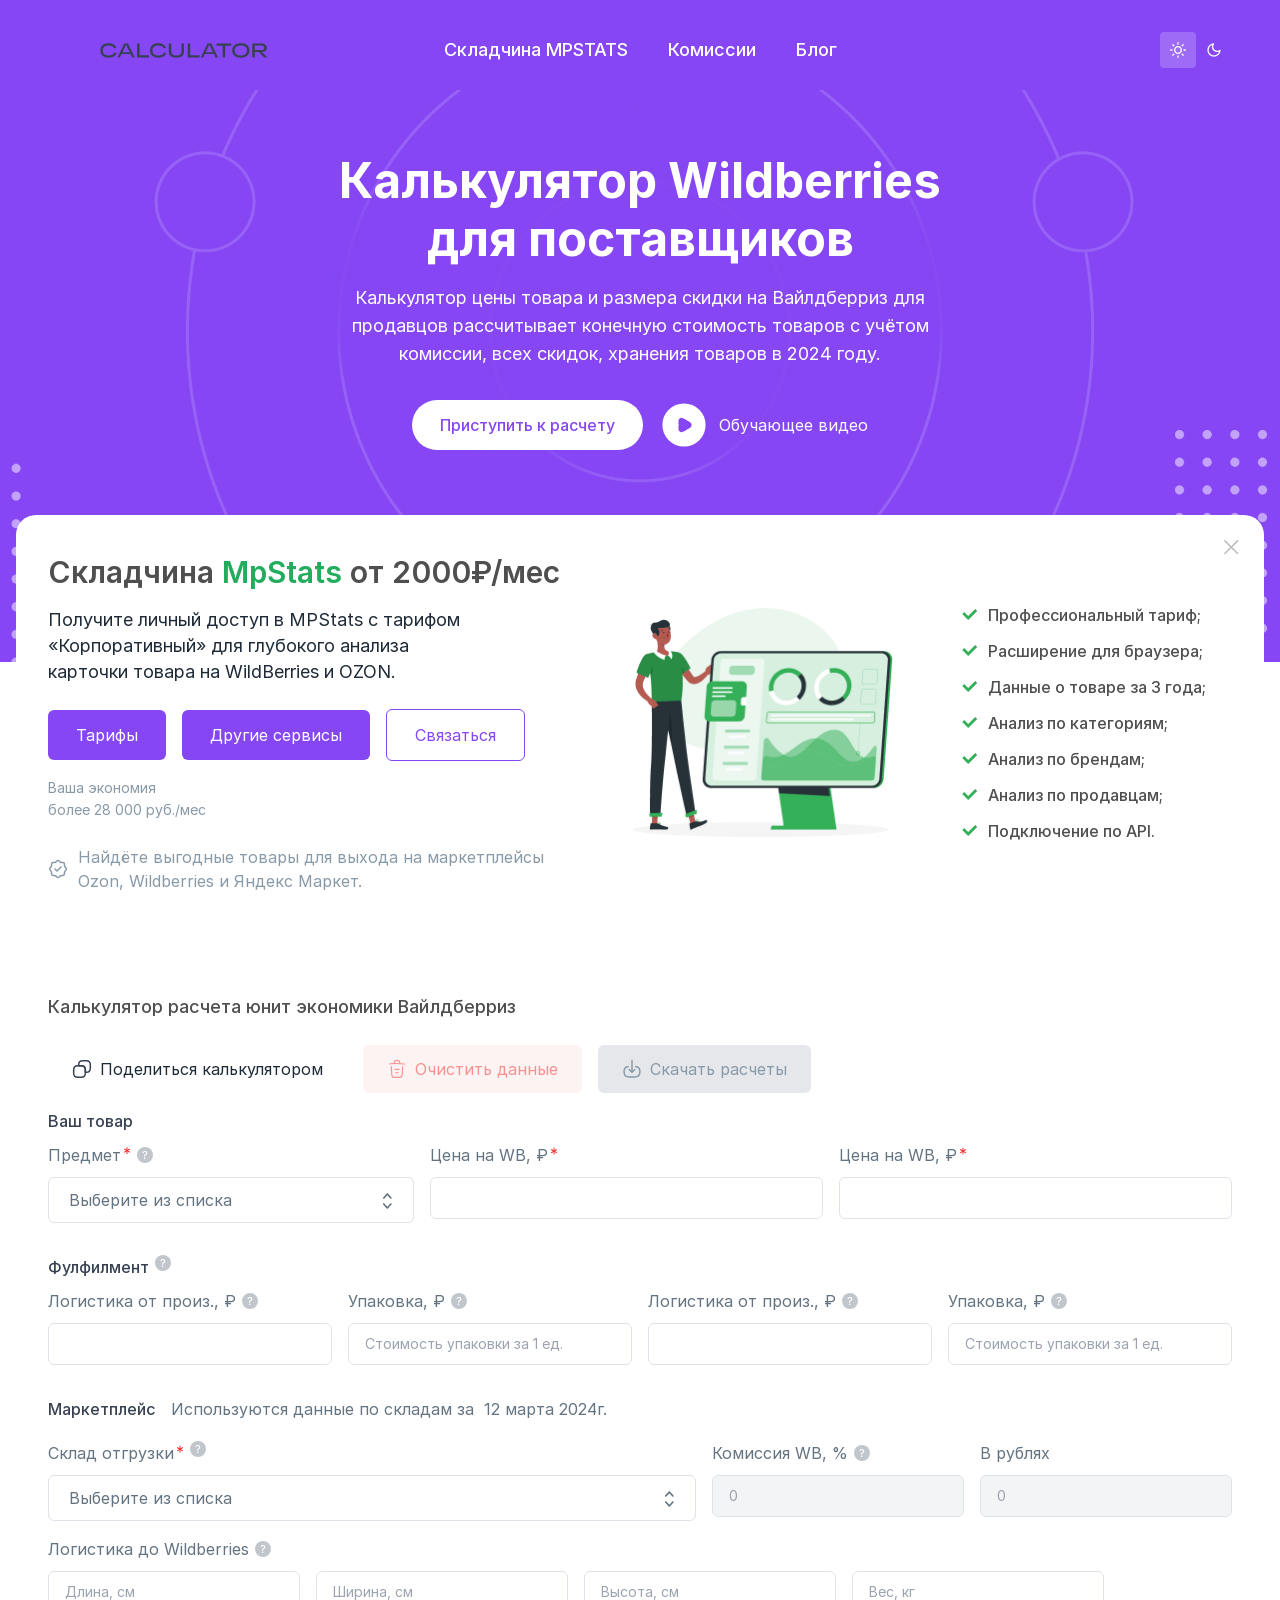
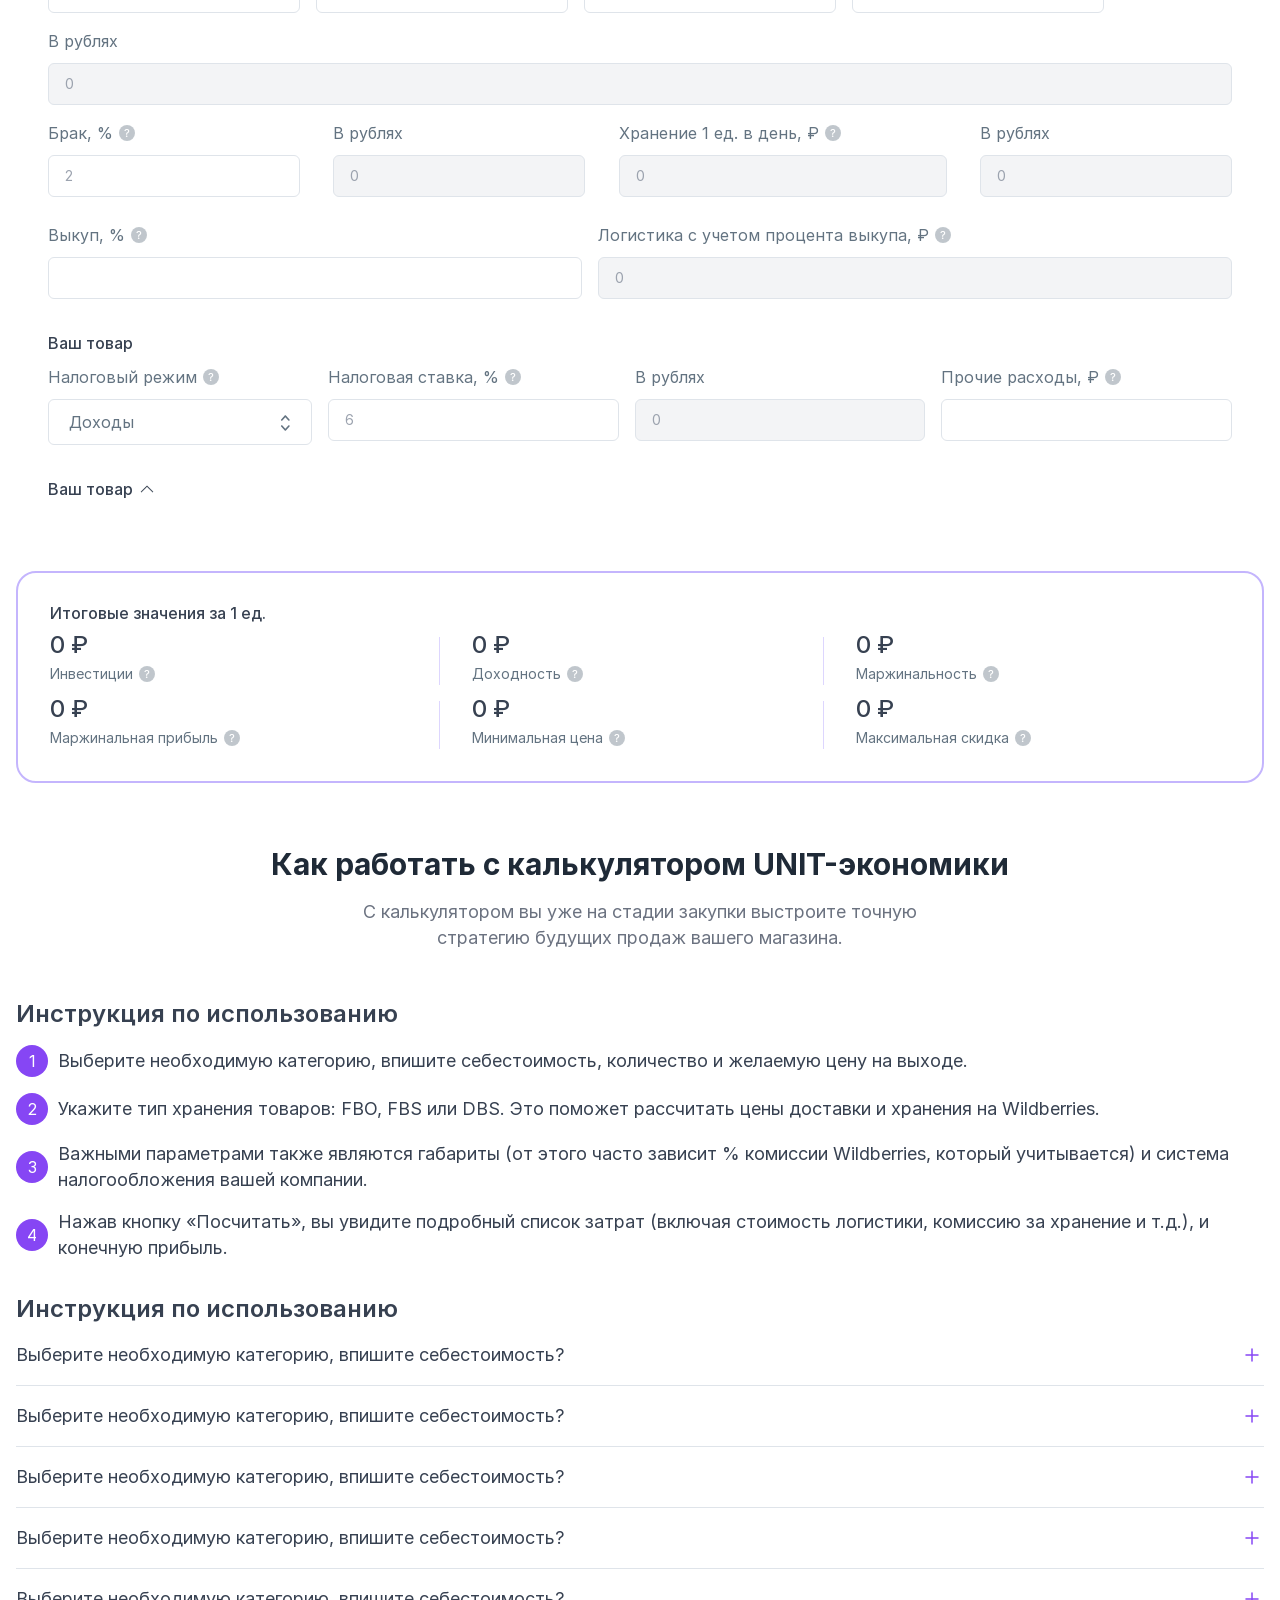
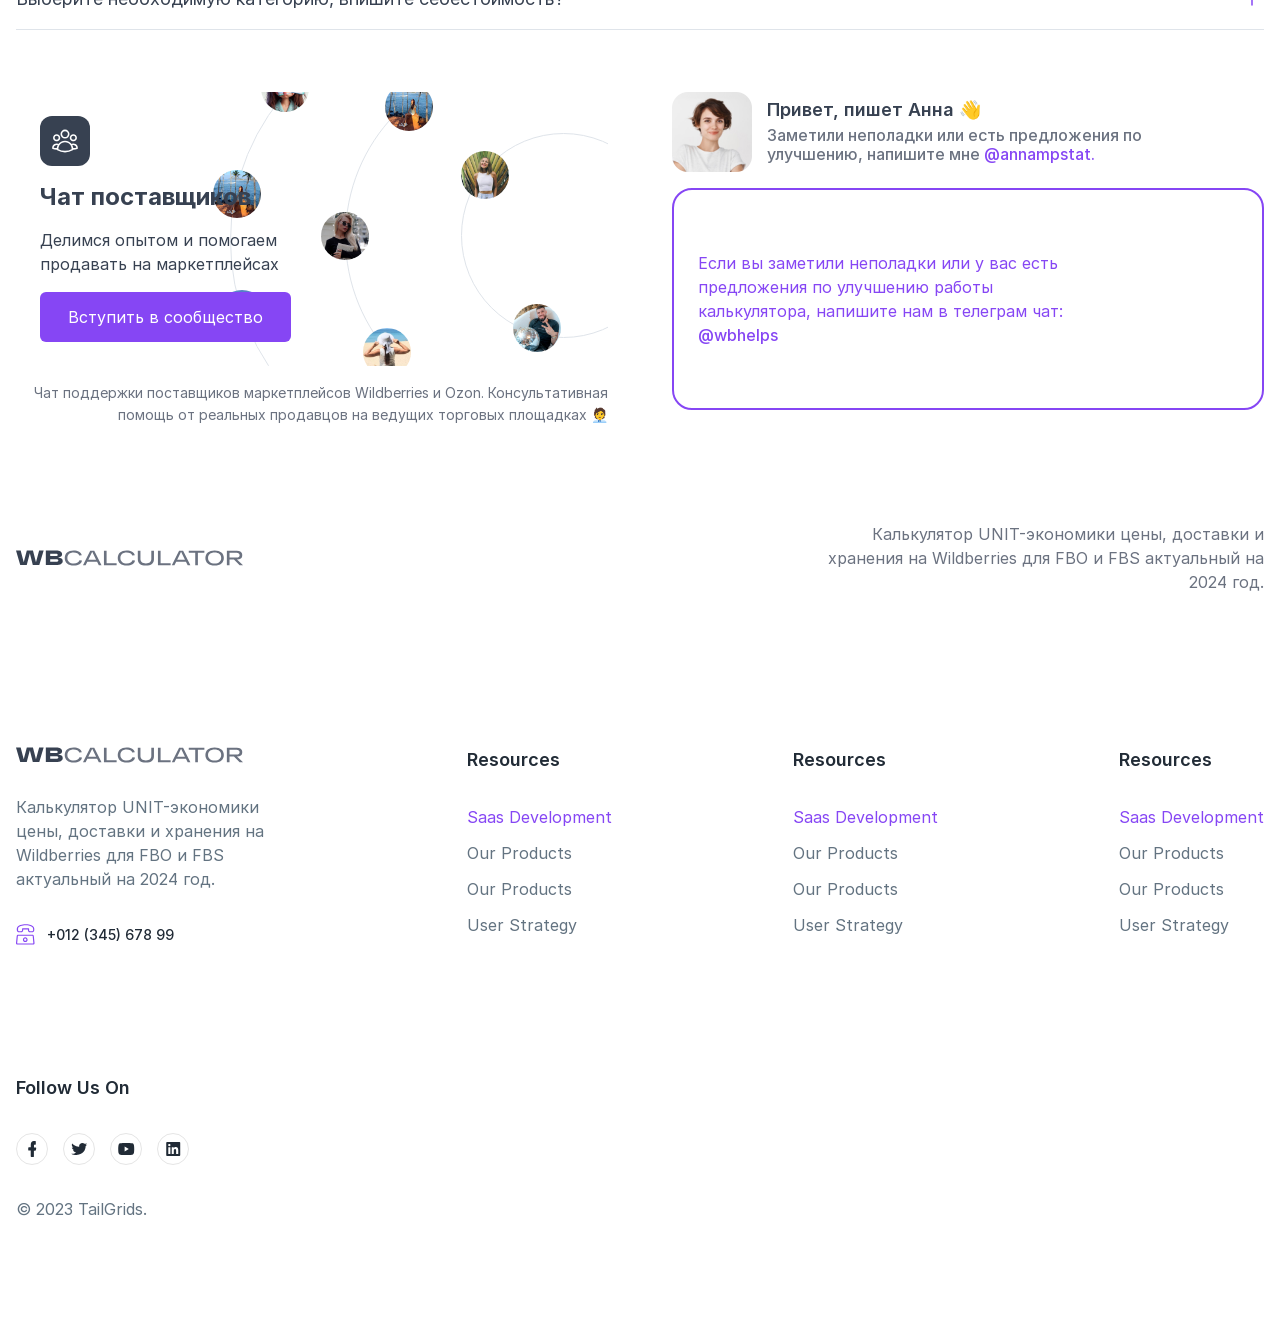
<file: index.html>
<!DOCTYPE html>
<html lang="en">

<head>
	<meta charset="UTF-8">
	<meta name="viewport" content="width=device-width, initial-scale=1.0">
	<title>Document</title>
	<!-- Inter font -->
	<link rel="stylesheet" href="fonts/web/inter.css">
	<!-- custom css link -->
	<link rel="stylesheet" href="css/output.css">
</head>

<body>

	<div class="overflow-hidden relative">

		<!-- main -->
		<main>

			<section class="md:bg-hero-bg bg-purple bg-no-repeat bg-cover bg-center pb-[102px] md:pb-[212px]">
				<!-- header -->
				<header class="bg-purple md:pt-8 992:px-8 md:pb-[22px] py-[14px]">
					<div class="container flex items-center md:justify-normal justify-between">
						<div class="flex items-center gap-4">
							<button class="md:hidden menu-btn space-y-1">
								<span class="w-[18px] duration-200 transition-all h-[1.5px] bg-white rounded-full block"></span>
								<span class="w-[18px] duration-200 transition-all h-[1.5px] bg-white rounded-full block"></span>
								<span class="w-[9px] h-[1.5px] bg-[#DDD6FE] rounded-full block"></span>
							</button>
							<a href="#!">
								<img class="md:w-[227px] w-[143px] h-[10px] md:h-[15px] " src="images/icons/company-logo.svg"
									alt="company-logo" width="227" height="15">
							</a>
						</div>

						<nav
							class="nav md:relative absolute md:top-auto md:left-auto top-[63px] md:bg-transparent bg-[#4F3F6ACC] md:w-auto w-full md:min-h-fit md:h-auto min-h-lvh h-full z-50 mx-0 -left-full duration-300 transition-all md:mx-auto">
							<ul
								class="flex md:bg-transparent relative md:min-h-fit md:h-fit min-h-lvh h-full md:w-auto w-[324px] bg-white md:flex-row flex-col md:gap-10 gap-1 md:pt-0 m-0 md:p-auto pt-6 px-3">
								<li>
									<a class="md:font-medium font-normal md:text-lg text-sm leading-[22px] md:text-white text-dark-3 md:leading-6 md:p-0 py-[5px] pl-2 md:hover:bg-transparent md:rounded-none md:w-auto md:inline-block block w-full hover:bg-purple-light rounded-md"
										href="#!">Складчина MPSTATS</a>
								</li>
								<li>
									<a class="md:font-medium font-normal md:text-lg text-sm leading-[22px] md:text-white text-dark-3 md:leading-6 md:p-0 py-[5px] pl-2 md:hover:bg-transparent md:rounded-none md:w-auto md:inline-block block w-full hover:bg-purple-light rounded-md"
										href="#!">Комиссии</a>
								</li>
								<li>
									<a class="md:font-medium font-normal md:text-lg text-sm leading-[22px] md:text-white text-dark-3 md:leading-6 md:p-0 py-[5px] pl-2 md:hover:bg-transparent md:rounded-none md:w-auto md:inline-block block w-full hover:bg-purple-light rounded-md"
										href="#!">Блог</a>
								</li>
							</ul>
						</nav>

						<div class="flex 992:max-w-[227px] 992:w-full justify-end">
							<div class="bg-[#FFFFFF33] rounded-[4px] p-[10px] cursor-pointer">
								<img src="images/icons/sun.svg" alt="sun" width="16" height="16">
							</div>
							<div class="rounded-[4px] p-[10px] cursor-pointer">
								<img src="images/icons/moon.svg" alt="moon" width="16" height="16">
							</div>
						</div>
					</div>
				</header>

				<div class="container sm:pt-[62px] pt-8 text-center">
					<div class="max-w-[666px] mx-auto text-white">
						<h2 class="font-bold sm:leading-[58px] sm:text-5xl text-2xl leading-[30px]">Калькулятор Wildberries для
							поставщиков</h2>
						<p class="leading-6 sm:text-lg text-base mt-4 sm:mb-8 mb-6">Калькулятор цены товара и размера скидки на
							Вайлдберриз
							для продавцов
							рассчитывает конечную стоимость товаров с учётом
							комиссии, всех скидок, хранения товаров в 2024 году.</p>
						<div class="flex justify-center gap-4 flex-wrap">
							<a class="rounded-full py-[13px] px-7 bg-white leading-6 font-medium text-purple" href="#!">Приступить к
								расчету</a>
							<button class="flex items-center gap-[10px]">
								<img src="images/icons/video-circle.svg" alt="play icon" width="50" height="50">
								<p class="">Обучающее видео</p>
								</bu>
						</div>
					</div>
				</div>
			</section>

			<section class="md:mt-[-9.2rem] mt-[-50px]">
				<div class="container">
					<div
						class="bg-white flex-wrap rounded-[20px] sm:pl-8 p-4 sm:pr-[58px] sm:py-[38px] flex items-center gap-4 justify-between relative">
						<button class="close-btn absolute top-[14px] right-[14px] hover:rotate-180 duration-300">
							<svg width="37" height="37" viewBox="0 0 37 37" fill="none" xmlns="http://www.w3.org/2000/svg">
								<path d="M11.849 24.5771L24.5769 11.8492" stroke="#BDBDBD" stroke-width="1.5" stroke-linecap="round"
									stroke-linejoin="round" />
								<path d="M24.5769 24.5771L11.849 11.8492" stroke="#BDBDBD" stroke-width="1.5" stroke-linecap="round"
									stroke-linejoin="round" />
							</svg>
						</button>
						<div class="1440:max-w-[758px] sm:max-w-[515px] max-w-full">
							<h3 class="sm:text-3xl text-2xl leading-[30px] sm:leading-[38px] font-semibold text-dark">Складчина <span
									class="text-[#21ad5c]">MpStats</span> от
								2000₽/мес</h3>
							<p class="sm:text-lg text-base leading-6 sm:leading-26 pt-4 pb-6 md:max-w-[80%] md:w-full">Получите личный
								доступ в MPStats с тарифом
								«‎Корпоративный»
								для глубокого анализа карточки товара на WildBerries и OZON.</p>
							<div class="flex gap-4 items-center sm:justify-normal justify-between flex-wrap">
								<a class="btn" href="#!">Тарифы</a>
								<a class="btn" href="#!">Другие сервисы</a>
								<a class="btn-outline" href="#!">Связаться</a>
								<p class="text-secondary text-sm leading-[22px]">Ваша экономия <br>
									более 28 000 руб./мес</p>
							</div>
							<div class="flex mt-6 gap-[10px]">
								<img src="images/icons/verify.svg" alt="verify" width="20" height="20">
								<p class="text-secondary leading-6">Найдёте выгодные товары для выхода на маркетплейсы Ozon, Wildberries
									и
									Яндекс Маркет.</p>
							</div>
						</div>
						<img class="sm:block hidden" src="images/statistics-img.png" alt="statistics-img" width="260" height="230">
						<ul class="sm:mt-0 mt-6">
							<li class="flex items-center gap-[10px] text-dark font-medium leading-6 mb-3">
								<img src="images/icons/check.svg" alt="check" width="16" height="16">
								<span>Профессиональный тариф;</span>
							</li>
							<li class="flex items-center gap-[10px] text-dark font-medium leading-6 mb-3">
								<img src="images/icons/check.svg" alt="check" width="16" height="16">
								<span>Расширение для браузера;</span>
							</li>
							<li class="flex items-center gap-[10px] text-dark font-medium leading-6 mb-3">
								<img src="images/icons/check.svg" alt="check" width="16" height="16">
								<span>Данные о товаре за 3 года;</span>
							</li>
							<li class="flex items-center gap-[10px] text-dark font-medium leading-6 mb-3">
								<img src="images/icons/check.svg" alt="check" width="16" height="16">
								<span>Анализ по категориям;</span>
							</li>
							<li class="flex items-center gap-[10px] text-dark font-medium leading-6 mb-3">
								<img src="images/icons/check.svg" alt="check" width="16" height="16">
								<span>Анализ по брендам;</span>
							</li>
							<li class="flex items-center gap-[10px] text-dark font-medium leading-6 mb-3">
								<img src="images/icons/check.svg" alt="check" width="16" height="16">
								<span>Анализ по продавцам;</span>
							</li>
							<li class="flex items-center gap-[10px] text-dark font-medium leading-6">
								<img src="images/icons/check.svg" alt="check" width="16" height="16">
								<span>Подключение по API.</span>
							</li>
						</ul>
					</div>
				</div>
			</section>

			<!-- form section -->
			<section class="form-section mt-[30px]">
				<div class="container">
					<div class="bg-white md:p-8 p-4 md:rounded-[20px] rounded-2xl">
						<div class="flex justify-between items-center flex-wrap gap-y-6">
							<h5 class="text-dark sm:text-lg text-base sm:text-left text-center leading-26 font-medium">Калькулятор
								расчета юнит экономики Вайлдберриз
							</h5>
							<div class="flex gap-4 flex-wrap">
								<button
									class="copy-btn md:w-auto w-full md:text-left md:justify-start justify-center text-center flex items-center gap-2 group hover:bg-purple-light hover:text-purple duration-200 focus:bg-green-light focus:text-green px-6 py-3 rounded-md">
									<svg width="20" height="20" viewBox="0 0 20 20" fill="none" xmlns="http://www.w3.org/2000/svg">
										<path
											d="M13.3333 10.75V14.25C13.3333 17.1667 12.1666 18.3334 9.24996 18.3334H5.74996C2.83329 18.3334 1.66663 17.1667 1.66663 14.25V10.75C1.66663 7.83335 2.83329 6.66669 5.74996 6.66669H9.24996C12.1666 6.66669 13.3333 7.83335 13.3333 10.75Z"
											stroke="#374151" stroke-width="1.5" stroke-linecap="round" stroke-linejoin="round" />
										<path
											d="M18.3333 5.74999V9.24999C18.3333 12.1667 17.1666 13.3333 14.25 13.3333H13.3333V10.75C13.3333 7.83332 12.1666 6.66666 9.24996 6.66666H6.66663V5.74999C6.66663 2.83332 7.83329 1.66666 10.75 1.66666H14.25C17.1666 1.66666 18.3333 2.83332 18.3333 5.74999Z"
											stroke="#374151" stroke-width="1.5" stroke-linecap="round" stroke-linejoin="round" />
									</svg>
									<span>Поделиться калькулятором</span>
								</button>
								<button
									class="trash-btn md:w-auto w-full md:text-left md:justify-start justify-center text-center flex items-center gap-2 group bg-red-light-6 text-red-light-2 hover:bg-red hover:text-white duration-200 px-6 py-3 rounded-md">
									<svg width="20" height="20" viewBox="0 0 20 20" fill="none" xmlns="http://www.w3.org/2000/svg">
										<path
											d="M17.5 4.98335C14.725 4.70835 11.9333 4.56668 9.15 4.56668C7.5 4.56668 5.85 4.65001 4.2 4.81668L2.5 4.98335"
											stroke="#F89090" stroke-width="1.1" stroke-linecap="round" stroke-linejoin="round" />
										<path
											d="M7.08331 4.14166L7.26665 3.04999C7.39998 2.25832 7.49998 1.66666 8.90831 1.66666H11.0916C12.5 1.66666 12.6083 2.29166 12.7333 3.05832L12.9166 4.14166"
											stroke="#F89090" stroke-width="1.1" stroke-linecap="round" stroke-linejoin="round" />
										<path
											d="M15.7084 7.61667L15.1667 16.0083C15.075 17.3167 15 18.3333 12.675 18.3333H7.32502C5.00002 18.3333 4.92502 17.3167 4.83335 16.0083L4.29169 7.61667"
											stroke="#F89090" stroke-width="1.1" stroke-linecap="round" stroke-linejoin="round" />
										<path d="M8.60834 13.75H11.3833" stroke="#F89090" stroke-width="1.1" stroke-linecap="round"
											stroke-linejoin="round" />
										<path d="M7.91669 10.4167H12.0834" stroke="#F89090" stroke-width="1.1" stroke-linecap="round"
											stroke-linejoin="round" />
									</svg>
									<span>Очистить данные</span>
								</button>
								<button
									class="download-btn md:w-auto w-full md:text-left md:justify-start justify-center text-center text-secondary bg-gray-3 flex items-center gap-2 group focus:bg-primary hover:opacity-[75%] hover:bg-primary hover:text-white duration-200 focus:text-white px-6 py-3 rounded-md">
									<svg width="20" height="20" viewBox="0 0 20 20" fill="none" xmlns="http://www.w3.org/2000/svg">
										<path
											d="M13.7 7.41666C16.7 7.67499 17.925 9.21666 17.925 12.5917V12.7C17.925 16.425 16.4333 17.9167 12.7083 17.9167H7.28332C3.55832 17.9167 2.06665 16.425 2.06665 12.7V12.5917C2.06665 9.24166 3.27498 7.69999 6.22498 7.42499"
											stroke="#8899A8" stroke-width="1.5" stroke-linecap="round" stroke-linejoin="round" />
										<path d="M10 1.66666V12.4" stroke="#8899A8" stroke-width="1.5" stroke-linecap="round"
											stroke-linejoin="round" />
										<path d="M12.7917 10.5417L10 13.3333L7.20837 10.5417" stroke="#8899A8" stroke-width="1.5"
											stroke-linecap="round" stroke-linejoin="round" />
									</svg>
									<span>Скачать расчеты</span>
								</button>
							</div>
						</div>
						<div class="sm:mt-4 mt-6">
							<h6 class="form-title">Ваш товар</h6>
							<div
								class="flex justify-between gap-4 gap-y-[6px] flex-wrap sm:pb-0 sm:border-none border-b border-[#ddd6fe] pb-[23px]">
								<div class="flex-1">
									<div class="flex items-center my-[10px]">
										<p class="form-info">Предмет</p>
										<img class="form-star" src="images/icons/form-star.svg" alt="form-star" width="">
										<div class="relative cursor-pointer group">
											<div class="relative cursor-pointer group">
												<img src="images/icons/question.svg" alt="">
												<div
													class="absolute hidden group-hover:block top-full mt-[11px] cursor-auto left-1/2 -translate-x-1/2 bg-dark-3 z-50 rounded-[5px] w-[330px] tooltip-box">
													<div class="relative py-[5px] px-[14px]">
														<div class="absolute top-[-5px] left-1/2 -translate-x-1/2 w-3 h-3 bg-dark-3 rotate-45">
														</div>
														<p class="text-sm leading-[20px] text-white">
															Является не обязательным для заполнения блоком
														</p>
													</div>
												</div>
											</div>
											<div
												class="absolute hidden group-hover:block top-full mt-[11px] cursor-auto left-1/2 -translate-x-1/2 bg-dark-3 z-50 rounded-[5px] w-[330px] tooltip-box">
												<div class="relative py-[5px] px-[14px]">
													<div class="absolute top-[-5px] left-1/2 -translate-x-1/2 w-3 h-3 bg-dark-3 rotate-45"></div>
													<p class="text-sm leading-[20px] text-white">
														Является не обязательным для заполнения блоком
													</p>
												</div>
											</div>
										</div>
									</div>
									<div class="sellect-dropdown relative w-full">
										<img class="clear-icon hidden" src="images/icons/close-icon-two.svg" alt="">
										<input class="select-input textBox" type="text" placeholder="Выберите из списка" readonly="">
										<div
											class="option border border-gray-2 absolute top-full mt-[10px] z-[60] w-full bg-[#fff] rounded-md pl-3 pr-2 py-[10px] overflow-hidden hidden">
											<div class="option-scroll overflow-y-auto h-[153px] pr-2">
												<div
													class="flex items-center justify-between option-item py-[7px] text-base leading-6 text-dark font-normal px-2 cursor-pointer hover:bg-purple-light rounded-md">
													3D-очки
													<img class="check-icon hidden" src="images/icons/check-icon.svg" alt="check">
												</div>
												<div
													class="flex items-center justify-between option-item py-[7px] text-base leading-6 text-dark font-normal px-2 cursor-pointer hover:bg-purple-light rounded-md">
													3D-очки
													<img class="check-icon hidden" src="images/icons/check-icon.svg" alt="check">
												</div>
												<div
													class="flex items-center justify-between option-item py-[7px] text-base leading-6 text-dark font-normal px-2 cursor-pointer hover:bg-purple-light rounded-md">
													3D-очки
													<img class="check-icon hidden" src="images/icons/check-icon.svg" alt="check">
												</div>
												<div
													class="flex items-center justify-between option-item py-[7px] text-base leading-6 text-dark font-normal px-2 cursor-pointer hover:bg-purple-light rounded-md">
													3D-очки
													<img class="check-icon hidden" src="images/icons/check-icon.svg" alt="check">
												</div>
												<div
													class="flex items-center justify-between option-item py-[7px] text-base leading-6 text-dark font-normal px-2 cursor-pointer hover:bg-purple-light rounded-md">
													3D-очки
													<img class="check-icon hidden" src="images/icons/check-icon.svg" alt="check">
												</div>
											</div>
										</div>
									</div>
									<p class="warning-text hidden text-red text-sm leading-[22px] mt-1">
										Обязательное поле
									</p>
								</div>
								<div class="flex-1">
									<div class="flex my-[10px]">
										<p class="form-info">Цена на WB, ₽</p>
										<img class="form-star" src="images/icons/form-star.svg" alt="form-star" width="">
									</div>
									<div class="error-box">
										<input class="form-input" type="text">
										<p class="error_input hidden text-red text-sm mt-1 leading-[22px]">Обязательное поле</p>
									</div>
								</div>
								<div class="flex-1">
									<div class="flex my-[10px]">
										<p class="form-info">Цена на WB, ₽</p>
										<img class="form-star" src="images/icons/form-star.svg" alt="form-star" width="">
									</div>
									<div class="error-box">
										<input class="form-input" type="text">
										<p class="error_input hidden text-red text-sm mt-1 leading-[22px]">Обязательное поле</p>
									</div>
								</div>
							</div>
							<div class="flex gap-[6px] sm:mt-8 mt-6">
								<h6 class="form-title">Фулфилмент</h6>
								<div class="relative cursor-pointer group">
									<div class="relative cursor-pointer group">
										<img src="images/icons/question.svg" alt="">
										<div
											class="absolute hidden group-hover:block top-full mt-[11px] cursor-auto left-1/2 -translate-x-1/2 bg-dark-3 z-50 rounded-[5px] w-[330px] tooltip-box">
											<div class="relative py-[5px] px-[14px]">
												<div class="absolute top-[-5px] left-1/2 -translate-x-1/2 w-3 h-3 bg-dark-3 rotate-45"></div>
												<p class="text-sm leading-[20px] text-white">
													Является не обязательным для заполнения блоком
												</p>
											</div>
										</div>
									</div>
									<div
										class="absolute hidden group-hover:block top-full mt-[11px] cursor-auto left-1/2 -translate-x-1/2 bg-dark-3 z-50 rounded-[5px] w-[330px] tooltip-box">
										<div class="relative py-[5px] px-[14px]">
											<div class="absolute top-[-5px] left-1/2 -translate-x-1/2 w-3 h-3 bg-dark-3 rotate-45"></div>
											<p class="text-sm leading-[20px] text-white">
												Является не обязательным для заполнения блоком
											</p>
										</div>
									</div>
								</div>
							</div>
							<div
								class="flex justify-between gap-4 gap-y-[6px] flex-wrap sm:pb-0 pb-[23px] sm:border-none border-b border-[#ddd6fe]">
								<div class="flex-1">
									<div class="flex items-center my-[10px] gap-[6px]">
										<p class="form-info">Логистика от произ., ₽</p>
										<div class="relative cursor-pointer group">
											<div class="relative cursor-pointer group">
												<img src="images/icons/question.svg" alt="">
												<div
													class="absolute hidden group-hover:block top-full mt-[11px] cursor-auto left-1/2 -translate-x-1/2 bg-dark-3 z-50 rounded-[5px] w-[330px] tooltip-box">
													<div class="relative py-[5px] px-[14px]">
														<div class="absolute top-[-5px] left-1/2 -translate-x-1/2 w-3 h-3 bg-dark-3 rotate-45">
														</div>
														<p class="text-sm leading-[20px] text-white">
															Является не обязательным для заполнения блоком
														</p>
													</div>
												</div>
											</div>
											<div
												class="absolute hidden group-hover:block top-full mt-[11px] cursor-auto left-1/2 -translate-x-1/2 bg-dark-3 z-50 rounded-[5px] w-[330px] tooltip-box">
												<div class="relative py-[5px] px-[14px]">
													<div class="absolute top-[-5px] left-1/2 -translate-x-1/2 w-3 h-3 bg-dark-3 rotate-45"></div>
													<p class="text-sm leading-[20px] text-white">
														Является не обязательным для заполнения блоком
													</p>
												</div>
											</div>
										</div>
									</div>
									<div class="error-box">
										<input class="form-input" type="text">
										<p class="error_input hidden text-red text-sm mt-1 leading-[22px]">Обязательное поле</p>
									</div>
								</div>
								<div class="flex-1">
									<div class="flex items-center my-[10px] gap-[6px]">
										<p class="form-info">Упаковка, ₽</p>
										<div class="relative cursor-pointer group">
											<div class="relative cursor-pointer group">
												<img src="images/icons/question.svg" alt="">
												<div
													class="absolute hidden group-hover:block top-full mt-[11px] cursor-auto left-1/2 -translate-x-1/2 bg-dark-3 z-50 rounded-[5px] w-[330px] tooltip-box">
													<div class="relative py-[5px] px-[14px]">
														<div class="absolute top-[-5px] left-1/2 -translate-x-1/2 w-3 h-3 bg-dark-3 rotate-45">
														</div>
														<p class="text-sm leading-[20px] text-white">
															Является не обязательным для заполнения блоком
														</p>
													</div>
												</div>
											</div>
											<div
												class="absolute hidden group-hover:block top-full mt-[11px] cursor-auto left-1/2 -translate-x-1/2 bg-dark-3 z-50 rounded-[5px] w-[330px] tooltip-box">
												<div class="relative py-[5px] px-[14px]">
													<div class="absolute top-[-5px] left-1/2 -translate-x-1/2 w-3 h-3 bg-dark-3 rotate-45"></div>
													<p class="text-sm leading-[20px] text-white">
														Является не обязательным для заполнения блоком
													</p>
												</div>
											</div>
										</div>
									</div>
									<div class="error-box">
										<input class="form-input" type="text" placeholder="Стоимость упаковки за 1 ед.">
										<p class="error_input hidden text-red text-sm mt-1 leading-[22px]">Обязательное поле</p>
									</div>
								</div>
								<div class="flex-1">
									<div class="flex items-center my-[10px] gap-[6px]">
										<p class="form-info">Логистика от произ., ₽</p>
										<div class="relative cursor-pointer group">
											<div class="relative cursor-pointer group">
												<img src="images/icons/question.svg" alt="">
												<div
													class="absolute hidden group-hover:block top-full mt-[11px] cursor-auto left-1/2 -translate-x-1/2 bg-dark-3 z-50 rounded-[5px] w-[330px] tooltip-box">
													<div class="relative py-[5px] px-[14px]">
														<div class="absolute top-[-5px] left-1/2 -translate-x-1/2 w-3 h-3 bg-dark-3 rotate-45">
														</div>
														<p class="text-sm leading-[20px] text-white">
															Является не обязательным для заполнения блоком
														</p>
													</div>
												</div>
											</div>
											<div
												class="absolute hidden group-hover:block top-full mt-[11px] cursor-auto left-1/2 -translate-x-1/2 bg-dark-3 z-50 rounded-[5px] w-[330px] tooltip-box">
												<div class="relative py-[5px] px-[14px]">
													<div class="absolute top-[-5px] left-1/2 -translate-x-1/2 w-3 h-3 bg-dark-3 rotate-45"></div>
													<p class="text-sm leading-[20px] text-white">
														Является не обязательным для заполнения блоком
													</p>
												</div>
											</div>
										</div>
									</div>
									<div class="error-box">
										<input class="form-input" type="text">
										<p class="error_input hidden text-red text-sm mt-1 leading-[22px]">Обязательное поле</p>
									</div>
								</div>
								<div class="flex-1">
									<div class="flex items-center my-[10px] gap-[6px]">
										<p class="form-info">Упаковка, ₽</p>
										<div class="relative cursor-pointer group">
											<div class="relative cursor-pointer group">
												<img src="images/icons/question.svg" alt="">
												<div
													class="absolute hidden group-hover:block top-full mt-[11px] cursor-auto left-1/2 -translate-x-1/2 bg-dark-3 z-50 rounded-[5px] w-[330px] tooltip-box">
													<div class="relative py-[5px] px-[14px]">
														<div class="absolute top-[-5px] left-1/2 -translate-x-1/2 w-3 h-3 bg-dark-3 rotate-45">
														</div>
														<p class="text-sm leading-[20px] text-white">
															Является не обязательным для заполнения блоком
														</p>
													</div>
												</div>
											</div>
											<div
												class="absolute hidden group-hover:block top-full mt-[11px] cursor-auto left-1/2 -translate-x-1/2 bg-dark-3 z-50 rounded-[5px] w-[330px] tooltip-box">
												<div class="relative py-[5px] px-[14px]">
													<div class="absolute top-[-5px] left-1/2 -translate-x-1/2 w-3 h-3 bg-dark-3 rotate-45"></div>
													<p class="text-sm leading-[20px] text-white">
														Является не обязательным для заполнения блоком
													</p>
												</div>
											</div>
										</div>
									</div>
									<div class="error-box">
										<input class="form-input" type="text" placeholder="Стоимость упаковки за 1 ед.">
										<p class="error_input hidden text-red text-sm mt-1 leading-[22px]">Обязательное поле</p>
									</div>
								</div>
							</div>
							<div class="flex gap-4 flex-wrap mt-8 mb-[10px]">
								<h6 class="form-title">Маркетплейс</h6>
								<p class="form-info">Используются данные по складам за  12 марта 2024г.</p>
							</div>
							<div class="flex justify-between gap-4 gap-y-[6px] flex-wrap">
								<div class="flex-1 min-w-[328px]">
									<div class="flex my-[10px]">
										<p class="form-info">Склад отгрузки</p>
										<img class="form-star" src="images/icons/form-star.svg" alt="form-star" width="">
										<div class="relative cursor-pointer group">
											<div class="relative cursor-pointer group">
												<img src="images/icons/question.svg" alt="">
												<div
													class="absolute hidden group-hover:block top-full mt-[11px] cursor-auto left-1/2 -translate-x-1/2 bg-dark-3 z-50 rounded-[5px] w-[330px] tooltip-box">
													<div class="relative py-[5px] px-[14px]">
														<div class="absolute top-[-5px] left-1/2 -translate-x-1/2 w-3 h-3 bg-dark-3 rotate-45">
														</div>
														<p class="text-sm leading-[20px] text-white">
															Является не обязательным для заполнения блоком
														</p>
													</div>
												</div>
											</div>
											<div
												class="absolute hidden group-hover:block top-full mt-[11px] cursor-auto left-1/2 -translate-x-1/2 bg-dark-3 z-50 rounded-[5px] w-[330px] tooltip-box">
												<div class="relative py-[5px] px-[14px]">
													<div class="absolute top-[-5px] left-1/2 -translate-x-1/2 w-3 h-3 bg-dark-3 rotate-45"></div>
													<p class="text-sm leading-[20px] text-white">
														Является не обязательным для заполнения блоком
													</p>
												</div>
											</div>
										</div>
									</div>
									<div class="sellect-dropdown relative w-full">
										<img class="clear-icon hidden" src="images/icons/close-icon-two.svg" alt="">
										<input class="select-input textBox" type="text" placeholder="Выберите из списка" readonly="">
										<div
											class="option border border-gray-2 absolute top-full mt-[10px] z-[60] w-full bg-[#fff] rounded-md pl-3 pr-2 py-[10px] overflow-hidden hidden">
											<div class="option-scroll overflow-y-auto h-[153px] pr-2">
												<div
													class="flex items-center justify-between option-item py-[7px] text-base leading-6 text-dark font-normal px-2 cursor-pointer hover:bg-purple-light rounded-md">
													3D-очки
													<img class="check-icon hidden" src="images/icons/check-icon.svg" alt="check">
												</div>
												<div
													class="flex items-center justify-between option-item py-[7px] text-base leading-6 text-dark font-normal px-2 cursor-pointer hover:bg-purple-light rounded-md">
													3D-очки
													<img class="check-icon hidden" src="images/icons/check-icon.svg" alt="check">
												</div>
												<div
													class="flex items-center justify-between option-item py-[7px] text-base leading-6 text-dark font-normal px-2 cursor-pointer hover:bg-purple-light rounded-md">
													3D-очки
													<img class="check-icon hidden" src="images/icons/check-icon.svg" alt="check">
												</div>
												<div
													class="flex items-center justify-between option-item py-[7px] text-base leading-6 text-dark font-normal px-2 cursor-pointer hover:bg-purple-light rounded-md">
													3D-очки
													<img class="check-icon hidden" src="images/icons/check-icon.svg" alt="check">
												</div>
												<div
													class="flex items-center justify-between option-item py-[7px] text-base leading-6 text-dark font-normal px-2 cursor-pointer hover:bg-purple-light rounded-md">
													3D-очки
													<img class="check-icon hidden" src="images/icons/check-icon.svg" alt="check">
												</div>
											</div>
										</div>
									</div>
									<p class="warning-text hidden text-red text-sm leading-[22px] mt-1">
										Обязательное поле
									</p>
								</div>
								<div class="flex gap-4">
									<div class="flex-1 min-w-[210px] sm:max-w-fit max-w-[210px]">
										<div class="flex items-center my-[10px] gap-[6px]">
											<p class="form-info">Комиссия WB, %</p>
											<div class="relative cursor-pointer group">
												<div class="relative cursor-pointer group">
													<img src="images/icons/question.svg" alt="">
													<div
														class="absolute hidden group-hover:block top-full mt-[11px] cursor-auto left-1/2 -translate-x-1/2 bg-dark-3 z-50 rounded-[5px] w-[330px] tooltip-box">
														<div class="relative py-[5px] px-[14px]">
															<div class="absolute top-[-5px] left-1/2 -translate-x-1/2 w-3 h-3 bg-dark-3 rotate-45">
															</div>
															<p class="text-sm leading-[20px] text-white">
																Является не обязательным для заполнения блоком
															</p>
														</div>
													</div>
												</div>
												<div
													class="absolute hidden group-hover:block top-full mt-[11px] cursor-auto left-1/2 -translate-x-1/2 bg-dark-3 z-50 rounded-[5px] w-[330px] tooltip-box">
													<div class="relative py-[5px] px-[14px]">
														<div class="absolute top-[-5px] left-1/2 -translate-x-1/2 w-3 h-3 bg-dark-3 rotate-45">
														</div>
														<p class="text-sm leading-[20px] text-white">
															Является не обязательным для заполнения блоком
														</p>
													</div>
												</div>
											</div>
										</div>
										<input class="form-input" type="text" disabled placeholder="0">
									</div>
									<div class="flex-1 480:min-w-[102px] 1440:w-full min-w-[102px]">
										<div class="flex my-[10px]">
											<p class="form-info">В рублях</p>
										</div>
										<input class="form-input" type="text" disabled placeholder="0">
									</div>
								</div>
								<div class="flex-1">
									<div class="flex my-[10px] gap-[6px] items-center">
										<p class="form-info">Логистика до Wildberries</p>
										<div class="relative cursor-pointer group">
											<div class="relative cursor-pointer group">
												<img src="images/icons/question.svg" alt="">
												<div
													class="absolute hidden group-hover:block top-full mt-[11px] cursor-auto left-1/2 -translate-x-1/2 bg-dark-3 z-50 rounded-[5px] w-[330px] tooltip-box">
													<div class="relative py-[5px] px-[14px]">
														<div class="absolute top-[-5px] left-1/2 -translate-x-1/2 w-3 h-3 bg-dark-3 rotate-45">
														</div>
														<p class="text-sm leading-[20px] text-white">
															Является не обязательным для заполнения блоком
														</p>
													</div>
												</div>
											</div>
											<div
												class="absolute hidden group-hover:block top-full mt-[11px] cursor-auto left-1/2 -translate-x-1/2 bg-dark-3 z-50 rounded-[5px] w-[330px] tooltip-box">
												<div class="relative py-[5px] px-[14px]">
													<div class="absolute top-[-5px] left-1/2 -translate-x-1/2 w-3 h-3 bg-dark-3 rotate-45"></div>
													<p class="text-sm leading-[20px] text-white">
														Является не обязательным для заполнения блоком
													</p>
												</div>
											</div>
										</div>
									</div>
									<div class="flex md:flex-nowrap flex-wrap gap-4">
										<div class="error-box">
											<input class="form-input 480:min-w-[134px] 480:max-w-fit max-w-[155px]" type="text"
												placeholder="Длина, см">
											<p class="error_input hidden text-red text-sm mt-1 leading-[22px]">Обязательное поле</p>
										</div>
										<div class="error-box">
											<input class="form-input 480:min-w-[134px] 480:max-w-fit max-w-[155px]" type="text"
												placeholder="Ширина, см">
											<p class="error_input hidden text-red text-sm mt-1 leading-[22px]">Обязательное поле</p>
										</div>
										<div class="error-box">
											<input class="form-input 480:min-w-[134px] 480:max-w-fit max-w-[155px]" type="text"
												placeholder="Высота, см ">
											<p class="error_input hidden text-red text-sm mt-1 leading-[22px]">Обязательное поле</p>
										</div>
										<div class="error-box">
											<input class="form-input 480:min-w-[102px] 480:max-w-fit max-w-[155px]" type="text"
												placeholder="Вес, кг">
											<p class="error_input hidden text-red text-sm mt-1 leading-[22px]">Обязательное поле</p>
										</div>
									</div>
								</div>
								<div class="flex-1">
									<div class="flex my-[10px]">
										<p class="form-info">В рублях</p>
									</div>
									<div class="flex gap-4">
										<input class="form-input min-w-[102px]" type="text" placeholder="0" disabled>
									</div>
								</div>
							</div>
							<div
								class="flex justify-between gap-4 mt-[6px] flex-wrap sm:pb-0 pb-[23px] sm:border-none border-b border-[#ddd6fe]">
								<div class="flex-1 1440:max-w-[210px] sm:max-w-fit max-w-[205px] 1440:min-w-[auto] sm:min-w-[210px]">
									<div class="flex my-[10px] gap-[6px] items-center">
										<p class="form-info">Брак, %</p>
										<div class="relative cursor-pointer group">
											<img src="images/icons/question.svg" alt="">
											<div
												class="absolute hidden group-hover:block top-full mt-[11px] cursor-auto left-1/2 -translate-x-1/2 bg-dark-3 z-50 rounded-[5px] w-[330px] tooltip-box">
												<div class="relative py-[5px] px-[14px]">
													<div class="absolute top-[-5px] left-1/2 -translate-x-1/2 w-3 h-3 bg-dark-3 rotate-45"></div>
													<p class="text-sm leading-[20px] text-white">
														Является не обязательным для заполнения блоком
													</p>
												</div>
											</div>
										</div>
									</div>
									<div class="error-box">
										<input class="form-input" type="text" placeholder="2">
										<p class="error_input hidden text-red text-sm mt-1 leading-[22px]">Обязательное поле</p>
									</div>
								</div>
								<div
									class="flex-1 sm:max-w-fit max-w-[102px] 1440:max-w-[102px] 1440:min-w-[auto] sm:min-w-[102px] items-center 1440:w-full">
									<div class="flex my-[10px]">
										<p class="form-info">В рублях</p>
									</div>
									<input class="form-input" type="text" disabled placeholder="0">
								</div>
								<div class="flex-1 sm:min-w-[328px] sm:max-w-fit max-w-[205px] 1440:w-full">
									<div class="flex items-center my-[10px] gap-[6px]">
										<p class="form-info">Хранение 1 ед. в день, ₽</p>
										<div class="relative cursor-pointer group">
											<div class="relative cursor-pointer group">
												<img src="images/icons/question.svg" alt="">
												<div
													class="absolute hidden group-hover:block top-full mt-[11px] cursor-auto left-1/2 -translate-x-1/2 bg-dark-3 z-50 rounded-[5px] w-[330px] tooltip-box">
													<div class="relative py-[5px] px-[14px]">
														<div class="absolute top-[-5px] left-1/2 -translate-x-1/2 w-3 h-3 bg-dark-3 rotate-45">
														</div>
														<p class="text-sm leading-[20px] text-white">
															Является не обязательным для заполнения блоком
														</p>
													</div>
												</div>
											</div>
											<div
												class="absolute hidden group-hover:block top-full mt-[11px] cursor-auto left-1/2 -translate-x-1/2 bg-dark-3 z-50 rounded-[5px] w-[330px] tooltip-box">
												<div class="relative py-[5px] px-[14px]">
													<div class="absolute top-[-5px] left-1/2 -translate-x-1/2 w-3 h-3 bg-dark-3 rotate-45"></div>
													<p class="text-sm leading-[20px] text-white">
														Является не обязательным для заполнения блоком
													</p>
												</div>
											</div>
										</div>
									</div>
									<input class="form-input" type="text" disabled placeholder="0">
								</div>
								<div class="flex-1 1440:max-w-[102px] sm:max-w-fit max-w-[102px] 1440:min-w-[auto] min-w-[102px]">
									<div class="flex my-[10px] gap-[6px] items-center">
										<p class="form-info">В рублях</p>
									</div>
									<div class="flex gap-4">
										<input class="form-input min-w-[102px]" type="text" disabled placeholder="0">
									</div>
								</div>
								<div class="flex-1 1440:max-w-[176px] max-w-[auto] 1440:min-w-[auto] min-w-[176px]">
									<div class="flex gap-[6px] items-center my-[10px]">
										<p class="form-info">Выкуп, %</p>
										<div class="relative cursor-pointer group">
											<img src="images/icons/question.svg" alt="">
											<div
												class="absolute hidden group-hover:block top-full mt-[11px] cursor-auto left-1/2 -translate-x-1/2 bg-dark-3 z-50 rounded-[5px] w-[330px] tooltip-box">
												<div class="relative py-[5px] px-[14px]">
													<div class="absolute top-[-5px] left-1/2 -translate-x-1/2 w-3 h-3 bg-dark-3 rotate-45"></div>
													<p class="text-sm leading-[20px] text-white">
														Является не обязательным для заполнения блоком
													</p>
												</div>
											</div>
										</div>
									</div>
									<div class="flex gap-4">
										<div class="error-box w-full">
											<input class="form-input" type="text">
											<p class="error_input hidden text-red text-sm mt-1 leading-[22px]">Обязательное поле</p>
										</div>
									</div>
								</div>
								<div class="flex-1">
									<div class="flex gap-[6px] items-center my-[10px]">
										<p class="form-info">Логистика с учетом процента выкупа, ₽</p>
										<div class="relative cursor-pointer group">
											<img src="images/icons/question.svg" alt="">
											<div
												class="absolute hidden group-hover:block top-full mt-[11px] cursor-auto left-1/2 -translate-x-1/2 bg-dark-3 z-50 rounded-[5px] w-[330px] tooltip-box">
												<div class="relative py-[5px] px-[14px]">
													<div class="absolute top-[-5px] left-1/2 -translate-x-1/2 w-3 h-3 bg-dark-3 rotate-45"></div>
													<p class="text-sm leading-[20px] text-white">
														Является не обязательным для заполнения блоком
													</p>
												</div>
											</div>
										</div>
									</div>
									<div class="flex gap-4">
										<input class="form-input" type="text" placeholder="0" disabled>
									</div>
								</div>
							</div>

							<h6 class="form-title mt-8">Ваш товар</h6>
							<div
								class="flex justify-between gap-4 gap-y-[6px] flex-wrap sm:border-none sm:pb-0 pb-[23px] sm:bordder-0 border-b border-[#ddd6fe]">
								<div class="flex-1 md:max-w-[328px]">
									<div class="flex my-[10px] gap-[6px] items-center">
										<p class="form-info">Налоговый режим</p>
										<div class="relative cursor-pointer group">
											<img src="images/icons/question.svg" alt="">
											<div
												class="absolute hidden group-hover:block top-full mt-[11px] cursor-auto left-1/2 -translate-x-1/2 bg-dark-3 z-50 rounded-[5px] w-[330px] tooltip-box">
												<div class="relative py-[5px] px-[14px]">
													<div class="absolute top-[-5px] left-1/2 -translate-x-1/2 w-3 h-3 bg-dark-3 rotate-45"></div>
													<p class="text-sm leading-[20px] text-white">
														Является не обязательным для заполнения блоком
													</p>
												</div>
											</div>
										</div>
									</div>
									<div class="sellect-dropdown relative w-full">
										<img class="clear-icon hidden" src="images/icons/close-icon-two.svg" alt="">
										<input class="select-input textBox" type="text" placeholder="Доходы" readonly="">
										<div
											class="option border border-gray-2 absolute top-full mt-[10px] z-[60] w-full bg-[#fff] rounded-md pl-3 pr-2 py-[10px] overflow-hidden hidden">
											<div class="option-scroll overflow-y-auto h-[153px] pr-2">
												<div
													class="flex items-center justify-between option-item py-[7px] text-base leading-6 text-dark font-normal px-2 cursor-pointer hover:bg-purple-light rounded-md">
													3D-очки
													<img class="check-icon hidden" src="images/icons/check-icon.svg" alt="check">
												</div>
												<div
													class="flex items-center justify-between option-item py-[7px] text-base leading-6 text-dark font-normal px-2 cursor-pointer hover:bg-purple-light rounded-md">
													3D-очки
													<img class="check-icon hidden" src="images/icons/check-icon.svg" alt="check">
												</div>
												<div
													class="flex items-center justify-between option-item py-[7px] text-base leading-6 text-dark font-normal px-2 cursor-pointer hover:bg-purple-light rounded-md">
													3D-очки
													<img class="check-icon hidden" src="images/icons/check-icon.svg" alt="check">
												</div>
												<div
													class="flex items-center justify-between option-item py-[7px] text-base leading-6 text-dark font-normal px-2 cursor-pointer hover:bg-purple-light rounded-md">
													3D-очки
													<img class="check-icon hidden" src="images/icons/check-icon.svg" alt="check">
												</div>
												<div
													class="flex items-center justify-between option-item py-[7px] text-base leading-6 text-dark font-normal px-2 cursor-pointer hover:bg-purple-light rounded-md">
													3D-очки
													<img class="check-icon hidden" src="images/icons/check-icon.svg" alt="check">
												</div>
											</div>
										</div>
									</div>
									<p class="warning-text hidden text-red text-sm leading-[22px] mt-1">
										Обязательное поле
									</p>
								</div>
								<div class="flex-1 1440:max-w-[210px] max-w-[auto] 1440:min-w-[auto] min-w-[210px]">
									<div class="flex my-[10px] gap-[6px] items-center">
										<p class="form-info">Налоговая ставка, %</p>
										<div class="relative cursor-pointer group">
											<img src="images/icons/question.svg" alt="">
											<div
												class="absolute hidden group-hover:block top-full mt-[11px] cursor-auto left-1/2 -translate-x-1/2 bg-dark-3 z-50 rounded-[5px] w-[330px] tooltip-box">
												<div class="relative py-[5px] px-[14px]">
													<div class="absolute top-[-5px] left-1/2 -translate-x-1/2 w-3 h-3 bg-dark-3 rotate-45"></div>
													<p class="text-sm leading-[20px] text-white">
														Является не обязательным для заполнения блоком
													</p>
												</div>
											</div>
										</div>
									</div>
									<div class="error-box">
										<input class="form-input" type="text" placeholder="6">
										<p class="error_input hidden text-red text-sm mt-1 leading-[22px]">Обязательное поле</p>
									</div>
								</div>
								<div class="flex-1 1440:max-w-[102px] max-w-[auto] 1440:min-w-[auto] min-w-[102px]">
									<div class="flex my-[10px]">
										<p class="form-info">В рублях</p>
									</div>
									<input class="form-input" type="text" placeholder="0" disabled>
								</div>
								<div class="flex-1">
									<div class="flex my-[10px] gap-[6px] items-center">
										<p class="form-info">Прочие расходы, ₽</p>
										<div class="relative cursor-pointer group">
											<img src="images/icons/question.svg" alt="">
											<div
												class="absolute hidden group-hover:block top-full mt-[11px] cursor-auto left-1/2 -translate-x-1/2 bg-dark-3 z-50 rounded-[5px] w-[330px] tooltip-box">
												<div class="relative py-[5px] px-[14px]">
													<div class="absolute top-[-5px] left-1/2 -translate-x-1/2 w-3 h-3 bg-dark-3 rotate-45"></div>
													<p class="text-sm leading-[20px] text-white">
														Является не обязательным для заполнения блоком
													</p>
												</div>
											</div>
										</div>
									</div>
									<div class="error-box">
										<input class="form-input" type="text">
										<p class="error_input hidden text-red text-sm mt-1 leading-[22px]">Обязательное поле</p>
									</div>
								</div>
							</div>
							<div class="form-accordion overflow-hidden">
								<button class="open-box flex items-center gap-[7px] sm:mt-8 mt-6">
									<h6 class="form-title">Ваш товар</h6>
									<svg class="rotate-180 duration-300 transition-all" width="14" height="8" viewBox="0 0 14 8"
										fill="none" xmlns="http://www.w3.org/2000/svg">
										<path
											d="M1.41429 1.03569L1.41428 1.03571L1.41709 1.03846L6.76709 6.26346L7.0011 6.492L7.23403 6.26235L12.584 0.987348L12.584 0.987354L12.5857 0.98569C12.6805 0.890864 12.8195 0.890865 12.9143 0.98569C13.0088 1.08024 13.0091 1.21864 12.9151 1.31345C12.9149 1.31373 12.9146 1.31401 12.9143 1.31429L7.16637 6.96223L7.16636 6.96222L7.16429 6.96429C7.06798 7.06059 7.02312 7.06665 6.99999 7.06665C6.94107 7.06665 6.89002 7.05222 6.82025 6.99909L1.08487 1.36345C0.990872 1.26865 0.991148 1.13024 1.0857 1.03569C1.18052 0.940865 1.31947 0.940865 1.41429 1.03569Z"
											fill="#374151" stroke="#374151" stroke-width="0.666667" />
									</svg>
								</button>
								<div class="content-box duration-300 origin-top h-0 transition-all">
									<p class="form-info mt-2 mb-4">Рассчитывайте прибыльность партии исходя из планируемой суммы
										инвестиций
										в
										товар.
									</p>
									<div class="flex gap-4 items-end flex-wrap">
										<div class="max-w-[328px] w-full">
											<div class="flex sm:my-[10px] mb-[10px] mt-[0] gap-[6px] items-center">
												<p class="form-info">Мои вложения, ₽</p>
												<div class="relative cursor-pointer group">
													<img src="images/icons/question.svg" alt="">
													<div
														class="absolute hidden group-hover:block top-full mt-[11px] cursor-auto left-1/2 -translate-x-1/2 bg-dark-3 z-50 rounded-[5px] w-[330px] tooltip-box">
														<div class="relative py-[5px] px-[14px]">
															<div class="absolute top-[-5px] left-1/2 -translate-x-1/2 w-3 h-3 bg-dark-3 rotate-45">
															</div>
															<p class="text-sm leading-[20px] text-white">
																Является не обязательным для заполнения блоком
															</p>
														</div>
													</div>
												</div>
											</div>
											<div class="error-box">
												<input class="form-input" type="text" placeholder="Введите сумму инвестиции">
												<p class="error_input hidden text-red text-sm mt-1 leading-[22px]">Обязательное поле</p>
											</div>
										</div>
										<div
											class="flex-1 flex flex-col justify-end border border-[#DFE4EA] rounded-md py-[14px] pl-4 pr-[11px] sm:w-auto w-full">
											<div class="flex mb-1 gap-[6px]">
												<p class="form-info">Кол-во товара</p>
												<div class="relative cursor-pointer group">
													<img src="images/icons/question.svg" alt="">
													<div
														class="absolute hidden group-hover:block top-full mt-[11px] cursor-auto left-1/2 -translate-x-1/2 bg-dark-3 z-50 rounded-[5px] w-[330px] tooltip-box">
														<div class="relative py-[5px] px-[14px]">
															<div class="absolute top-[-5px] left-1/2 -translate-x-1/2 w-3 h-3 bg-dark-3 rotate-45">
															</div>
															<p class="text-sm leading-[20px] text-white">
																Является не обязательным для заполнения блоком
															</p>
														</div>
													</div>
												</div>
											</div>
											<h5 class="font-medium sm:text-base sm:leading-4 leading-[22px] text-dark-3 text-sm">0 шт.</h5>
										</div>
										<div
											class="flex-1 flex flex-col justify-end border border-[#DFE4EA] rounded-md py-[14px] pl-4 pr-[11px] sm:w-auto w-full">
											<div class="flex mb-1 gap-[6px]">
												<p class="form-info">Выручка</p>
												<div class="relative cursor-pointer group">
													<img src="images/icons/question.svg" alt="">
													<div
														class="absolute hidden group-hover:block top-full mt-[11px] cursor-auto left-1/2 -translate-x-1/2 bg-dark-3 z-50 rounded-[5px] w-[330px] tooltip-box">
														<div class="relative py-[5px] px-[14px]">
															<div class="absolute top-[-5px] left-1/2 -translate-x-1/2 w-3 h-3 bg-dark-3 rotate-45">
															</div>
															<p class="text-sm leading-[20px] text-white">
																Является не обязательным для заполнения блоком
															</p>
														</div>
													</div>
												</div>
											</div>
											<h5 class="font-medium sm:text-base sm:leading-4 leading-[22px] text-dark-3 text-sm">0 ₽</h5>
										</div>
										<div
											class="flex-1 flex flex-col justify-end border border-[#DFE4EA] rounded-md py-[14px] pl-[13px] pr-[11px]">
											<div class="flex mb-1 gap-[6px]">
												<p class="form-info">Маржинальная прибыль</p>
												<div class="relative cursor-pointer group">
													<img src="images/icons/question.svg" alt="">
													<div
														class="absolute hidden group-hover:block top-full mt-[11px] cursor-auto left-1/2 -translate-x-1/2 bg-dark-3 z-50 rounded-[5px] w-[330px] tooltip-box">
														<div class="relative py-[5px] px-[14px]">
															<div class="absolute top-[-5px] left-1/2 -translate-x-1/2 w-3 h-3 bg-dark-3 rotate-45">
															</div>
															<p class="text-sm leading-[20px] text-white">
																Является не обязательным для заполнения блоком
															</p>
														</div>
													</div>
												</div>
											</div>
											<h5 class="font-medium sm:text-base sm:leading-4 leading-[22px] text-dark-3 text-sm">0 ₽</h5>
										</div>
										<div
											class="flex-1 flex flex-col justify-end border border-[#DFE4EA] rounded-md py-[14px] pl-4 pr-[11px]">
											<div class="flex mb-1 gap-[6px]">
												<p class="form-info">Точка безубыточности</p>
												<div class="relative cursor-pointer group">
													<img src="images/icons/question.svg" alt="">
													<div
														class="absolute hidden group-hover:block top-full mt-[11px] cursor-auto left-1/2 -translate-x-1/2 bg-dark-3 z-50 rounded-[5px] w-[330px] tooltip-box">
														<div class="relative py-[5px] px-[14px]">
															<div class="absolute top-[-5px] left-1/2 -translate-x-1/2 w-3 h-3 bg-dark-3 rotate-45">
															</div>
															<p class="text-sm leading-[20px] text-white">
																Является не обязательным для заполнения блоком
															</p>
														</div>
													</div>
												</div>
											</div>
											<h5 class="font-medium sm:text-base sm:leading-4 leading-[22px] text-dark-3 text-sm">0 шт.</h5>
										</div>
									</div>
								</div>
							</div>
						</div>
					</div>
				</div>
			</section>

			<section class="mt-[30px]">
				<div class="container">
					<div class="border-2 border-[#C4B5FD] bg-white p-8 rounded-[20px]">
						<h6 class="text-dark-3 leading-4 text-base font-medium">Итоговые значения за 1 ед.</h6>
						<div class="kurs-boxes gap-y-4 items-center gap-0 mt-4 flex-wrap">
							<div class="border-r-[#DDD6FE] border-r pr-8">
								<h6 class="text-dark-3 leading-4 text-2xl mb-[10px] font-medium">0 ₽</h6>
								<div class="flex items-center gap-[6px]">
									<p class="leading-[22px] text-primary text-sm whitespace-nowrap">Инвестиции</p>
									<div class="relative cursor-pointer group">
										<img src="images/icons/question.svg" alt="">
										<div
											class="absolute hidden group-hover:block top-full mt-[11px] cursor-auto left-1/2 -translate-x-1/2 bg-dark-3 z-50 rounded-[5px] w-[330px] tooltip-box">
											<div class="relative py-[5px] px-[14px]">
												<div class="absolute top-[-5px] left-1/2 -translate-x-1/2 w-3 h-3 bg-dark-3 rotate-45"></div>
												<p class="text-sm leading-[20px] text-white">
													Является не обязательным для заполнения блоком
												</p>
											</div>
										</div>
									</div>
								</div>
							</div>
							<div class="border-r-[#DDD6FE] border-r px-8">
								<h6 class="text-dark-3 leading-4 text-2xl mb-[10px] font-medium">0 ₽</h6>
								<div class="flex items-center gap-[6px]">
									<p class="leading-[22px] text-primary text-sm whitespace-nowrap">Доходность</p>
									<div class="relative cursor-pointer group">
										<img src="images/icons/question.svg" alt="">
										<div
											class="absolute hidden group-hover:block top-full mt-[11px] cursor-auto left-1/2 -translate-x-1/2 bg-dark-3 z-50 rounded-[5px] w-[330px] tooltip-box">
											<div class="relative py-[5px] px-[14px]">
												<div class="absolute top-[-5px] left-1/2 -translate-x-1/2 w-3 h-3 bg-dark-3 rotate-45"></div>
												<p class="text-sm leading-[20px] text-white">
													Является не обязательным для заполнения блоком
												</p>
											</div>
										</div>
									</div>
								</div>
							</div>
							<div class="border-r-[#DDD6FE] border-r px-8">
								<h6 class="text-dark-3 leading-4 text-2xl mb-[10px] font-medium">0 ₽</h6>
								<div class="flex items-center gap-[6px]">
									<p class="leading-[22px] text-primary text-sm whitespace-nowrap">Маржинальность</p>
									<div class="relative cursor-pointer group">
										<img src="images/icons/question.svg" alt="">
										<div
											class="absolute hidden group-hover:block top-full mt-[11px] cursor-auto left-1/2 -translate-x-1/2 bg-dark-3 z-50 rounded-[5px] w-[330px] tooltip-box">
											<div class="relative py-[5px] px-[14px]">
												<div class="absolute top-[-5px] left-1/2 -translate-x-1/2 w-3 h-3 bg-dark-3 rotate-45"></div>
												<p class="text-sm leading-[20px] text-white">
													Является не обязательным для заполнения блоком
												</p>
											</div>
										</div>
									</div>
								</div>
							</div>
							<div class="border-r-[#DDD6FE] border-r px-8">
								<h6 class="text-dark-3 leading-4 text-2xl mb-[10px] font-medium">0 ₽</h6>
								<div class="flex items-center gap-[6px]">
									<p class="leading-[22px] text-primary text-sm whitespace-nowrap">Маржинальная прибыль</p>
									<div class="relative cursor-pointer group">
										<img src="images/icons/question.svg" alt="">
										<div
											class="absolute hidden group-hover:block top-full mt-[11px] cursor-auto left-1/2 -translate-x-1/2 bg-dark-3 z-50 rounded-[5px] w-[330px] tooltip-box">
											<div class="relative py-[5px] px-[14px]">
												<div class="absolute top-[-5px] left-1/2 -translate-x-1/2 w-3 h-3 bg-dark-3 rotate-45"></div>
												<p class="text-sm leading-[20px] text-white">
													Является не обязательным для заполнения блоком
												</p>
											</div>
										</div>
									</div>
								</div>
							</div>
							<div class="border-r-[#DDD6FE] border-r px-8">
								<h6 class="text-dark-3 leading-4 text-2xl mb-[10px] font-medium">0 ₽</h6>
								<div class="flex items-center gap-[6px]">
									<p class="leading-[22px] text-primary text-sm whitespace-nowrap">Минимальная цена</p>
									<div class="relative cursor-pointer group">
										<img src="images/icons/question.svg" alt="">
										<div
											class="absolute hidden group-hover:block top-full mt-[11px] cursor-auto left-1/2 -translate-x-1/2 bg-dark-3 z-50 rounded-[5px] w-[330px] tooltip-box">
											<div class="relative py-[5px] px-[14px]">
												<div class="absolute top-[-5px] left-1/2 -translate-x-1/2 w-3 h-3 bg-dark-3 rotate-45"></div>
												<p class="text-sm leading-[20px] text-white">
													Является не обязательным для заполнения блоком
												</p>
											</div>
										</div>
									</div>
								</div>
							</div>
							<div class="px-8">
								<h6 class="text-dark-3 leading-4 text-2xl mb-[10px] font-medium">0 ₽</h6>
								<div class="flex items-center gap-[6px]">
									<p class="leading-[22px] text-primary text-sm whitespace-nowrap">Максимальная скидка</p>
									<div class="relative cursor-pointer group">
										<img src="images/icons/question.svg" alt="">
										<div
											class="absolute hidden group-hover:block top-full mt-[11px] cursor-auto left-1/2 -translate-x-1/2 bg-dark-3 z-50 rounded-[5px] w-[330px] tooltip-box">
											<div class="relative py-[5px] px-[14px]">
												<div class="absolute top-[-5px] left-1/2 -translate-x-1/2 w-3 h-3 bg-dark-3 rotate-45"></div>
												<p class="text-sm leading-[20px] text-white">
													Является не обязательным для заполнения блоком
												</p>
											</div>
										</div>
									</div>
								</div>
							</div>
						</div>
					</div>
				</div>
			</section>

			<section class="sm:mt-[62px] mt-8">
				<div class="container">
					<div class="text-center mb-12 md:block hidden">
						<h4 class="font-bold text-[30px] leading-[38px]">Как работать с калькулятором UNIT-экономики</h4>
						<p class="max-w-[45%] mx-auto leading-26 text-lg text-[#6B7280] mt-4">С калькулятором вы уже на стадии
							закупки выстроите точную
							стратегию будущих продаж вашего магазина.</p>
					</div>

					<div class="flex items-start flex-box justify-between gap-8">
						<div class="w-1/2 pl-8">
							<h6 class="sm:leading-[30px] leading-[22px] sm:text-2xl text-sm text-dark-3 font-semibold">Инструкция по
								использованию</h6>
							<div class="space-y-4 mt-4">
								<div class="flex items-center gap-[10px]">
									<div
										class="flex items-center justify-center flex-col min-w-8 h-8 bg-purple rounded-full text-base leading-6 text-white">
										1</div>
									<p class="sm:leading-26 sm:text-lg text-sm leading-[22px] text-dark-3">Выберите необходимую категорию,
										впишите
										себестоимость,
										количество и желаемую цену на
										выходе.</p>
								</div>

								<div class="flex items-center gap-[10px]">
									<div
										class="flex items-center justify-center flex-col min-w-8 h-8 bg-purple rounded-full text-base leading-6 text-white">
										2</div>
									<p class="sm:leading-26 sm:text-lg text-sm leading-[22px] text-dark-3">Укажите тип хранения товаров:
										FBO, FBS
										или DBS. Это
										поможет
										рассчитать цены доставки и хранения на Wildberries.</p>
								</div>

								<div class="flex items-center gap-[10px]">
									<div
										class="flex items-center justify-center flex-col min-w-8 h-8 bg-purple rounded-full text-base leading-6 text-white">
										3</div>
									<p class="sm:leading-26 sm:text-lg text-sm leading-[22px] text-dark-3">Важными параметрами также
										являются
										габариты (от
										этого часто
										зависит % комиссии Wildberries, который учитывается) и
										система налогообложения вашей компании.</p>
								</div>
								<div class="flex items-center gap-[10px]">
									<div
										class="flex items-center justify-center flex-col min-w-8 h-8 bg-purple rounded-full text-base leading-6 text-white">
										4</div>
									<p class="sm:leading-26 sm:text-lg text-sm leading-[22px] text-dark-3">Нажав кнопку «Посчитать», вы
										увидите
										подробный
										список затрат
										(включая стоимость логистики, комиссию за хранение и т.д.),
										и конечную прибыль.</p>
								</div>
							</div>
						</div>
						<div class="w-1/2 pr-8">
							<h6 class="leading-[30px] sm:text-2xl text-xl text-dark-3 font-semibold">Инструкция по использованию</h6>
							<div class="accordion border-b border-[#dfe4ea] py-4">
								<div
									class="accordion-header text-dark-3 hover:text-purple justify-between flex items-center cursor-pointer">
									<p class="sm:text-lg text-sm leading-26">Выберите необходимую категорию, впишите себестоимость?</p>
									<img class="accordion-header__icon-plus" src="images/icons/add.svg" alt="add icon">
									<img class="accordion-header__icon-minus hidden" src="images/icons/minus.svg" alt="add icon">
								</div>
								<div class="accordion-content hidden mt-4">
									<p class="text-primary sm:text-base text-sm leading-6">
										Вот вам яркий пример современных тенденций — убеждённость некоторых оппонентов требует определения и
										уточнения
										стандартных подходов. Равным образом, начало повседневной работы по формированию позиции.
									</p>
								</div>
							</div>

							<div class="accordion border-b border-[#dfe4ea] py-4">
								<div
									class="accordion-header text-dark-3 hover:text-purple justify-between flex items-center cursor-pointer">
									<p class="sm:text-lg text-sm leading-26">Выберите необходимую категорию, впишите себестоимость?</p>
									<img class="accordion-header__icon-plus" src="images/icons/add.svg" alt="add icon">
									<img class="accordion-header__icon-minus hidden" src="images/icons/minus.svg" alt="add icon">
								</div>
								<div class="accordion-content hidden mt-4">
									<p class="text-primary sm:text-base text-sm leading-6">
										Вот вам яркий пример современных тенденций — убеждённость некоторых оппонентов требует определения и
										уточнения
										стандартных подходов. Равным образом, начало повседневной работы по формированию позиции.
									</p>
								</div>
							</div>

							<div class="accordion border-b border-[#dfe4ea] py-4">
								<div
									class="accordion-header text-dark-3 hover:text-purple justify-between flex items-center cursor-pointer">
									<p class="sm:text-lg text-sm leading-26">Выберите необходимую категорию, впишите себестоимость?</p>
									<img class="accordion-header__icon-plus" src="images/icons/add.svg" alt="add icon">
									<img class="accordion-header__icon-minus hidden" src="images/icons/minus.svg" alt="add icon">
								</div>
								<div class="accordion-content hidden mt-4">
									<p class="text-primary sm:text-base text-sm leading-6">
										Вот вам яркий пример современных тенденций — убеждённость некоторых оппонентов требует определения и
										уточнения
										стандартных подходов. Равным образом, начало повседневной работы по формированию позиции.
									</p>
								</div>
							</div>
							<div class="accordion border-b border-[#dfe4ea] py-4">
								<div
									class="accordion-header text-dark-3 hover:text-purple justify-between flex items-center cursor-pointer">
									<p class="sm:text-lg text-sm leading-26">Выберите необходимую категорию, впишите себестоимость?</p>
									<img class="accordion-header__icon-plus" src="images/icons/add.svg" alt="add icon">
									<img class="accordion-header__icon-minus hidden" src="images/icons/minus.svg" alt="add icon">
								</div>
								<div class="accordion-content hidden mt-4">
									<p class="text-primary sm:text-base text-sm leading-6">
										Вот вам яркий пример современных тенденций — убеждённость некоторых оппонентов требует определения и
										уточнения
										стандартных подходов. Равным образом, начало повседневной работы по формированию позиции.
									</p>
								</div>
							</div>
							<div class="accordion border-b border-[#dfe4ea] py-4">
								<div
									class="accordion-header text-dark-3 hover:text-purple justify-between flex items-center cursor-pointer">
									<p class="sm:text-lg text-sm leading-26">Выберите необходимую категорию, впишите себестоимость?</p>
									<img class="accordion-header__icon-plus" src="images/icons/add.svg" alt="add icon">
									<img class="accordion-header__icon-minus hidden" src="images/icons/minus.svg" alt="add icon">
								</div>
								<div class="accordion-content hidden mt-4">
									<p class="text-primary sm:text-base text-sm leading-6">
										Вот вам яркий пример современных тенденций — убеждённость некоторых оппонентов требует определения и
										уточнения
										стандартных подходов. Равным образом, начало повседневной работы по формированию позиции.
									</p>
								</div>
							</div>
						</div>
					</div>

					<div class="flex 992:flex-nowrap flex-wrap justify-between gap-[64px] sm:mt-[62px] mt-8">
						<div class="992:w-1/2 w-full">
							<div
								class="sm:bg-chat-bg bg-no-repeat bg-contain bg-right bg-white p-6 rounded-[20px] sm:text-left text-center">
								<div class="py-[13px] px-3 rounded-xl bg-dark-3 mb-4 w-fit sm:mx-0 mx-auto">
									<img src="images/icons/users-group.svg" alt="users-group" width="26" height="23">
								</div>
								<h5 class="text-dark-3 sm:leading-[30px] font-bold sm:text-2xl text-lg leading-26">Чат поставщиков</h5>
								<p class="sm:leading-6 text-dark-3 my-4 sm:text-base text-sm leading-[22px]">
									Делимся опытом и помогаем <br>
									продавать на маркетплейсах
								</p>
								<a class="btn inline-block sm:w-fit w-full" href="#!">Вступить в сообщество</a>
							</div>
							<p class="text-[#6B7280] mt-4 sm:leading-[22px] sm:text-sm text-xs leading-5 sm:text-right text-center">
								Чат
								поддержки поставщиков маркетплейсов
								Wildberries и Ozon.
								Консультативная помощь от реальных
								продавцов на ведущих
								торговых площадках 🧑‍💼</p>
						</div>
						<div class="992:w-1/2 w-full">
							<div class="flex items-center gap-[15px]">
								<img src="images/foto.png" alt="foto" width="80" height="80">
								<div>
									<h6 class="leading-5 text-dark-3 text-lg font-semibold mb-[6px]">Привет, пишет Анна 👋</h6>
									<p class="font-medium text-base leading-[19px] text-[#6B7280]">
										Заметили неполадки или есть предложения по <br> улучшению, напишите мне <a class="text-purple"
											href="#!">@annampstat.</a>
									</p>
								</div>
							</div>
							<div
								class="border-2 mt-4 border-purple 992:flex-nowrap flex-wrap rounded-[20px] p-6 flex justify-between gap-4 items-center">
								<div>
									<p class="text-purple leading-6 text-base max-w-[405px]">
										Если вы заметили неполадки или у вас есть
										предложения по улучшению работы калькулятора,
										напишите нам в телеграм чат:
									</p>
									<a class="font-medium leading-6 text-purple" href="#!">@wbhelps</a>
								</div>
								<div class="bg-white rounded-xl min-w-[140px] h-[170px]"></div>
							</div>
						</div>
					</div>
				</div>
			</section>

		</main>

		<!-- footer -->
		<footer class="md:mt-[64px] mt-8 relative bg-white">
			<div class="container">
				<div class="flex justify-between items-center py-8 gap-y-4 flex-wrap">
					<a class="md:mx-0 mx-auto" href="#!">
						<img src="images/icons/footer-logo.svg" alt="footer-logo">
					</a>
					<p
						class="text-[#6B7280] md:mx-0 mx-auto 480:text-base text-xs leading-6 max-w-[453px] md:text-right text-center">
						Калькулятор
						UNIT-экономики цены,
						доставки и
						хранения
						на Wildberries для FBO и FBS актуальный на 2024 год.</p>
				</div>
			</div>

			<div class="md:pt-[121px] md:pb-[100px] py-4 footer-bottom overflow-hidden relative">
				<div
					class="container flex items-start 992:gap-[122px] sm:gap-8 gap-[10px] 480:flex-row flex-col justify-between flex-wrap">
					<div class="md:max-w-[270px] 480:pb-0 pb-4">
						<a href="#!">
							<img src="images/icons/footer-logo.svg" alt="footer-logo">
						</a>

						<p
							class="480:leading-6 text-[#637381] md:py-8 py-4 480:text-base text-xs 480:max-w-fit max-w-[270px] leading-[20px]">
							Калькулятор UNIT-экономики цены, доставки и хранения на Wildberries для FBO и FBS актуальный на 2024 год.
						</p>
						<a class="flex items-center gap-3 text-[#212B36] leading-6 font-medium text-sm" href="#!">
							<img src="images/icons/phone-icon.svg" alt="">
							<span>+012 (345) 678 99</span>
						</a>
					</div>

					<div class="480:border-none border-b pb-4 480:w-fit w-full border-[#ddd7fe]">
						<h5 class="text-[#212B36] text-lg leading-26 font-semibold md:mb-8 mb-3">Resources</h5>
						<ul>
							<li>
								<a class="text-base inline-block mb-3 leading-6 text-[#8646F4]" href="#!">Saas Development</a>
							</li>
							<li>
								<a class="text-base inline-block mb-3 leading-6 text-[#637381]" href="#!">Our Products</a>
							</li>
							<li>
								<a class="text-base inline-block mb-3 leading-6 text-[#637381]" href="#!">Our Products</a>
							</li>
							<li>
								<a class="text-base inline-block leading-6 text-[#637381]" href="#!">User Strategy</a>
							</li>
						</ul>
					</div>

					<div class="480:border-none border-b pb-4 480:w-fit w-full border-[#ddd7fe]">
						<h5 class="text-[#212B36] text-lg leading-26 font-semibold md:mb-8 mb-3">Resources</h5>
						<ul>
							<li>
								<a class="text-base inline-block mb-3 leading-6 text-[#8646F4]" href="#!">Saas Development</a>
							</li>
							<li>
								<a class="text-base inline-block mb-3 leading-6 text-[#637381]" href="#!">Our Products</a>
							</li>
							<li>
								<a class="text-base inline-block mb-3 leading-6 text-[#637381]" href="#!">Our Products</a>
							</li>
							<li>
								<a class="text-base inline-block leading-6 text-[#637381]" href="#!">User Strategy</a>
							</li>
						</ul>
					</div>

					<div class="pb-4">
						<h5 class="text-[#212B36] text-lg leading-26 font-semibold md:mb-8 mb-3">Resources</h5>
						<ul>
							<li>
								<a class="text-base inline-block mb-3 leading-6 text-[#8646F4]" href="#!">Saas Development</a>
							</li>
							<li>
								<a class="text-base inline-block mb-3 leading-6 text-[#637381]" href="#!">Our Products</a>
							</li>
							<li>
								<a class="text-base inline-block mb-3 leading-6 text-[#637381]" href="#!">Our Products</a>
							</li>
							<li>
								<a class="text-base inline-block leading-6 text-[#637381]" href="#!">User Strategy</a>
							</li>
						</ul>
					</div>

					<div class="pb-4 480:w-fit w-full">
						<h5 class="text-[#212B36] text-lg leading-26 font-semibold md:mb-8 mb-3">Follow Us On</h5>
						<div class="md:my-8 my-4 flex gap-[15px]">
							<a href="#!"
								class="soccial-media duration-300 hover:bg-purple hover:border-transparent w-8 h-8 flex items-center justify-center rounded-full border border-[#E5E5E5]">
								<svg width="9" height="16" viewBox="0 0 9 16" fill="none" xmlns="http://www.w3.org/2000/svg">
									<path
										d="M7.66668 6.4H6.42685H5.98405V5.88387V4.28387V3.76774H6.42685H7.35672C7.60026 3.76774 7.79952 3.56129 7.79952 3.25161V0.516129C7.79952 0.232258 7.6224 0 7.35672 0H5.74051C3.99145 0 2.77375 1.44516 2.77375 3.5871V5.83226V6.34839H2.33096H0.82544C0.51548 6.34839 0.227661 6.63226 0.227661 7.04516V8.90323C0.227661 9.26452 0.4712 9.6 0.82544 9.6H2.28668H2.72948V10.1161V15.3032C2.72948 15.6645 2.97301 16 3.32725 16H5.40841C5.54125 16 5.65195 15.9226 5.74051 15.8194C5.82907 15.7161 5.89549 15.5355 5.89549 15.3806V10.1419V9.62581H6.36043H7.35672C7.64454 9.62581 7.86594 9.41935 7.91022 9.10968V9.08387V9.05806L8.22018 7.27742C8.24232 7.09677 8.22018 6.89032 8.08734 6.68387C8.04306 6.55484 7.8438 6.42581 7.66668 6.4Z"
										fill="#212B36" />
								</svg>
							</a>
							<a href="#!"
								class="soccial-media duration-300 hover:bg-purple hover:border-transparent w-8 h-8 flex items-center justify-center rounded-full border border-[#E5E5E5]">
								<svg width="17" height="12" viewBox="0 0 17 12" fill="none" xmlns="http://www.w3.org/2000/svg">
									<path
										d="M14.447 2.06654L15.4277 0.939335C15.7115 0.634051 15.789 0.399217 15.8148 0.2818C15.0406 0.704501 14.318 0.845401 13.8535 0.845401H13.6728L13.5696 0.751468C12.9502 0.258317 12.176 0 11.3502 0C9.54379 0 8.12444 1.36204 8.12444 2.93542C8.12444 3.02935 8.12444 3.17025 8.15024 3.26419L8.22766 3.73386L7.68572 3.71037C4.3825 3.61644 1.67282 1.03327 1.23411 0.587084C0.511532 1.76125 0.924435 2.88845 1.36314 3.59296L2.24056 4.90802L0.847016 4.20352C0.872822 5.18982 1.28573 5.96477 2.08573 6.52838L2.7825 6.99804L2.08573 7.25636C2.52444 8.45401 3.50508 8.94716 4.22766 9.13503L5.1825 9.36986L4.27927 9.93346C2.83411 10.8728 1.02766 10.8024 0.227661 10.7319C1.85347 11.7652 3.78895 12 5.13089 12C6.13734 12 6.88573 11.9061 7.06637 11.8356C14.2922 10.2857 14.6277 4.41487 14.6277 3.2407V3.07632L14.7825 2.98239C15.6599 2.23092 16.0212 1.8317 16.2277 1.59687C16.1502 1.62035 16.047 1.66732 15.9438 1.6908L14.447 2.06654Z"
										fill="#212B36" />
								</svg>
							</a>
							<a href="#!"
								class="soccial-media duration-300 hover:bg-purple hover:border-transparent w-8 h-8 flex items-center justify-center rounded-full border border-[#E5E5E5]">
								<svg width="17" height="12" viewBox="0 0 17 12" fill="none" xmlns="http://www.w3.org/2000/svg">
									<path
										d="M15.8922 1.88018C15.7115 1.13364 15.1696 0.552995 14.4728 0.359447C13.2341 6.59222e-08 8.22766 0 8.22766 0C8.22766 0 3.22121 6.59222e-08 1.9825 0.359447C1.28573 0.552995 0.74379 1.13364 0.563145 1.88018C0.227661 3.23502 0.227661 6 0.227661 6C0.227661 6 0.227661 8.79263 0.563145 10.1198C0.74379 10.8664 1.28573 11.447 1.9825 11.6406C3.22121 12 8.22766 12 8.22766 12C8.22766 12 13.2341 12 14.4728 11.6406C15.1696 11.447 15.7115 10.8664 15.8922 10.1198C16.2277 8.79263 16.2277 6 16.2277 6C16.2277 6 16.2277 3.23502 15.8922 1.88018ZM6.62766 8.57143V3.42857L10.7825 6L6.62766 8.57143Z"
										fill="#212B36" />
								</svg>
							</a>
							<a href="#!"
								class="soccial-media duration-300 hover:bg-purple hover:border-transparent w-8 h-8 flex items-center justify-center rounded-full border border-[#E5E5E5]">
								<svg width="15" height="14" viewBox="0 0 15 14" fill="none" xmlns="http://www.w3.org/2000/svg">
									<path
										d="M13.2491 0H1.2485C0.681368 0 0.227661 0.451613 0.227661 1.01613V12.9839C0.227661 13.5258 0.681368 14 1.2485 14H13.2037C13.7708 14 14.2245 13.5484 14.2245 12.9839V0.993548C14.2699 0.451613 13.8162 0 13.2491 0ZM4.37908 11.9H2.31471V5.23871H4.37908V11.9ZM3.33556 4.3129C2.65499 4.3129 2.13323 3.77097 2.13323 3.11613C2.13323 2.46129 2.67768 1.91935 3.33556 1.91935C3.99343 1.91935 4.53788 2.46129 4.53788 3.11613C4.53788 3.77097 4.0388 4.3129 3.33556 4.3129ZM12.2055 11.9H10.1412V8.67097C10.1412 7.90323 10.1185 6.8871 9.05227 6.8871C7.96337 6.8871 7.80457 7.74516 7.80457 8.60323V11.9H5.7402V5.23871H7.7592V6.16452H7.78189C8.0768 5.62258 8.73467 5.08065 9.75551 5.08065C11.8653 5.08065 12.2509 6.43548 12.2509 8.2871V11.9H12.2055Z"
										fill="#212B36" />
								</svg>
							</a>
						</div>
						<p class="leading-6 text-base text-[#637381]">© 2023 TailGrids.</p>
					</div>
				</div>
			</div>
		</footer>

	</div>

	<!-- js -->
	<script src="js/script.js"></script>
</body>

</html>
</file>
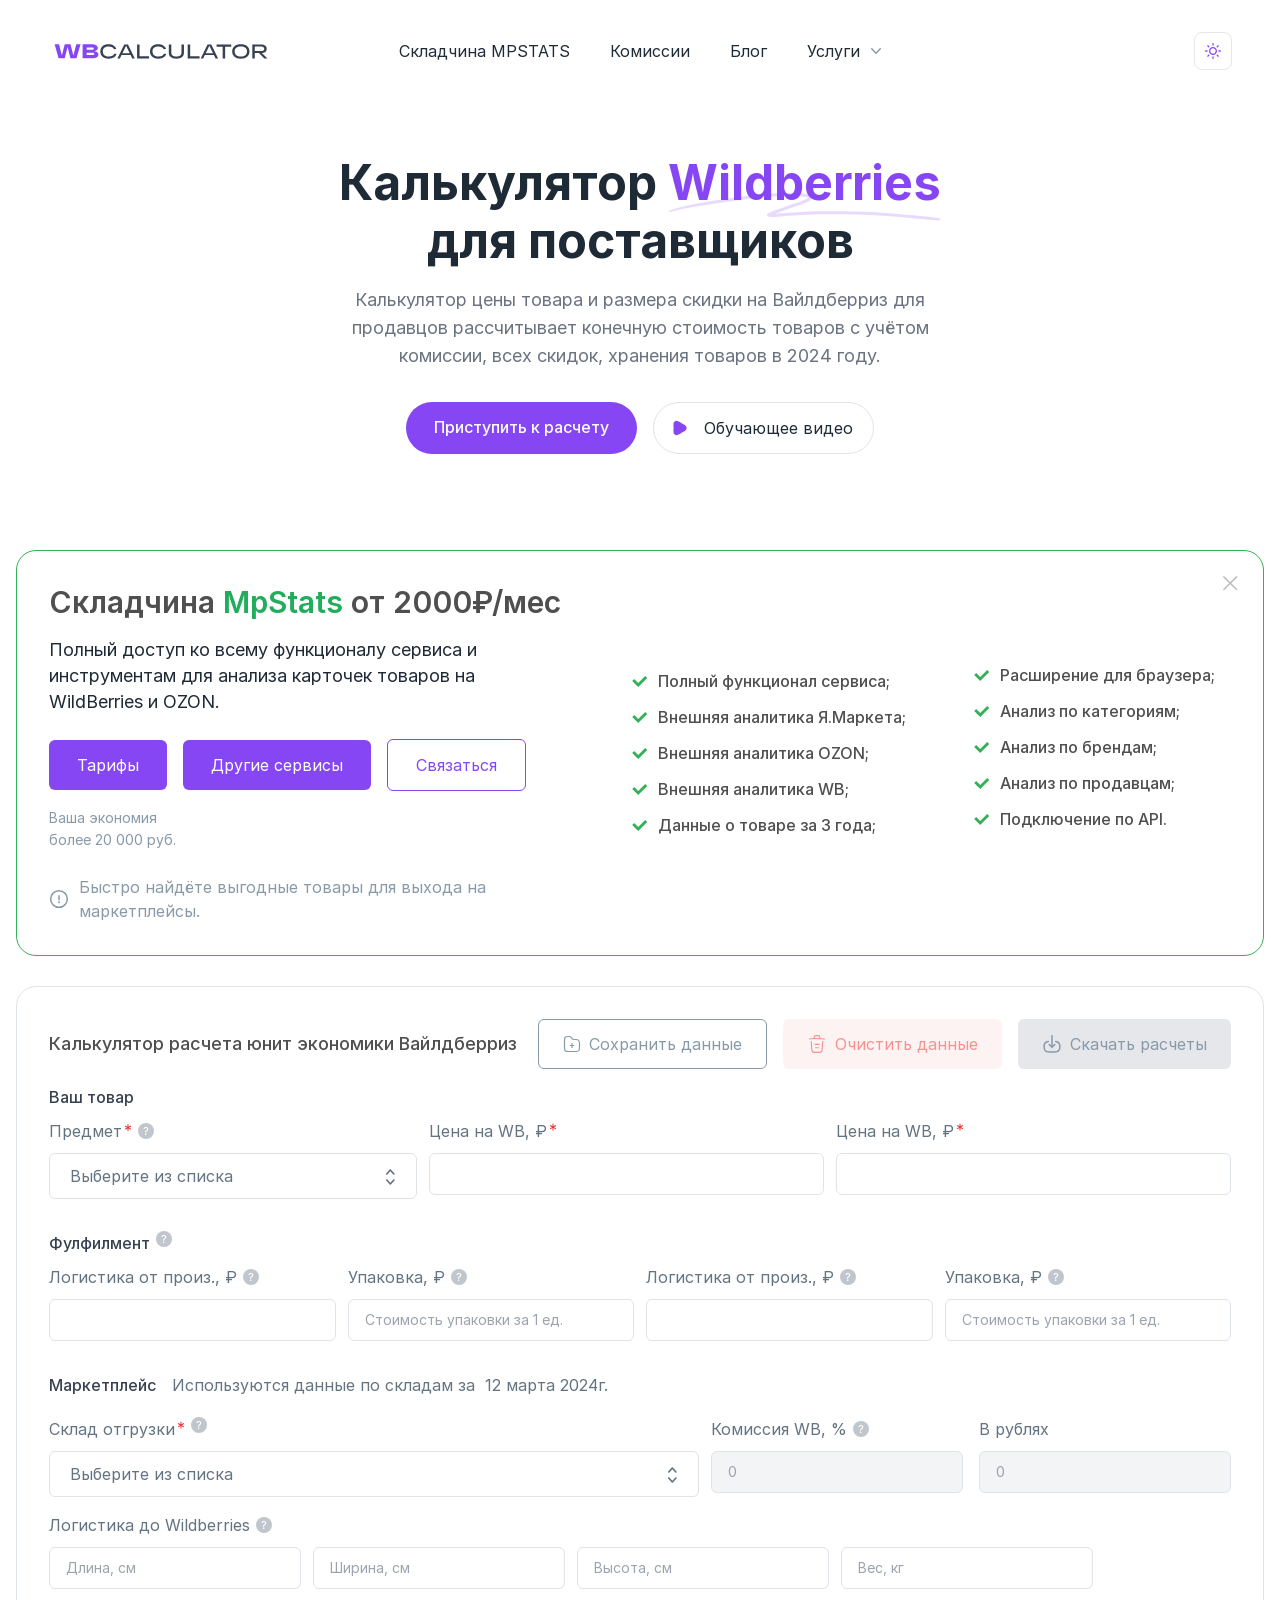
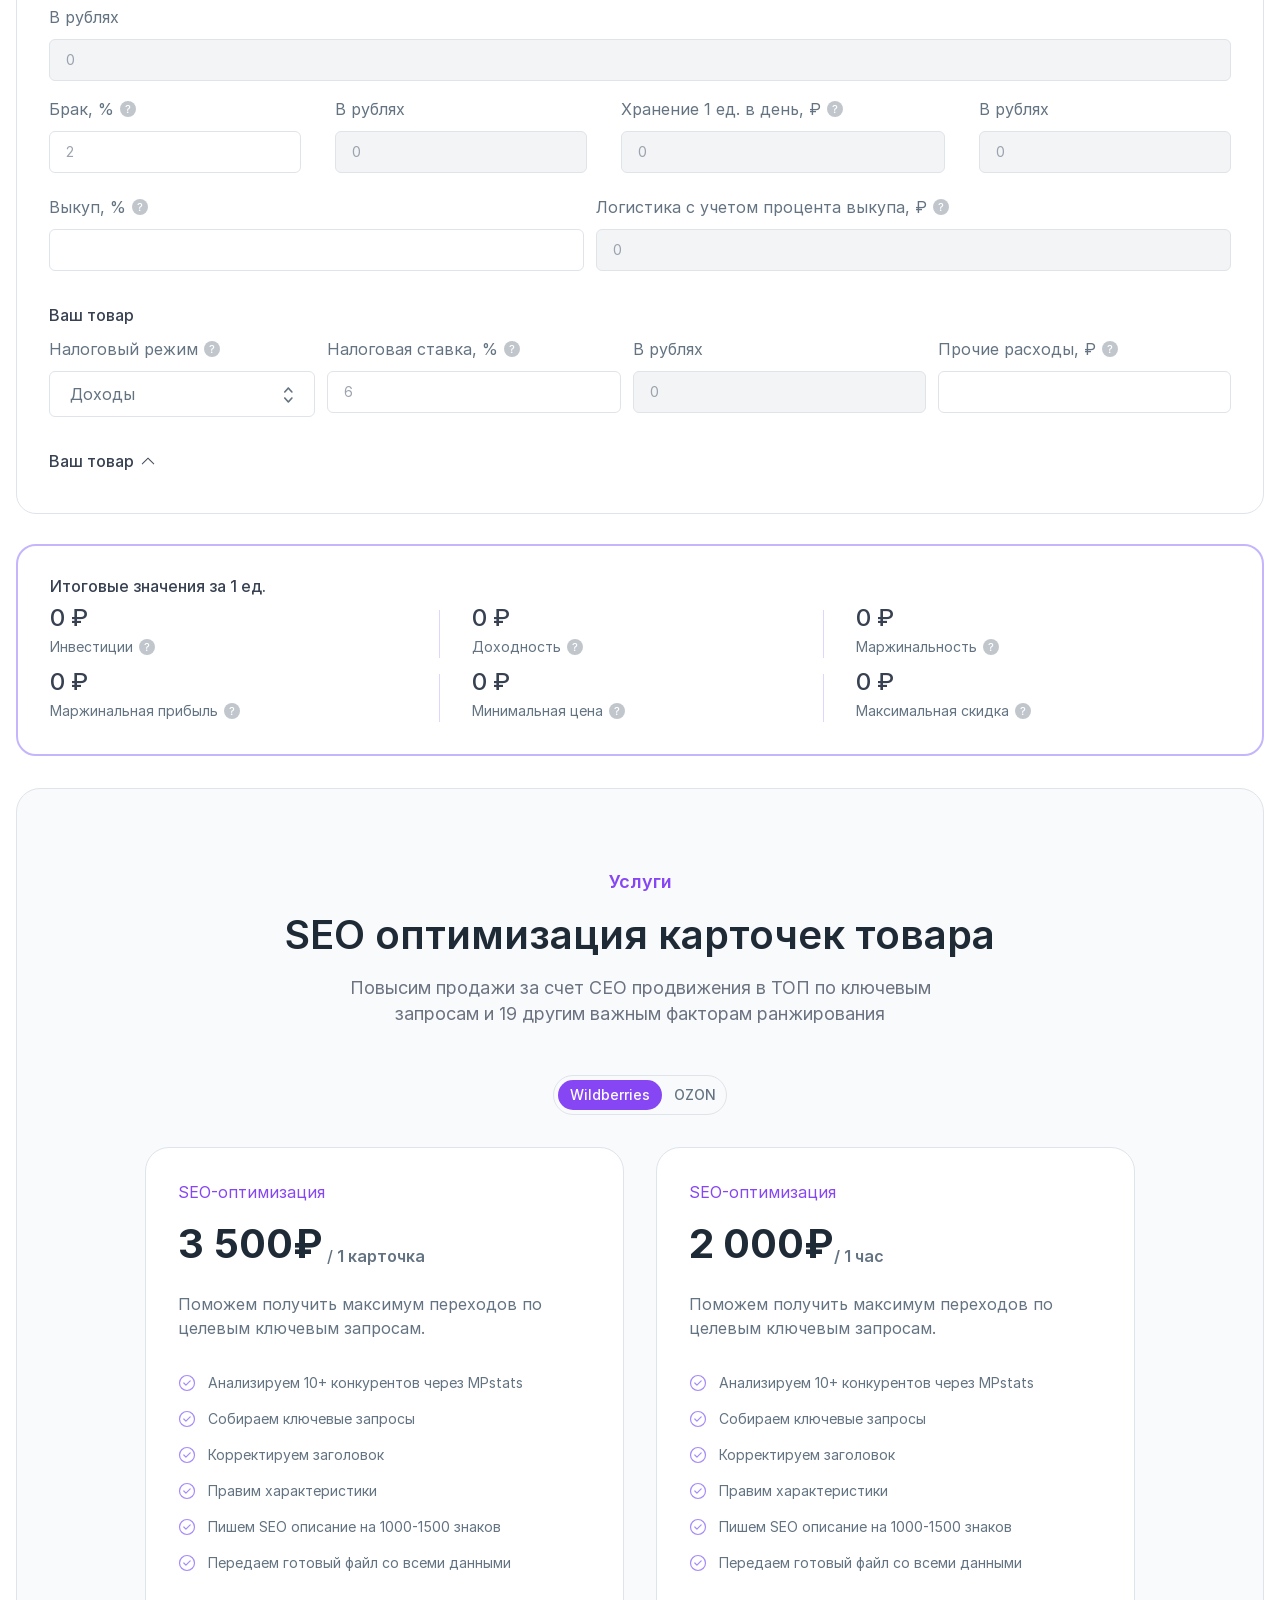
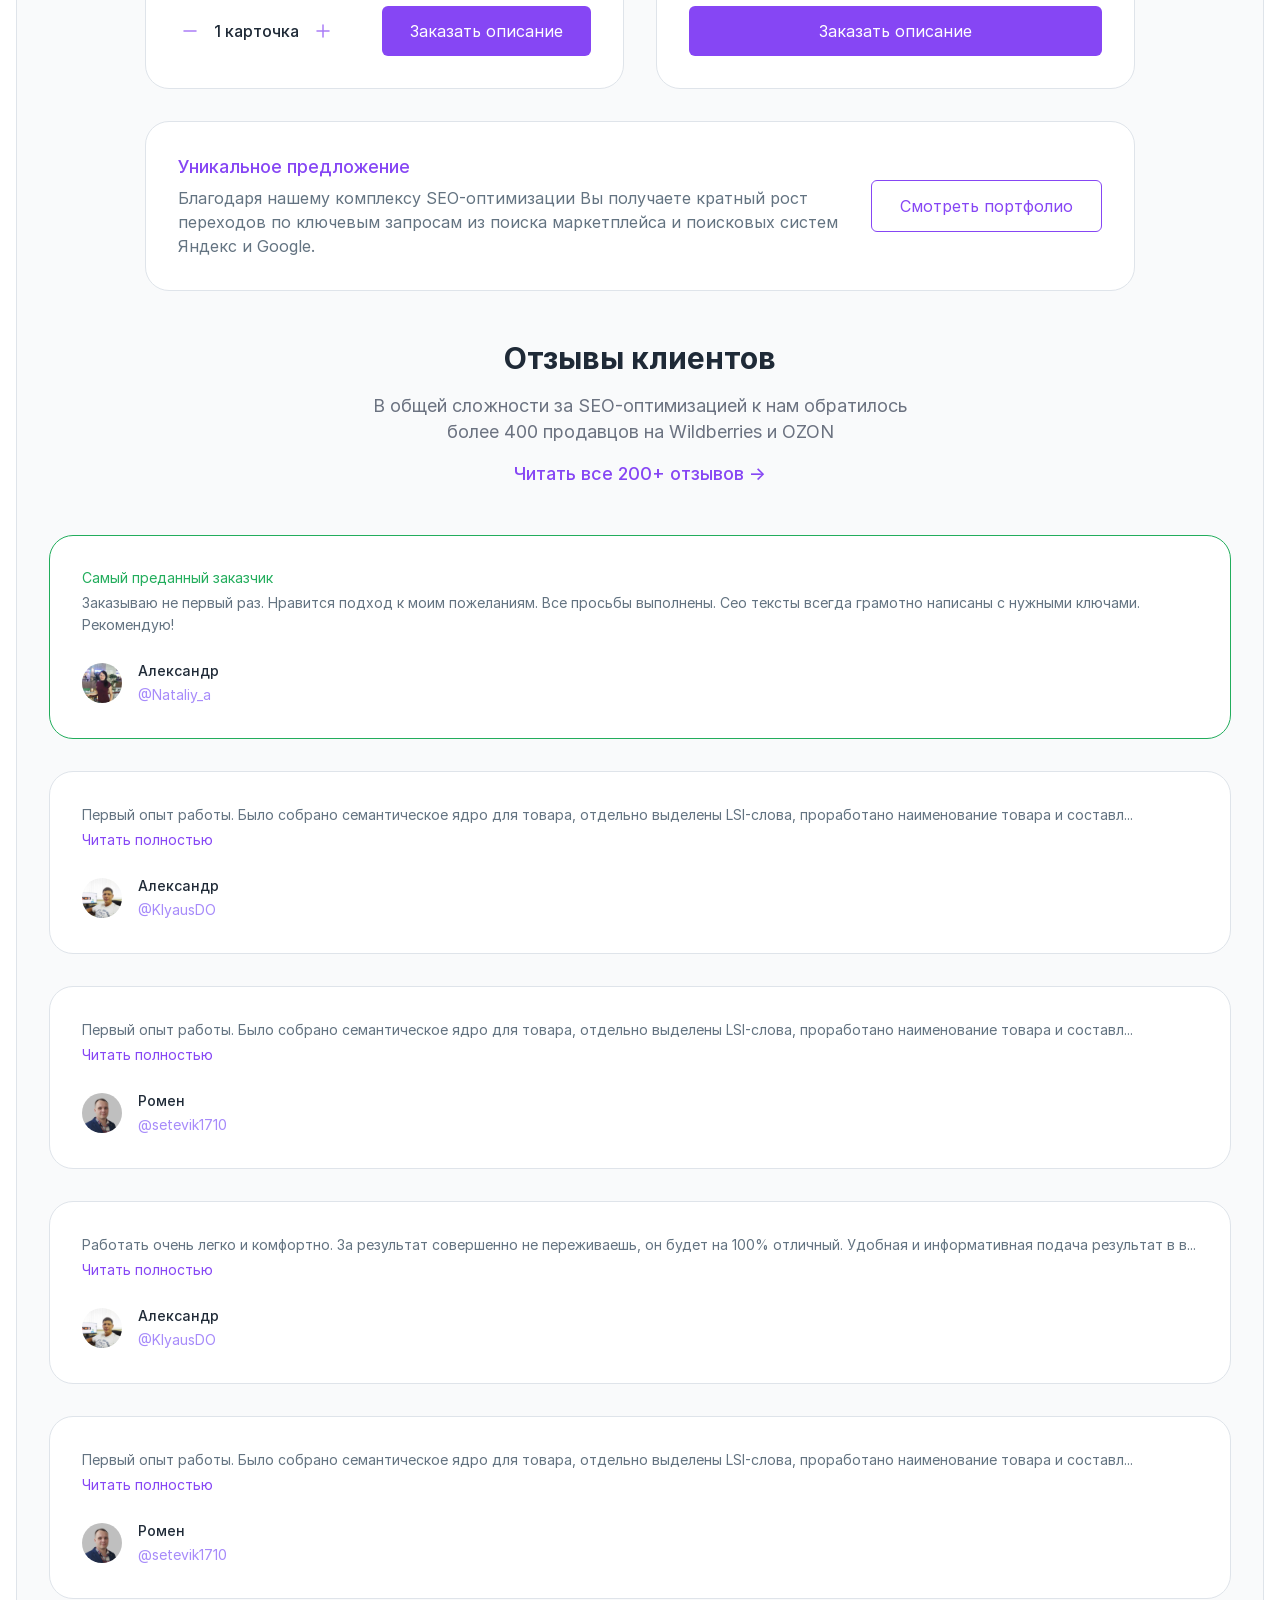
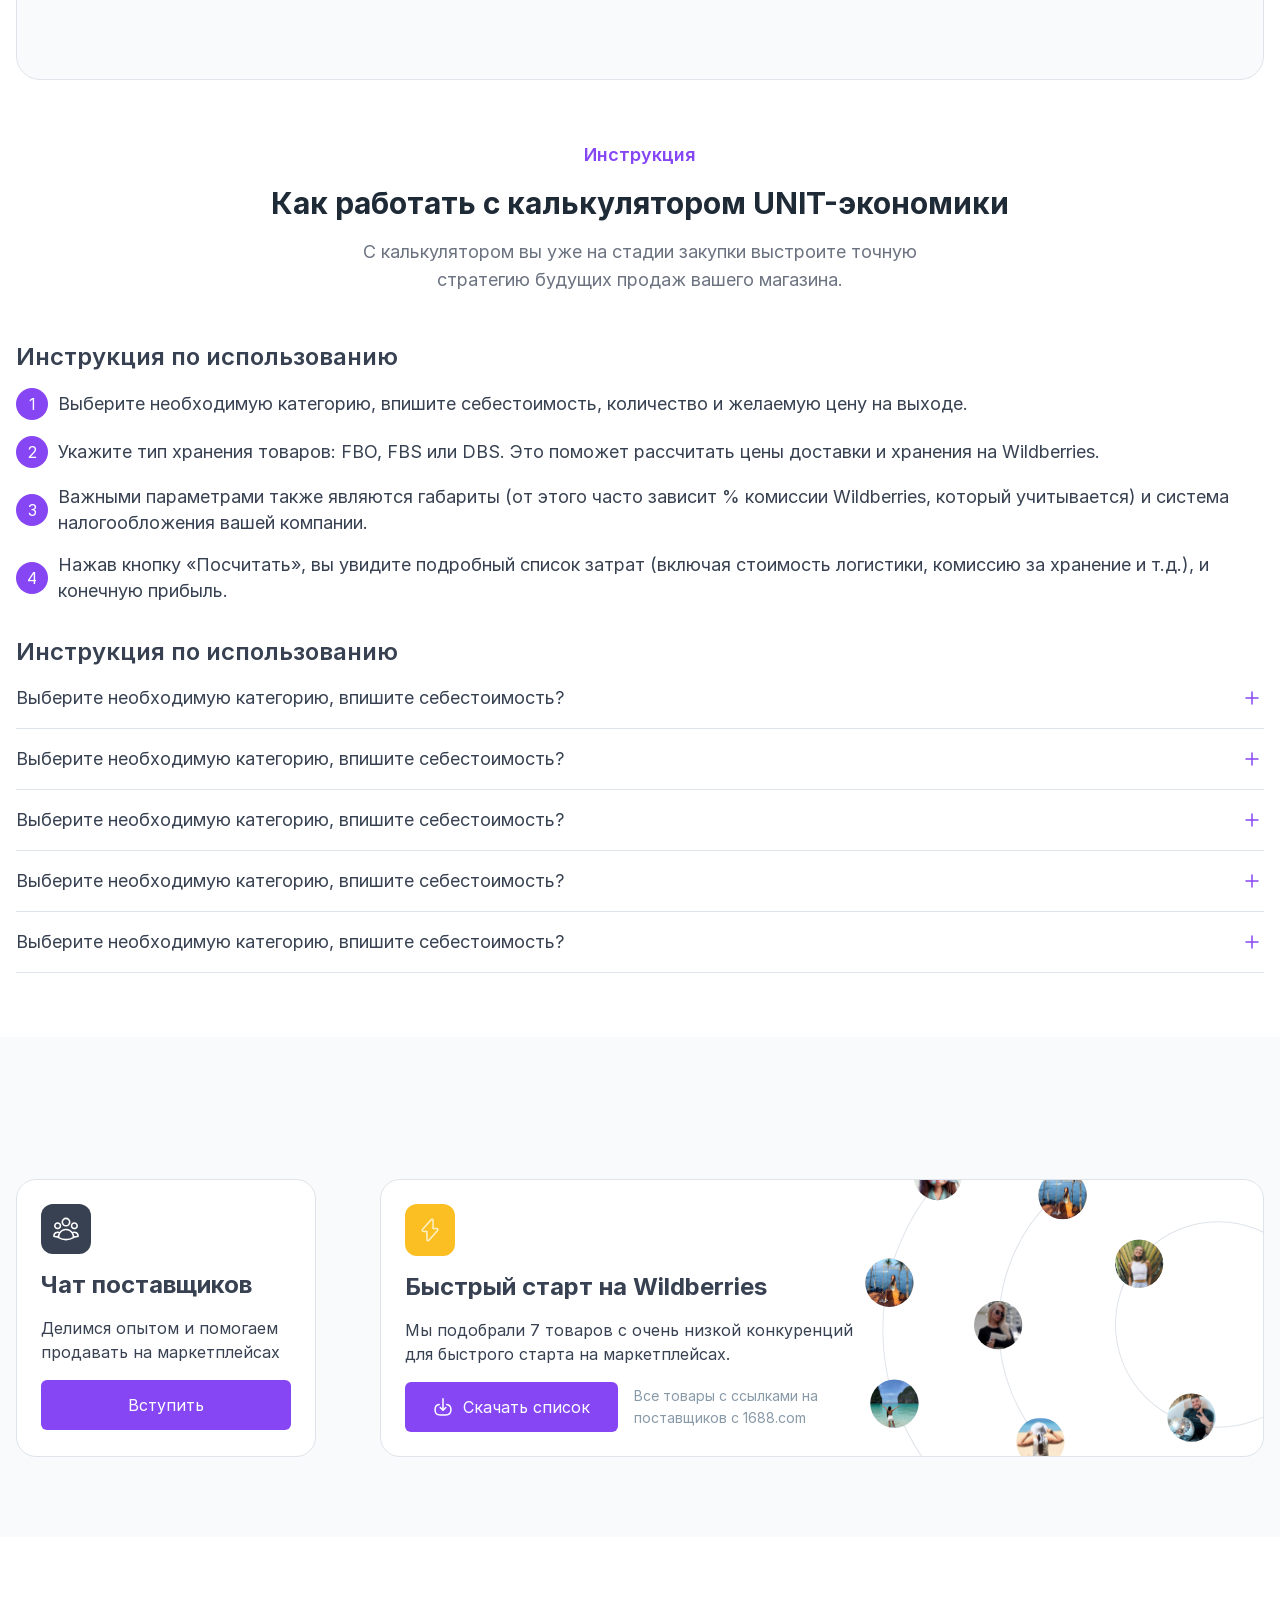
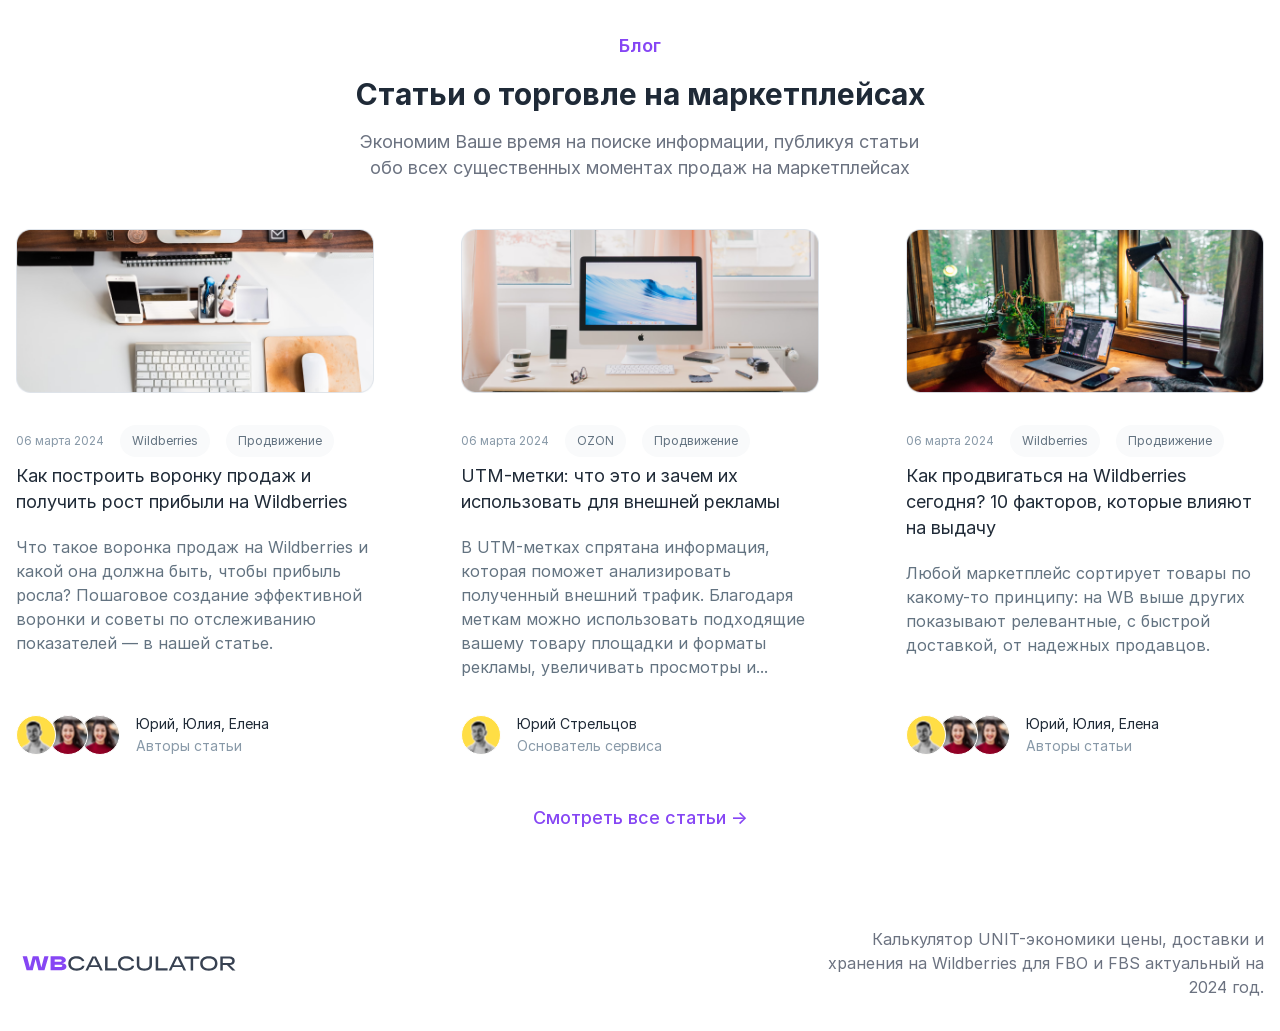
<file: new-html.html>
<!DOCTYPE html>
<html lang="en">

<head>
	<meta charset="UTF-8">
	<meta name="viewport" content="width=device-width, initial-scale=1.0">
	<title>Document</title>
	<!-- Inter font -->
	<link rel="stylesheet" href="fonts/web/inter.css">
	<!-- custom css link -->
	<link rel="stylesheet" href="css/output.css">
</head>

<body>

	<div class="overflow-hidden relative">

		<!-- main -->
		<main>

			<section class="pb-[102px] md:pb-[212px]">
				<!-- header -->
				<header class="md:pt-8 992:px-8 md:pb-[22px] py-[14px]">
					<div class="container flex items-center md:justify-normal justify-between">
						<div class="flex items-center gap-4">
							<button class="z-[100] md:hidden menu-btn space-y-1">
								<span class="w-[18px] duration-200 transition-all h-[1.5px] bg-dark-2 rounded-full block"></span>
								<span class="w-[18px] duration-200 transition-all h-[1.5px] bg-dark-2 rounded-full block"></span>
								<span class="w-[9px] h-[1.5px] bg-dark-5 rounded-full block"></span>
							</button>
							<a href="#!">
								<img class="md:w-[227px] w-[143px] h-[10px] md:h-[15px] " src="images/icons/company-logo.svg"
									alt="company-logo" width="227" height="15">
							</a>
						</div>

						<nav
							class="nav md:relative absolute md:top-auto md:left-auto top-0  md:bg-transparent bg-[#4F3F6ACC] md:w-auto w-full md:min-h-fit md:h-auto min-h-lvh h-full z-50 mx-0 -left-full duration-300 transition-all md:mx-auto">

							<ul
								class="flex md:bg-transparent relative md:pt-0 pt-[70px] md:min-h-fit md:h-fit min-h-lvh h-full md:w-auto w-[324px] bg-white md:flex-row flex-col md:gap-10 gap-1 m-0 md:p-auto px-3">
								<img class="md:hidden block absolute top-[30px] right-4 z-[101]" width="38" height="12"
									src="images/icons/logo.svg" alt="">
								<li class="sm:border-none border-t border-stroke md:pt-0 pt-4">
									<a class="font-normal text-base leading-[24px] text-dark-2 md:leading-6 md:p-0 py-[5px] md:hover:bg-transparent md:rounded-none md:w-auto md:inline-block block w-full hover:bg-purple-light rounded-md"
										href="#!">Складчина MPSTATS</a>
								</li>
								<li>
									<a class="font-normal text-base leading-[24px] text-dark-2 md:leading-6 md:p-0 py-[5px] md:hover:bg-transparent md:rounded-none md:w-auto md:inline-block block w-full hover:bg-purple-light rounded-md"
										href="#!">Комиссии</a>
								</li>
								<li>
									<a class="font-normal text-base leading-[24px] text-dark-2 md:leading-6 md:p-0 py-[5px] md:hover:bg-transparent md:rounded-none md:w-auto md:inline-block block w-full hover:bg-purple-light rounded-md"
										href="#!">Блог</a>
								</li>
								<li>
									<div class="relative group inline-block text-left">
										<div
											class="group cursor-pointer inline-flex w-full justify-center gap-x-1.5 text-base font-normal text-dark-2 items-center">
											Услуги
											<svg class="-mr-1 h-5 w-5 text-gray-400" viewBox="0 0 20 20" fill="currentColor"
												aria-hidden="true">
												<path fill-rule="evenodd"
													d="M5.23 7.21a.75.75 0 011.06.02L10 11.168l3.71-3.938a.75.75 0 111.08 1.04l-4.25 4.5a.75.75 0 01-1.08 0l-4.25-4.5a.75.75 0 01.02-1.06z"
													clip-rule="evenodd" fill="#8899A8" />
											</svg>
										</div>
										<div
											class="duration-300 absolute scale-y-0 group-hover:scale-y-100 md:right-0 md:left-auto left-0 z-10 mt-0 w-56 origin-top-right rounded-md bg-white shadow-lg ring-1 ring-black ring-opacity-5 focus:outline-none"
											role="menu" aria-orientation="vertical" aria-labelledby="menu-button" tabindex="-1">
											<div class="py-1" role="none">
												<!-- Active: "bg-gray-100 text-gray-900", Not Active: "text-gray-700" -->
												<a href="#" class="text-gray-700 block px-4 py-2 text-sm" role="menuitem" tabindex="-1"
													id="menu-item-0">Account
													settings</a>
												<a href="#" class="text-gray-700 block px-4 py-2 text-sm" role="menuitem" tabindex="-1"
													id="menu-item-1">Support</a>
												<a href="#" class="text-gray-700 block px-4 py-2 text-sm" role="menuitem" tabindex="-1"
													id="menu-item-2">License</a>
											</div>
										</div>
									</div>

								</li>

								<div class="md:hidden block flex-1 max-h-[328px] mt-12 bg-gray p-6 rounded-[20px] sm:text-left">
									<div class="py-[13px] px-3 rounded-xl bg-yellow mb-4 w-fit">
										<img src="images/icons/flash.svg" alt="users-group" width="26" height="23">
									</div>
									<h5 class="text-dark-3 sm:leading-[30px] font-bold sm:text-2xl text-lg leading-26">Быстрый старт на
										Wildberries</h5>
									<p class="sm:leading-6 text-dark-3 my-4 sm:text-base text-sm leading-[22px]">
										Мы подобрали 7 товаров с очень низкой конкуренций <br>
										для быстрого старта на маркетплейсах.
									</p>
									<div class="flex items-center sm:justify-start justify-center flex-wrap gap-4">
										<a class="btn sm:w-fit w-full flex justify-center items-center gap-[10px]" href="#!">
											<svg width="20" height="20" viewBox="0 0 20 20" fill="none" xmlns="http://www.w3.org/2000/svg">
												<path
													d="M13.7 7.41666C16.7 7.67499 17.925 9.21666 17.925 12.5917V12.7C17.925 16.425 16.4333 17.9167 12.7083 17.9167H7.28332C3.55832 17.9167 2.06665 16.425 2.06665 12.7V12.5917C2.06665 9.24166 3.27498 7.69999 6.22498 7.42499"
													stroke="#fff" stroke-width="1.5" stroke-linecap="round" stroke-linejoin="round"></path>
												<path d="M10 1.66666V12.4" stroke="#fff" stroke-width="1.5" stroke-linecap="round"
													stroke-linejoin="round">
												</path>
												<path d="M12.7917 10.5417L10 13.3333L7.20837 10.5417" stroke="#fff" stroke-width="1.5"
													stroke-linecap="round" stroke-linejoin="round"></path>
											</svg>
											Скачать список
										</a>
									</div>
								</div>
							</ul>
						</nav>

						<div class="flex lg:max-w-[227px] max-w-[100px] 992:w-full justify-end">
							<div class="bg-[#FFFFFF33] border border-gray-3 rounded-lg p-[10px] cursor-pointer">
								<svg width="16" height="16" viewBox="0 0 16 16" fill="none" xmlns="http://www.w3.org/2000/svg">
									<g clip-path="url(#clip0_5520_1327)">
										<path fill-rule="evenodd" clip-rule="evenodd"
											d="M8 0C8.36819 0 8.66667 0.298477 8.66667 0.666667V2C8.66667 2.36819 8.36819 2.66667 8 2.66667C7.63181 2.66667 7.33333 2.36819 7.33333 2V0.666667C7.33333 0.298477 7.63181 0 8 0ZM8 5.33333C6.52724 5.33333 5.33333 6.52724 5.33333 8C5.33333 9.47276 6.52724 10.6667 8 10.6667C9.47276 10.6667 10.6667 9.47276 10.6667 8C10.6667 6.52724 9.47276 5.33333 8 5.33333ZM4 8C4 5.79086 5.79086 4 8 4C10.2091 4 12 5.79086 12 8C12 10.2091 10.2091 12 8 12C5.79086 12 4 10.2091 4 8ZM8.66667 14C8.66667 13.6318 8.36819 13.3333 8 13.3333C7.63181 13.3333 7.33333 13.6318 7.33333 14V15.3333C7.33333 15.7015 7.63181 16 8 16C8.36819 16 8.66667 15.7015 8.66667 15.3333V14ZM2.3411 2.3424C2.60145 2.08205 3.02356 2.08205 3.28391 2.3424L4.23057 3.28906C4.49092 3.54941 4.49092 3.97152 4.23057 4.23187C3.97022 4.49222 3.54811 4.49222 3.28776 4.23187L2.3411 3.28521C2.08075 3.02486 2.08075 2.60275 2.3411 2.3424ZM12.711 11.7682C12.4506 11.5078 12.0285 11.5078 11.7682 11.7682C11.5078 12.0285 11.5078 12.4506 11.7682 12.711L12.7148 13.6577C12.9752 13.918 13.3973 13.918 13.6577 13.6577C13.918 13.3973 13.918 12.9752 13.6577 12.7148L12.711 11.7682ZM0 8C0 7.63181 0.298477 7.33333 0.666667 7.33333H2C2.36819 7.33333 2.66667 7.63181 2.66667 8C2.66667 8.36819 2.36819 8.66667 2 8.66667H0.666667C0.298477 8.66667 0 8.36819 0 8ZM14 7.33333C13.6318 7.33333 13.3333 7.63181 13.3333 8C13.3333 8.36819 13.6318 8.66667 14 8.66667H15.3333C15.7015 8.66667 16 8.36819 16 8C16 7.63181 15.7015 7.33333 15.3333 7.33333H14ZM4.23057 11.7682C4.49092 12.0285 4.49092 12.4506 4.23057 12.711L3.28391 13.6577C3.02356 13.918 2.60145 13.918 2.3411 13.6577C2.08075 13.3973 2.08075 12.9752 2.3411 12.7148L3.28776 11.7682C3.54811 11.5078 3.97022 11.5078 4.23057 11.7682ZM13.6577 3.28521C13.918 3.02486 13.918 2.60275 13.6577 2.3424C13.3973 2.08205 12.9752 2.08205 12.7148 2.3424L11.7682 3.28906C11.5078 3.54941 11.5078 3.97152 11.7682 4.23187C12.0285 4.49222 12.4506 4.49222 12.711 4.23187L13.6577 3.28521Z"
											fill="#8646F4" />
									</g>
									<defs>
										<clipPath id="clip0_5520_1327">
											<rect width="16" height="16" fill="#8646F4" />
										</clipPath>
									</defs>
								</svg>

							</div>
						</div>
					</div>
				</header>

				<div class="container sm:pt-[62px] pt-8 text-center">
					<div class="max-w-[666px] mx-auto text-white">
						<h2 class="font-bold sm:leading-[58px] sm:text-5xl text-2xl leading-[30px] text-dark-2">Калькулятор
							<div class="relative text-purple w-fit inline-block">
								Wildberries
								<img class="absolute sm:top-[38px] top-[19px] ring-0 sm:block hidden" src="images/icons/bottom-line.svg"
									alt="bottom-line">
							</div>
							для поставщиков
						</h2>
						<p class="leading-6 text-dark-5 sm:text-lg text-base mt-4 sm:mb-8 mb-6">Калькулятор цены товара и размера
							скидки на
							Вайлдберриз
							для продавцов
							рассчитывает конечную стоимость товаров с учётом
							комиссии, всех скидок, хранения товаров в 2024 году.</p>
						<div class="flex justify-center gap-4 flex-wrap">
							<a class="rounded-full bg-purple hover:bg-opacity-75 duration-200 py-[13px] px-7 text-white leading-6 font-medium"
								href="#!">Приступить к
								расчету</a>
							<button class="border text-dark-2 border-stroke rounded-full flex items-center pr-[20px]">
								<img src="images/icons/video-circle.svg" alt="play icon" width="50" height="50">
								<span>Обучающее видео</span>
							</button>
						</div>
					</div>
				</div>
			</section>

			<section class="md:mt-[-116px] mt-[-50px]">
				<div class="container">
					<div
						class="bg-white border border-[#33B058] flex-wrap rounded-[20px] sm:pl-8 p-4 sm:pr-[48px] sm:py-8 flex items-center gap-4 justify-between relative">
						<button class="close-btn absolute top-[14px] right-[14px] hover:rotate-180 duration-300">
							<svg width="37" height="37" viewBox="0 0 37 37" fill="none" xmlns="http://www.w3.org/2000/svg">
								<path d="M11.849 24.5771L24.5769 11.8492" stroke="#BDBDBD" stroke-width="1.5" stroke-linecap="round"
									stroke-linejoin="round" />
								<path d="M24.5769 24.5771L11.849 11.8492" stroke="#BDBDBD" stroke-width="1.5" stroke-linecap="round"
									stroke-linejoin="round" />
							</svg>
						</button>
						<div class="1440:max-w-[615px] sm:max-w-[515px] max-w-full">
							<h3 class="sm:text-3xl text-2xl leading-[30px] sm:leading-[38px] font-semibold text-dark">Складчина <span
									class="text-[#21ad5c]">MpStats</span> от
								2000₽/мес</h3>
							<p class="sm:text-lg font-normal text-dark-2 text-base leading-6 sm:leading-26 pt-4 pb-6">
								Полный доступ ко всему функционалу сервиса и инструментам
								для анализа карточек товаров на WildBerries и OZON.</p>
							<div class="flex gap-4 items-center sm:justify-normal  flex-wrap">
								<a class="btn" href="#!">Тарифы</a>
								<a class="btn" href="#!">Другие сервисы</a>
								<a class="btn-outline" href="#!">Связаться</a>
								<p class="text-secondary text-sm leading-[22px]">Ваша экономия <br>
									более 20 000 руб.</p>
							</div>
							<div class="flex mt-6 gap-[10px]">
								<img src="images/icons/info-circle.svg" alt="verify" width="20" height="20">
								<p class="text-secondary leading-6">Быстро найдёте выгодные товары для выхода на маркетплейсы.</p>
							</div>
						</div>
						<ul>
							<li class="flex items-center gap-[10px] text-dark font-medium leading-6 mb-3">
								<img src="images/icons/check.svg" alt="check" width="16" height="16">
								<span>Полный функционал сервиса;</span>
							</li>
							<li class="flex items-center gap-[10px] text-dark font-medium leading-6 mb-3">
								<img src="images/icons/check.svg" alt="check" width="16" height="16">
								<span>Внешняя аналитика Я.Маркета;</span>
							</li>
							<li class="flex items-center gap-[10px] text-dark font-medium leading-6 mb-3">
								<img src="images/icons/check.svg" alt="check" width="16" height="16">
								<span>Внешняя аналитика OZON;</span>
							</li>
							<li class="flex items-center gap-[10px] text-dark font-medium leading-6 mb-3">
								<img src="images/icons/check.svg" alt="check" width="16" height="16">
								<span>Внешняя аналитика WB;</span>
							</li>
							<li class="flex items-center gap-[10px] text-dark font-medium leading-6">
								<img src="images/icons/check.svg" alt="check" width="16" height="16">
								<span>Данные о товаре за 3 года;</span>
							</li>
						</ul>
						<ul>
							<li class="flex items-center gap-[10px] text-dark font-medium leading-6 mb-3">
								<img src="images/icons/check.svg" alt="check" width="16" height="16">
								<span>Расширение для браузера;</span>
							</li>
							<li class="flex items-center gap-[10px] text-dark font-medium leading-6 mb-3">
								<img src="images/icons/check.svg" alt="check" width="16" height="16">
								<span>Анализ по категориям;</span>
							</li>
							<li class="flex items-center gap-[10px] text-dark font-medium leading-6 mb-3">
								<img src="images/icons/check.svg" alt="check" width="16" height="16">
								<span>Анализ по брендам;</span>
							</li>
							<li class="flex items-center gap-[10px] text-dark font-medium leading-6 mb-3">
								<img src="images/icons/check.svg" alt="check" width="16" height="16">
								<span>Анализ по продавцам;</span>
							</li>
							<li class="flex items-center gap-[10px] text-dark font-medium leading-6 mb-3">
								<img src="images/icons/check.svg" alt="check" width="16" height="16">
								<span>Подключение по API.</span>
							</li>
						</ul>
					</div>
				</div>
			</section>

			<!-- form section -->
			<section class="form-section mt-[30px]">
				<div class="container">
					<div class="bg-white border-stroke border md:p-8 p-4 md:rounded-[20px] rounded-2xl">
						<div class="flex justify-between items-center flex-wrap gap-y-6">
							<h5 class="text-dark sm:text-lg text-base sm:text-left text-center leading-26 font-medium">Калькулятор
								расчета юнит экономики Вайлдберриз
							</h5>
							<div class="flex gap-4 flex-wrap">
								<button
									class="copy-btn group border border-secondary hover:text-purple hover:border-purple md:w-auto w-full md:text-left md:justify-start justify-center text-center flex items-center gap-2 group duration-200 focus:bg-green-light text-secondary focus:text-green px-6 py-3 rounded-md">
									<svg class="add-folder" width="18" height="18" viewBox="0 0 18 18" fill="none"
										xmlns="http://www.w3.org/2000/svg">
										<path class="group-hover:stroke-purple" d="M9.04498 12.375V8.625" stroke="#8899A8"
											stroke-width="1.2" stroke-miterlimit="10" stroke-linecap="round" stroke-linejoin="round" />
										<path class="group-hover:stroke-purple" d="M10.875 10.5H7.125" stroke="#8899A8" stroke-width="1.2"
											stroke-miterlimit="10" stroke-linecap="round" stroke-linejoin="round" />
										<path class="group-hover:stroke-purple"
											d="M16.5 8.25V12.75C16.5 15.75 15.75 16.5 12.75 16.5H5.25C2.25 16.5 1.5 15.75 1.5 12.75V5.25C1.5 2.25 2.25 1.5 5.25 1.5H6.375C7.5 1.5 7.7475 1.83 8.175 2.4L9.3 3.9C9.585 4.275 9.75 4.5 10.5 4.5H12.75C15.75 4.5 16.5 5.25 16.5 8.25Z"
											stroke="#8899A8" stroke-width="1.2" stroke-miterlimit="10" />
									</svg>
									<img class="click-icon hidden" src="images/icons/tick-circle.svg" alt="">
									<span>Сохранить данные</span>
								</button>
								<button
									class="trash-btn md:w-auto w-full md:text-left md:justify-start justify-center text-center flex items-center gap-2 group bg-red-light-6 text-red-light-2 hover:bg-red hover:text-white duration-200 px-6 py-3 rounded-md">
									<svg width="20" height="20" viewBox="0 0 20 20" fill="none" xmlns="http://www.w3.org/2000/svg">
										<path
											d="M17.5 4.98335C14.725 4.70835 11.9333 4.56668 9.15 4.56668C7.5 4.56668 5.85 4.65001 4.2 4.81668L2.5 4.98335"
											stroke="#F89090" stroke-width="1.1" stroke-linecap="round" stroke-linejoin="round" />
										<path
											d="M7.08331 4.14166L7.26665 3.04999C7.39998 2.25832 7.49998 1.66666 8.90831 1.66666H11.0916C12.5 1.66666 12.6083 2.29166 12.7333 3.05832L12.9166 4.14166"
											stroke="#F89090" stroke-width="1.1" stroke-linecap="round" stroke-linejoin="round" />
										<path
											d="M15.7084 7.61667L15.1667 16.0083C15.075 17.3167 15 18.3333 12.675 18.3333H7.32502C5.00002 18.3333 4.92502 17.3167 4.83335 16.0083L4.29169 7.61667"
											stroke="#F89090" stroke-width="1.1" stroke-linecap="round" stroke-linejoin="round" />
										<path d="M8.60834 13.75H11.3833" stroke="#F89090" stroke-width="1.1" stroke-linecap="round"
											stroke-linejoin="round" />
										<path d="M7.91669 10.4167H12.0834" stroke="#F89090" stroke-width="1.1" stroke-linecap="round"
											stroke-linejoin="round" />
									</svg>
									<span>Очистить данные</span>
								</button>
								<button
									class="download-btn md:w-auto w-full md:text-left md:justify-start justify-center text-center text-secondary bg-gray-3 flex items-center gap-2 group focus:bg-primary hover:opacity-[75%] hover:bg-primary hover:text-white duration-200 focus:text-white px-6 py-3 rounded-md">
									<svg width="20" height="20" viewBox="0 0 20 20" fill="none" xmlns="http://www.w3.org/2000/svg">
										<path
											d="M13.7 7.41666C16.7 7.67499 17.925 9.21666 17.925 12.5917V12.7C17.925 16.425 16.4333 17.9167 12.7083 17.9167H7.28332C3.55832 17.9167 2.06665 16.425 2.06665 12.7V12.5917C2.06665 9.24166 3.27498 7.69999 6.22498 7.42499"
											stroke="#8899A8" stroke-width="1.5" stroke-linecap="round" stroke-linejoin="round" />
										<path d="M10 1.66666V12.4" stroke="#8899A8" stroke-width="1.5" stroke-linecap="round"
											stroke-linejoin="round" />
										<path d="M12.7917 10.5417L10 13.3333L7.20837 10.5417" stroke="#8899A8" stroke-width="1.5"
											stroke-linecap="round" stroke-linejoin="round" />
									</svg>
									<span>Скачать расчеты</span>
								</button>
							</div>
						</div>
						<div class="sm:mt-4 mt-6">
							<h6 class="form-title">Ваш товар</h6>
							<div
								class="flex justify-between gap-3 gap-y-[6px] flex-wrap sm:pb-0 sm:border-none border-b border-[#DFE4EA] pb-[23px]">
								<div class="flex-1">
									<div class="flex items-center my-[10px]">
										<p class="form-info">Предмет</p>
										<img class="form-star" src="images/icons/form-star.svg" alt="form-star" width="">
										<div class="relative cursor-pointer group">
											<div class="relative cursor-pointer group">
												<img src="images/icons/question.svg" alt="">
												<div
													class="absolute hidden group-hover:block top-full mt-[11px] cursor-auto left-1/2 -translate-x-1/2 bg-dark-3 z-50 rounded-[5px] w-[330px] tooltip-box">
													<div class="relative py-[5px] px-[14px]">
														<div class="absolute top-[-5px] left-1/2 -translate-x-1/2 w-3 h-3 bg-dark-3 rotate-45">
														</div>
														<p class="text-sm leading-[20px] text-white">
															Является не обязательным для заполнения блоком
														</p>
													</div>
												</div>
											</div>
											<div
												class="absolute hidden group-hover:block top-full mt-[11px] cursor-auto left-1/2 -translate-x-1/2 bg-dark-3 z-50 rounded-[5px] w-[330px] tooltip-box">
												<div class="relative py-[5px] px-[14px]">
													<div class="absolute top-[-5px] left-1/2 -translate-x-1/2 w-3 h-3 bg-dark-3 rotate-45"></div>
													<p class="text-sm leading-[20px] text-white">
														Является не обязательным для заполнения блоком
													</p>
												</div>
											</div>
										</div>
									</div>
									<div class="sellect-dropdown relative w-full">
										<img class="clear-icon hidden" src="images/icons/close-icon-two.svg" alt="">
										<img class="circle-icon hidden" src="images/icons/circle-icon.svg" alt="">
										<input class="select-input textBox" type="text" placeholder="Выберите из списка" readonly="">
										<div
											class="option not-found border border-gray-2 absolute top-full mt-[10px] z-[60] w-full bg-[#fff] rounded-md pl-3 pr-2 py-[10px] overflow-hidden hidden">
											<div class="option-scroll overflow-y-auto pr-2">
												<div class="px-2 py-[7px] text-secondary text-base leading-6 not-found">
													Не найдены подходящие склады
												</div>
											</div>
										</div>
									</div>
									<p class="warning-text hidden text-red text-sm leading-[22px] mt-1">
										Обязательное поле
									</p>
								</div>
								<div class="flex-1">
									<div class="flex my-[10px]">
										<p class="form-info">Цена на WB, ₽</p>
										<img class="form-star" src="images/icons/form-star.svg" alt="form-star" width="">
									</div>
									<div class="error-box">
										<input class="form-input" type="text">
										<p class="error_input hidden text-red text-sm mt-1 leading-[22px]">Обязательное поле</p>
									</div>
								</div>
								<div class="flex-1">
									<div class="flex my-[10px]">
										<p class="form-info">Цена на WB, ₽</p>
										<img class="form-star" src="images/icons/form-star.svg" alt="form-star" width="">
									</div>
									<div class="error-box">
										<input class="form-input" type="text">
										<p class="error_input hidden text-red text-sm mt-1 leading-[22px]">Обязательное поле</p>
									</div>
								</div>
							</div>
							<div class="flex gap-[6px] sm:mt-8 mt-6">
								<h6 class="form-title">Фулфилмент</h6>
								<div class="relative cursor-pointer group">
									<div class="relative cursor-pointer group">
										<img src="images/icons/question.svg" alt="">
										<div
											class="absolute hidden group-hover:block top-full mt-[11px] cursor-auto left-1/2 -translate-x-1/2 bg-dark-3 z-50 rounded-[5px] w-[330px] tooltip-box">
											<div class="relative py-[5px] px-[14px]">
												<div class="absolute top-[-5px] left-1/2 -translate-x-1/2 w-3 h-3 bg-dark-3 rotate-45"></div>
												<p class="text-sm leading-[20px] text-white">
													Является не обязательным для заполнения блоком
												</p>
											</div>
										</div>
									</div>
									<div
										class="absolute hidden group-hover:block top-full mt-[11px] cursor-auto left-1/2 -translate-x-1/2 bg-dark-3 z-50 rounded-[5px] w-[330px] tooltip-box">
										<div class="relative py-[5px] px-[14px]">
											<div class="absolute top-[-5px] left-1/2 -translate-x-1/2 w-3 h-3 bg-dark-3 rotate-45"></div>
											<p class="text-sm leading-[20px] text-white">
												Является не обязательным для заполнения блоком
											</p>
										</div>
									</div>
								</div>
							</div>
							<div
								class="flex justify-between gap-3 gap-y-[6px] flex-wrap sm:pb-0 pb-[23px] sm:border-none border-b border-stroke">
								<div class="flex-1">
									<div class="flex items-center my-[10px] gap-[6px]">
										<p class="form-info">Логистика от произ., ₽</p>
										<div class="relative cursor-pointer group">
											<div class="relative cursor-pointer group">
												<img src="images/icons/question.svg" alt="">
												<div
													class="absolute hidden group-hover:block top-full mt-[11px] cursor-auto left-1/2 -translate-x-1/2 bg-dark-3 z-50 rounded-[5px] w-[330px] tooltip-box">
													<div class="relative py-[5px] px-[14px]">
														<div class="absolute top-[-5px] left-1/2 -translate-x-1/2 w-3 h-3 bg-dark-3 rotate-45">
														</div>
														<p class="text-sm leading-[20px] text-white">
															Является не обязательным для заполнения блоком
														</p>
													</div>
												</div>
											</div>
											<div
												class="absolute hidden group-hover:block top-full mt-[11px] cursor-auto left-1/2 -translate-x-1/2 bg-dark-3 z-50 rounded-[5px] w-[330px] tooltip-box">
												<div class="relative py-[5px] px-[14px]">
													<div class="absolute top-[-5px] left-1/2 -translate-x-1/2 w-3 h-3 bg-dark-3 rotate-45"></div>
													<p class="text-sm leading-[20px] text-white">
														Является не обязательным для заполнения блоком
													</p>
												</div>
											</div>
										</div>
									</div>
									<div class="error-box">
										<input class="form-input" type="text">
										<p class="error_input hidden text-red text-sm mt-1 leading-[22px]">Обязательное поле</p>
									</div>
								</div>
								<div class="flex-1">
									<div class="flex items-center my-[10px] gap-[6px]">
										<p class="form-info">Упаковка, ₽</p>
										<div class="relative cursor-pointer group">
											<div class="relative cursor-pointer group">
												<img src="images/icons/question.svg" alt="">
												<div
													class="absolute hidden group-hover:block top-full mt-[11px] cursor-auto left-1/2 -translate-x-1/2 bg-dark-3 z-50 rounded-[5px] w-[330px] tooltip-box">
													<div class="relative py-[5px] px-[14px]">
														<div class="absolute top-[-5px] left-1/2 -translate-x-1/2 w-3 h-3 bg-dark-3 rotate-45">
														</div>
														<p class="text-sm leading-[20px] text-white">
															Является не обязательным для заполнения блоком
														</p>
													</div>
												</div>
											</div>
											<div
												class="absolute hidden group-hover:block top-full mt-[11px] cursor-auto left-1/2 -translate-x-1/2 bg-dark-3 z-50 rounded-[5px] w-[330px] tooltip-box">
												<div class="relative py-[5px] px-[14px]">
													<div class="absolute top-[-5px] left-1/2 -translate-x-1/2 w-3 h-3 bg-dark-3 rotate-45"></div>
													<p class="text-sm leading-[20px] text-white">
														Является не обязательным для заполнения блоком
													</p>
												</div>
											</div>
										</div>
									</div>
									<div class="error-box">
										<input class="form-input" type="text" placeholder="Стоимость упаковки за 1 ед.">
										<p class="error_input hidden text-red text-sm mt-1 leading-[22px]">Обязательное поле</p>
									</div>
								</div>
								<div class="flex-1">
									<div class="flex items-center my-[10px] gap-[6px]">
										<p class="form-info">Логистика от произ., ₽</p>
										<div class="relative cursor-pointer group">
											<div class="relative cursor-pointer group">
												<img src="images/icons/question.svg" alt="">
												<div
													class="absolute hidden group-hover:block top-full mt-[11px] cursor-auto left-1/2 -translate-x-1/2 bg-dark-3 z-50 rounded-[5px] w-[330px] tooltip-box">
													<div class="relative py-[5px] px-[14px]">
														<div class="absolute top-[-5px] left-1/2 -translate-x-1/2 w-3 h-3 bg-dark-3 rotate-45">
														</div>
														<p class="text-sm leading-[20px] text-white">
															Является не обязательным для заполнения блоком
														</p>
													</div>
												</div>
											</div>
											<div
												class="absolute hidden group-hover:block top-full mt-[11px] cursor-auto left-1/2 -translate-x-1/2 bg-dark-3 z-50 rounded-[5px] w-[330px] tooltip-box">
												<div class="relative py-[5px] px-[14px]">
													<div class="absolute top-[-5px] left-1/2 -translate-x-1/2 w-3 h-3 bg-dark-3 rotate-45"></div>
													<p class="text-sm leading-[20px] text-white">
														Является не обязательным для заполнения блоком
													</p>
												</div>
											</div>
										</div>
									</div>
									<div class="error-box">
										<input class="form-input" type="text">
										<p class="error_input hidden text-red text-sm mt-1 leading-[22px]">Обязательное поле</p>
									</div>
								</div>
								<div class="flex-1">
									<div class="flex items-center my-[10px] gap-[6px]">
										<p class="form-info">Упаковка, ₽</p>
										<div class="relative cursor-pointer group">
											<div class="relative cursor-pointer group">
												<img src="images/icons/question.svg" alt="">
												<div
													class="absolute hidden group-hover:block top-full mt-[11px] cursor-auto left-1/2 -translate-x-1/2 bg-dark-3 z-50 rounded-[5px] w-[330px] tooltip-box">
													<div class="relative py-[5px] px-[14px]">
														<div class="absolute top-[-5px] left-1/2 -translate-x-1/2 w-3 h-3 bg-dark-3 rotate-45">
														</div>
														<p class="text-sm leading-[20px] text-white">
															Является не обязательным для заполнения блоком
														</p>
													</div>
												</div>
											</div>
											<div
												class="absolute hidden group-hover:block top-full mt-[11px] cursor-auto left-1/2 -translate-x-1/2 bg-dark-3 z-50 rounded-[5px] w-[330px] tooltip-box">
												<div class="relative py-[5px] px-[14px]">
													<div class="absolute top-[-5px] left-1/2 -translate-x-1/2 w-3 h-3 bg-dark-3 rotate-45"></div>
													<p class="text-sm leading-[20px] text-white">
														Является не обязательным для заполнения блоком
													</p>
												</div>
											</div>
										</div>
									</div>
									<div class="error-box">
										<input class="form-input" type="text" placeholder="Стоимость упаковки за 1 ед.">
										<p class="error_input hidden text-red text-sm mt-1 leading-[22px]">Обязательное поле</p>
									</div>
								</div>
							</div>
							<div class="flex gap-4 flex-wrap mt-8 mb-[10px]">
								<h6 class="form-title">Маркетплейс</h6>
								<p class="form-info">Используются данные по складам за  12 марта 2024г.</p>
							</div>
							<div class="flex justify-between gap-3 gap-y-[6px] flex-wrap">
								<div class="flex-1 min-w-[290px]">
									<div class="flex my-[10px]">
										<p class="form-info">Склад отгрузки</p>
										<img class="form-star" src="images/icons/form-star.svg" alt="form-star" width="">
										<div class="relative cursor-pointer group">
											<div class="relative cursor-pointer group">
												<img src="images/icons/question.svg" alt="">
												<div
													class="absolute hidden group-hover:block top-full mt-[11px] cursor-auto left-1/2 -translate-x-1/2 bg-dark-3 z-50 rounded-[5px] w-[330px] tooltip-box">
													<div class="relative py-[5px] px-[14px]">
														<div class="absolute top-[-5px] left-1/2 -translate-x-1/2 w-3 h-3 bg-dark-3 rotate-45">
														</div>
														<p class="text-sm leading-[20px] text-white">
															Является не обязательным для заполнения блоком
														</p>
													</div>
												</div>
											</div>
											<div
												class="absolute hidden group-hover:block top-full mt-[11px] cursor-auto left-1/2 -translate-x-1/2 bg-dark-3 z-50 rounded-[5px] w-[330px] tooltip-box">
												<div class="relative py-[5px] px-[14px]">
													<div class="absolute top-[-5px] left-1/2 -translate-x-1/2 w-3 h-3 bg-dark-3 rotate-45"></div>
													<p class="text-sm leading-[20px] text-white">
														Является не обязательным для заполнения блоком
													</p>
												</div>
											</div>
										</div>
									</div>
									<div class="sellect-dropdown relative w-full">
										<img class="clear-icon hidden" src="images/icons/close-icon-two.svg" alt="">
										<input class="select-input textBox" type="text" placeholder="Выберите из списка" readonly="">
										<div
											class="option border border-gray-2 absolute top-full mt-[10px] z-[60] w-full bg-[#fff] rounded-md pl-3 pr-2 py-[10px] overflow-hidden hidden">
											<div class="option-scroll overflow-y-auto h-[153px] pr-2">
												<div
													class="flex items-center justify-between option-item py-[7px] text-base leading-6 text-dark font-normal px-2 cursor-pointer hover:bg-purple-light rounded-md">
													3D-очки
													<img class="check-icon hidden" src="images/icons/check-icon.svg" alt="check">
												</div>
												<div
													class="flex items-center justify-between option-item py-[7px] text-base leading-6 text-dark font-normal px-2 cursor-pointer hover:bg-purple-light rounded-md">
													3D-очки
													<img class="check-icon hidden" src="images/icons/check-icon.svg" alt="check">
												</div>
												<div
													class="flex items-center justify-between option-item py-[7px] text-base leading-6 text-dark font-normal px-2 cursor-pointer hover:bg-purple-light rounded-md">
													3D-очки
													<img class="check-icon hidden" src="images/icons/check-icon.svg" alt="check">
												</div>
												<div
													class="flex items-center justify-between option-item py-[7px] text-base leading-6 text-dark font-normal px-2 cursor-pointer hover:bg-purple-light rounded-md">
													3D-очки
													<img class="check-icon hidden" src="images/icons/check-icon.svg" alt="check">
												</div>
												<div
													class="flex items-center justify-between option-item py-[7px] text-base leading-6 text-dark font-normal px-2 cursor-pointer hover:bg-purple-light rounded-md">
													3D-очки
													<img class="check-icon hidden" src="images/icons/check-icon.svg" alt="check">
												</div>
											</div>
										</div>
									</div>
									<p class="warning-text hidden text-red text-sm leading-[22px] mt-1">
										Обязательное поле
									</p>
								</div>
								<div class="flex gap-4">
									<div class="flex-1 min-w-[192px] sm:max-w-fit max-w-[192px]">
										<div class="flex items-center my-[10px] gap-[6px]">
											<p class="form-info">Комиссия WB, %</p>
											<div class="relative cursor-pointer group">
												<div class="relative cursor-pointer group">
													<img src="images/icons/question.svg" alt="">
													<div
														class="absolute hidden group-hover:block top-full mt-[11px] cursor-auto left-1/2 -translate-x-1/2 bg-dark-3 z-50 rounded-[5px] w-[330px] tooltip-box">
														<div class="relative py-[5px] px-[14px]">
															<div class="absolute top-[-5px] left-1/2 -translate-x-1/2 w-3 h-3 bg-dark-3 rotate-45">
															</div>
															<p class="text-sm leading-[20px] text-white">
																Является не обязательным для заполнения блоком
															</p>
														</div>
													</div>
												</div>
												<div
													class="absolute hidden group-hover:block top-full mt-[11px] cursor-auto left-1/2 -translate-x-1/2 bg-dark-3 z-50 rounded-[5px] w-[330px] tooltip-box">
													<div class="relative py-[5px] px-[14px]">
														<div class="absolute top-[-5px] left-1/2 -translate-x-1/2 w-3 h-3 bg-dark-3 rotate-45">
														</div>
														<p class="text-sm leading-[20px] text-white">
															Является не обязательным для заполнения блоком
														</p>
													</div>
												</div>
											</div>
										</div>
										<input class="form-input" type="text" disabled placeholder="0">
									</div>
									<div class="flex-1 480:min-w-[102px] 1440:w-full min-w-[102px]">
										<div class="flex my-[10px]">
											<p class="form-info">В рублях</p>
										</div>
										<input class="form-input" type="text" disabled placeholder="0">
									</div>
								</div>
								<div class="flex-1">
									<div class="flex my-[10px] gap-[6px] items-center">
										<p class="form-info">Логистика до Wildberries</p>
										<div class="relative cursor-pointer group">
											<div class="relative cursor-pointer group">
												<img src="images/icons/question.svg" alt="">
												<div
													class="absolute hidden group-hover:block top-full mt-[11px] cursor-auto left-1/2 -translate-x-1/2 bg-dark-3 z-50 rounded-[5px] w-[330px] tooltip-box">
													<div class="relative py-[5px] px-[14px]">
														<div class="absolute top-[-5px] left-1/2 -translate-x-1/2 w-3 h-3 bg-dark-3 rotate-45">
														</div>
														<p class="text-sm leading-[20px] text-white">
															Является не обязательным для заполнения блоком
														</p>
													</div>
												</div>
											</div>
											<div
												class="absolute hidden group-hover:block top-full mt-[11px] cursor-auto left-1/2 -translate-x-1/2 bg-dark-3 z-50 rounded-[5px] w-[330px] tooltip-box">
												<div class="relative py-[5px] px-[14px]">
													<div class="absolute top-[-5px] left-1/2 -translate-x-1/2 w-3 h-3 bg-dark-3 rotate-45"></div>
													<p class="text-sm leading-[20px] text-white">
														Является не обязательным для заполнения блоком
													</p>
												</div>
											</div>
										</div>
									</div>
									<div class="flex md:flex-nowrap flex-wrap gap-3">
										<div class="error-box">
											<input class="form-input 480:min-w-[108px] 480:max-w-fit max-w-[155px]" type="text"
												placeholder="Длина, см">
											<p class="error_input hidden text-red text-sm mt-1 leading-[22px]">Обязательное поле</p>
										</div>
										<div class="error-box">
											<input class="form-input 480:min-w-[115px] 480:max-w-fit max-w-[155px]" type="text"
												placeholder="Ширина, см">
											<p class="error_input hidden text-red text-sm mt-1 leading-[22px]">Обязательное поле</p>
										</div>
										<div class="error-box">
											<input class="form-input 480:min-w-[115px] 480:max-w-fit max-w-[155px]" type="text"
												placeholder="Высота, см ">
											<p class="error_input hidden text-red text-sm mt-1 leading-[22px]">Обязательное поле</p>
										</div>
										<div class="error-box">
											<input class="form-input 480:min-w-[102px] 480:max-w-fit max-w-[155px]" type="text"
												placeholder="Вес, кг">
											<p class="error_input hidden text-red text-sm mt-1 leading-[22px]">Обязательное поле</p>
										</div>
									</div>
								</div>
								<div class="flex-1">
									<div class="flex my-[10px]">
										<p class="form-info">В рублях</p>
									</div>
									<div class="flex gap-4">
										<input class="form-input min-w-[102px]" type="text" placeholder="0" disabled>
									</div>
								</div>
							</div>
							<div
								class="flex justify-between gap-3 mt-[6px] flex-wrap sm:pb-0 pb-[23px] sm:border-none border-b border-stroke">
								<div class="flex-1 1440:max-w-[176px] sm:max-w-fit max-w-[205px] 1440:min-w-[auto] sm:min-w-[210px]">
									<div class="flex my-[10px] gap-[6px] items-center">
										<p class="form-info">Брак, %</p>
										<div class="relative cursor-pointer group">
											<img src="images/icons/question.svg" alt="">
											<div
												class="absolute hidden group-hover:block top-full mt-[11px] cursor-auto left-1/2 -translate-x-1/2 bg-dark-3 z-50 rounded-[5px] w-[330px] tooltip-box">
												<div class="relative py-[5px] px-[14px]">
													<div class="absolute top-[-5px] left-1/2 -translate-x-1/2 w-3 h-3 bg-dark-3 rotate-45"></div>
													<p class="text-sm leading-[20px] text-white">
														Является не обязательным для заполнения блоком
													</p>
												</div>
											</div>
										</div>
									</div>
									<div class="error-box">
										<input class="form-input" type="text" placeholder="2">
										<p class="error_input hidden text-red text-sm mt-1 leading-[22px]">Обязательное поле</p>
									</div>
								</div>
								<div
									class="flex-1 sm:max-w-fit max-w-[102px] 1440:max-w-[102px] 1440:min-w-[auto] sm:min-w-[102px] items-center 1440:w-full">
									<div class="flex my-[10px]">
										<p class="form-info">В рублях</p>
									</div>
									<input class="form-input" type="text" disabled placeholder="0">
								</div>
								<div class="flex-1 sm:min-w-[324px] sm:max-w-fit max-w-[205px] 1440:w-full">
									<div class="flex items-center my-[10px] gap-[6px]">
										<p class="form-info">Хранение 1 ед. в день, ₽</p>
										<div class="relative cursor-pointer group">
											<div class="relative cursor-pointer group">
												<img src="images/icons/question.svg" alt="">
												<div
													class="absolute hidden group-hover:block top-full mt-[11px] cursor-auto left-1/2 -translate-x-1/2 bg-dark-3 z-50 rounded-[5px] w-[330px] tooltip-box">
													<div class="relative py-[5px] px-[14px]">
														<div class="absolute top-[-5px] left-1/2 -translate-x-1/2 w-3 h-3 bg-dark-3 rotate-45">
														</div>
														<p class="text-sm leading-[20px] text-white">
															Является не обязательным для заполнения блоком
														</p>
													</div>
												</div>
											</div>
											<div
												class="absolute hidden group-hover:block top-full mt-[11px] cursor-auto left-1/2 -translate-x-1/2 bg-dark-3 z-50 rounded-[5px] w-[330px] tooltip-box">
												<div class="relative py-[5px] px-[14px]">
													<div class="absolute top-[-5px] left-1/2 -translate-x-1/2 w-3 h-3 bg-dark-3 rotate-45"></div>
													<p class="text-sm leading-[20px] text-white">
														Является не обязательным для заполнения блоком
													</p>
												</div>
											</div>
										</div>
									</div>
									<input class="form-input" type="text" disabled placeholder="0">
								</div>
								<div class="flex-1 1440:max-w-[102px] sm:max-w-fit max-w-[102px] 1440:min-w-[auto] min-w-[102px]">
									<div class="flex my-[10px] gap-[6px] items-center">
										<p class="form-info">В рублях</p>
									</div>
									<div class="flex gap-4">
										<input class="form-input min-w-[102px]" type="text" disabled placeholder="0">
									</div>
								</div>
								<div class="flex-1 1440:max-w-[108px] max-w-[auto] 1440:min-w-[auto] min-w-[176px]">
									<div class="flex gap-[6px] items-center my-[10px]">
										<p class="form-info">Выкуп, %</p>
										<div class="relative cursor-pointer group">
											<img src="images/icons/question.svg" alt="">
											<div
												class="absolute hidden group-hover:block top-full mt-[11px] cursor-auto left-1/2 -translate-x-1/2 bg-dark-3 z-50 rounded-[5px] w-[330px] tooltip-box">
												<div class="relative py-[5px] px-[14px]">
													<div class="absolute top-[-5px] left-1/2 -translate-x-1/2 w-3 h-3 bg-dark-3 rotate-45"></div>
													<p class="text-sm leading-[20px] text-white">
														Является не обязательным для заполнения блоком
													</p>
												</div>
											</div>
										</div>
									</div>
									<div class="flex gap-4">
										<div class="error-box w-full">
											<input class="form-input" type="text">
											<p class="error_input hidden text-red text-sm mt-1 leading-[22px]">Обязательное поле</p>
										</div>
									</div>
								</div>
								<div class="flex-1">
									<div class="flex gap-[6px] items-center my-[10px]">
										<p class="form-info">Логистика с учетом процента выкупа, ₽</p>
										<div class="relative cursor-pointer group">
											<img src="images/icons/question.svg" alt="">
											<div
												class="absolute hidden group-hover:block top-full mt-[11px] cursor-auto left-1/2 -translate-x-1/2 bg-dark-3 z-50 rounded-[5px] w-[330px] tooltip-box">
												<div class="relative py-[5px] px-[14px]">
													<div class="absolute top-[-5px] left-1/2 -translate-x-1/2 w-3 h-3 bg-dark-3 rotate-45"></div>
													<p class="text-sm leading-[20px] text-white">
														Является не обязательным для заполнения блоком
													</p>
												</div>
											</div>
										</div>
									</div>
									<div class="flex gap-4">
										<input class="form-input" type="text" placeholder="0" disabled>
									</div>
								</div>
							</div>

							<h6 class="form-title mt-8">Ваш товар</h6>
							<div
								class="flex justify-between gap-3 gap-y-[6px] flex-wrap sm:border-none sm:pb-0 pb-[23px] sm:bordder-0 border-b border-stroke">
								<div class="flex-1 md:max-w-[328px]">
									<div class="flex my-[10px] gap-[6px] items-center">
										<p class="form-info">Налоговый режим</p>
										<div class="relative cursor-pointer group">
											<img src="images/icons/question.svg" alt="">
											<div
												class="absolute hidden group-hover:block top-full mt-[11px] cursor-auto left-1/2 -translate-x-1/2 bg-dark-3 z-50 rounded-[5px] w-[330px] tooltip-box">
												<div class="relative py-[5px] px-[14px]">
													<div class="absolute top-[-5px] left-1/2 -translate-x-1/2 w-3 h-3 bg-dark-3 rotate-45"></div>
													<p class="text-sm leading-[20px] text-white">
														Является не обязательным для заполнения блоком
													</p>
												</div>
											</div>
										</div>
									</div>
									<div class="sellect-dropdown relative w-full">
										<img class="clear-icon hidden" src="images/icons/close-icon-two.svg" alt="">
										<input class="select-input textBox" type="text" placeholder="Доходы" readonly="">
										<div
											class="option border border-gray-2 absolute top-full mt-[10px] z-[60] w-full bg-[#fff] rounded-md pl-3 pr-2 py-[10px] overflow-hidden hidden">
											<div class="option-scroll overflow-y-auto h-[153px] pr-2">
												<div
													class="flex items-center justify-between option-item py-[7px] text-base leading-6 text-dark font-normal px-2 cursor-pointer hover:bg-purple-light rounded-md">
													3D-очки
													<img class="check-icon hidden" src="images/icons/check-icon.svg" alt="check">
												</div>
												<div
													class="flex items-center justify-between option-item py-[7px] text-base leading-6 text-dark font-normal px-2 cursor-pointer hover:bg-purple-light rounded-md">
													3D-очки
													<img class="check-icon hidden" src="images/icons/check-icon.svg" alt="check">
												</div>
												<div
													class="flex items-center justify-between option-item py-[7px] text-base leading-6 text-dark font-normal px-2 cursor-pointer hover:bg-purple-light rounded-md">
													3D-очки
													<img class="check-icon hidden" src="images/icons/check-icon.svg" alt="check">
												</div>
												<div
													class="flex items-center justify-between option-item py-[7px] text-base leading-6 text-dark font-normal px-2 cursor-pointer hover:bg-purple-light rounded-md">
													3D-очки
													<img class="check-icon hidden" src="images/icons/check-icon.svg" alt="check">
												</div>
												<div
													class="flex items-center justify-between option-item py-[7px] text-base leading-6 text-dark font-normal px-2 cursor-pointer hover:bg-purple-light rounded-md">
													3D-очки
													<img class="check-icon hidden" src="images/icons/check-icon.svg" alt="check">
												</div>
											</div>
										</div>
									</div>
									<p class="warning-text hidden text-red text-sm leading-[22px] mt-1">
										Обязательное поле
									</p>
								</div>
								<div class="flex-1 1440:max-w-[210px] max-w-[auto] 1440:min-w-[auto] min-w-[210px]">
									<div class="flex my-[10px] gap-[6px] items-center">
										<p class="form-info">Налоговая ставка, %</p>
										<div class="relative cursor-pointer group">
											<img src="images/icons/question.svg" alt="">
											<div
												class="absolute hidden group-hover:block top-full mt-[11px] cursor-auto left-1/2 -translate-x-1/2 bg-dark-3 z-50 rounded-[5px] w-[330px] tooltip-box">
												<div class="relative py-[5px] px-[14px]">
													<div class="absolute top-[-5px] left-1/2 -translate-x-1/2 w-3 h-3 bg-dark-3 rotate-45"></div>
													<p class="text-sm leading-[20px] text-white">
														Является не обязательным для заполнения блоком
													</p>
												</div>
											</div>
										</div>
									</div>
									<div class="error-box">
										<input class="form-input" type="text" placeholder="6">
										<p class="error_input hidden text-red text-sm mt-1 leading-[22px]">Обязательное поле</p>
									</div>
								</div>
								<div class="flex-1 1440:max-w-[102px] max-w-[auto] 1440:min-w-[auto] min-w-[102px]">
									<div class="flex my-[10px]">
										<p class="form-info">В рублях</p>
									</div>
									<input class="form-input" type="text" placeholder="0" disabled>
								</div>
								<div class="flex-1">
									<div class="flex my-[10px] gap-[6px] items-center">
										<p class="form-info">Прочие расходы, ₽</p>
										<div class="relative cursor-pointer group">
											<img src="images/icons/question.svg" alt="">
											<div
												class="absolute hidden group-hover:block top-full mt-[11px] cursor-auto left-1/2 -translate-x-1/2 bg-dark-3 z-50 rounded-[5px] w-[330px] tooltip-box">
												<div class="relative py-[5px] px-[14px]">
													<div class="absolute top-[-5px] left-1/2 -translate-x-1/2 w-3 h-3 bg-dark-3 rotate-45"></div>
													<p class="text-sm leading-[20px] text-white">
														Является не обязательным для заполнения блоком
													</p>
												</div>
											</div>
										</div>
									</div>
									<div class="error-box">
										<input class="form-input" type="text">
										<p class="error_input hidden text-red text-sm mt-1 leading-[22px]">Обязательное поле</p>
									</div>
								</div>
							</div>
							<div class="form-accordion overflow-hidden">
								<button class="open-box flex items-center gap-[7px] sm:mt-8 mt-6">
									<h6 class="form-title">Ваш товар</h6>
									<svg class="rotate-180 duration-300 transition-all" width="14" height="8" viewBox="0 0 14 8"
										fill="none" xmlns="http://www.w3.org/2000/svg">
										<path
											d="M1.41429 1.03569L1.41428 1.03571L1.41709 1.03846L6.76709 6.26346L7.0011 6.492L7.23403 6.26235L12.584 0.987348L12.584 0.987354L12.5857 0.98569C12.6805 0.890864 12.8195 0.890865 12.9143 0.98569C13.0088 1.08024 13.0091 1.21864 12.9151 1.31345C12.9149 1.31373 12.9146 1.31401 12.9143 1.31429L7.16637 6.96223L7.16636 6.96222L7.16429 6.96429C7.06798 7.06059 7.02312 7.06665 6.99999 7.06665C6.94107 7.06665 6.89002 7.05222 6.82025 6.99909L1.08487 1.36345C0.990872 1.26865 0.991148 1.13024 1.0857 1.03569C1.18052 0.940865 1.31947 0.940865 1.41429 1.03569Z"
											fill="#374151" stroke="#374151" stroke-width="0.666667" />
									</svg>
								</button>
								<div class="content-box duration-300 origin-top h-0 transition-all">
									<p class="form-info mt-2 mb-4">Рассчитывайте прибыльность партии исходя из планируемой суммы
										инвестиций
										в
										товар.
									</p>
									<div class="flex gap-4 items-end flex-wrap">
										<div class="max-w-[328px] w-full">
											<div class="flex sm:my-[10px] mb-[10px] mt-[0] gap-[6px] items-center">
												<p class="form-info">Мои вложения, ₽</p>
												<div class="relative cursor-pointer group">
													<img src="images/icons/question.svg" alt="">
													<div
														class="absolute hidden group-hover:block top-full mt-[11px] cursor-auto left-1/2 -translate-x-1/2 bg-dark-3 z-50 rounded-[5px] w-[330px] tooltip-box">
														<div class="relative py-[5px] px-[14px]">
															<div class="absolute top-[-5px] left-1/2 -translate-x-1/2 w-3 h-3 bg-dark-3 rotate-45">
															</div>
															<p class="text-sm leading-[20px] text-white">
																Является не обязательным для заполнения блоком
															</p>
														</div>
													</div>
												</div>
											</div>
											<div class="error-box">
												<input class="form-input" type="text" placeholder="Введите сумму инвестиции">
												<p class="error_input hidden text-red text-sm mt-1 leading-[22px]">Обязательное поле</p>
											</div>
										</div>
										<div
											class="flex-1 flex flex-col justify-end border border-[#DFE4EA] rounded-md py-[14px] pl-4 pr-[11px] sm:w-auto w-full">
											<div class="flex mb-1 gap-[6px]">
												<p class="form-info">Кол-во товара</p>
												<div class="relative cursor-pointer group">
													<img src="images/icons/question.svg" alt="">
													<div
														class="absolute hidden group-hover:block top-full mt-[11px] cursor-auto left-1/2 -translate-x-1/2 bg-dark-3 z-50 rounded-[5px] w-[330px] tooltip-box">
														<div class="relative py-[5px] px-[14px]">
															<div class="absolute top-[-5px] left-1/2 -translate-x-1/2 w-3 h-3 bg-dark-3 rotate-45">
															</div>
															<p class="text-sm leading-[20px] text-white">
																Является не обязательным для заполнения блоком
															</p>
														</div>
													</div>
												</div>
											</div>
											<h5 class="font-medium sm:text-base sm:leading-4 leading-[22px] text-dark-3 text-sm">0 шт.</h5>
										</div>
										<div
											class="flex-1 flex flex-col justify-end border border-[#DFE4EA] rounded-md py-[14px] pl-4 pr-[11px] sm:w-auto w-full">
											<div class="flex mb-1 gap-[6px]">
												<p class="form-info">Выручка</p>
												<div class="relative cursor-pointer group">
													<img src="images/icons/question.svg" alt="">
													<div
														class="absolute hidden group-hover:block top-full mt-[11px] cursor-auto left-1/2 -translate-x-1/2 bg-dark-3 z-50 rounded-[5px] w-[330px] tooltip-box">
														<div class="relative py-[5px] px-[14px]">
															<div class="absolute top-[-5px] left-1/2 -translate-x-1/2 w-3 h-3 bg-dark-3 rotate-45">
															</div>
															<p class="text-sm leading-[20px] text-white">
																Является не обязательным для заполнения блоком
															</p>
														</div>
													</div>
												</div>
											</div>
											<h5 class="font-medium sm:text-base sm:leading-4 leading-[22px] text-dark-3 text-sm">0 ₽</h5>
										</div>
										<div
											class="flex-1 flex flex-col justify-end border border-[#DFE4EA] rounded-md py-[14px] pl-[13px] pr-[11px]">
											<div class="flex mb-1 gap-[6px]">
												<p class="form-info">Маржинальная прибыль</p>
												<div class="relative cursor-pointer group">
													<img src="images/icons/question.svg" alt="">
													<div
														class="absolute hidden group-hover:block top-full mt-[11px] cursor-auto left-1/2 -translate-x-1/2 bg-dark-3 z-50 rounded-[5px] w-[330px] tooltip-box">
														<div class="relative py-[5px] px-[14px]">
															<div class="absolute top-[-5px] left-1/2 -translate-x-1/2 w-3 h-3 bg-dark-3 rotate-45">
															</div>
															<p class="text-sm leading-[20px] text-white">
																Является не обязательным для заполнения блоком
															</p>
														</div>
													</div>
												</div>
											</div>
											<h5 class="font-medium sm:text-base sm:leading-4 leading-[22px] text-dark-3 text-sm">0 ₽</h5>
										</div>
										<div
											class="flex-1 flex flex-col justify-end border border-[#DFE4EA] rounded-md py-[14px] pl-4 pr-[11px]">
											<div class="flex mb-1 gap-[6px]">
												<p class="form-info">Точка безубыточности</p>
												<div class="relative cursor-pointer group">
													<img src="images/icons/question.svg" alt="">
													<div
														class="absolute hidden group-hover:block top-full mt-[11px] cursor-auto left-1/2 -translate-x-1/2 bg-dark-3 z-50 rounded-[5px] w-[330px] tooltip-box">
														<div class="relative py-[5px] px-[14px]">
															<div class="absolute top-[-5px] left-1/2 -translate-x-1/2 w-3 h-3 bg-dark-3 rotate-45">
															</div>
															<p class="text-sm leading-[20px] text-white">
																Является не обязательным для заполнения блоком
															</p>
														</div>
													</div>
												</div>
											</div>
											<h5 class="font-medium sm:text-base sm:leading-4 leading-[22px] text-dark-3 text-sm">0 шт.</h5>
										</div>
									</div>
								</div>
							</div>
						</div>
					</div>
				</div>
			</section>

			<section class="mt-[30px]">
				<div class="container">
					<div class="border-2 border-[#C4B5FD] bg-white md:p-8 p-6 rounded-[20px]">
						<h6 class="text-dark-3 leading-4 text-base font-medium">Итоговые значения за 1 ед.</h6>
						<div class="kurs-boxes gap-y-4 items-center gap-0 mt-4 flex-wrap">
							<div class="border-r-[#DDD6FE] border-r pr-8">
								<h6 class="text-dark-3 leading-4 text-2xl mb-[10px] font-medium">0 ₽</h6>
								<div class="flex items-center gap-[6px]">
									<p class="leading-[22px] text-primary text-sm whitespace-nowrap">Инвестиции</p>
									<div class="relative cursor-pointer group">
										<img src="images/icons/question.svg" alt="">
										<div
											class="absolute hidden group-hover:block top-full mt-[11px] cursor-auto left-1/2 -translate-x-1/2 bg-dark-3 z-50 rounded-[5px] w-[330px] tooltip-box">
											<div class="relative py-[5px] px-[14px]">
												<div class="absolute top-[-5px] left-1/2 -translate-x-1/2 w-3 h-3 bg-dark-3 rotate-45"></div>
												<p class="text-sm leading-[20px] text-white">
													Является не обязательным для заполнения блоком
												</p>
											</div>
										</div>
									</div>
								</div>
							</div>
							<div class="border-r-[#DDD6FE] border-r px-8">
								<h6 class="text-dark-3 leading-4 text-2xl mb-[10px] font-medium">0 ₽</h6>
								<div class="flex items-center gap-[6px]">
									<p class="leading-[22px] text-primary text-sm whitespace-nowrap">Доходность</p>
									<div class="relative cursor-pointer group">
										<img src="images/icons/question.svg" alt="">
										<div
											class="absolute hidden group-hover:block top-full mt-[11px] cursor-auto left-1/2 -translate-x-1/2 bg-dark-3 z-50 rounded-[5px] w-[330px] tooltip-box">
											<div class="relative py-[5px] px-[14px]">
												<div class="absolute top-[-5px] left-1/2 -translate-x-1/2 w-3 h-3 bg-dark-3 rotate-45"></div>
												<p class="text-sm leading-[20px] text-white">
													Является не обязательным для заполнения блоком
												</p>
											</div>
										</div>
									</div>
								</div>
							</div>
							<div class="border-r-[#DDD6FE] border-r px-8">
								<h6 class="text-dark-3 leading-4 text-2xl mb-[10px] font-medium">0 ₽</h6>
								<div class="flex items-center gap-[6px]">
									<p class="leading-[22px] text-primary text-sm whitespace-nowrap">Маржинальность</p>
									<div class="relative cursor-pointer group">
										<img src="images/icons/question.svg" alt="">
										<div
											class="absolute hidden group-hover:block top-full mt-[11px] cursor-auto left-1/2 -translate-x-1/2 bg-dark-3 z-50 rounded-[5px] w-[330px] tooltip-box">
											<div class="relative py-[5px] px-[14px]">
												<div class="absolute top-[-5px] left-1/2 -translate-x-1/2 w-3 h-3 bg-dark-3 rotate-45"></div>
												<p class="text-sm leading-[20px] text-white">
													Является не обязательным для заполнения блоком
												</p>
											</div>
										</div>
									</div>
								</div>
							</div>
							<div class="border-r-[#DDD6FE] border-r px-8">
								<h6 class="text-dark-3 leading-4 text-2xl mb-[10px] font-medium">0 ₽</h6>
								<div class="flex items-center gap-[6px]">
									<p class="leading-[22px] text-primary text-sm whitespace-nowrap">Маржинальная прибыль</p>
									<div class="relative cursor-pointer group">
										<img src="images/icons/question.svg" alt="">
										<div
											class="absolute hidden group-hover:block top-full mt-[11px] cursor-auto left-1/2 -translate-x-1/2 bg-dark-3 z-50 rounded-[5px] w-[330px] tooltip-box">
											<div class="relative py-[5px] px-[14px]">
												<div class="absolute top-[-5px] left-1/2 -translate-x-1/2 w-3 h-3 bg-dark-3 rotate-45"></div>
												<p class="text-sm leading-[20px] text-white">
													Является не обязательным для заполнения блоком
												</p>
											</div>
										</div>
									</div>
								</div>
							</div>
							<div class="border-r-[#DDD6FE] border-r px-8">
								<h6 class="text-dark-3 leading-4 text-2xl mb-[10px] font-medium">0 ₽</h6>
								<div class="flex items-center gap-[6px]">
									<p class="leading-[22px] text-primary text-sm whitespace-nowrap">Минимальная цена</p>
									<div class="relative cursor-pointer group">
										<img src="images/icons/question.svg" alt="">
										<div
											class="absolute hidden group-hover:block top-full mt-[11px] cursor-auto left-1/2 -translate-x-1/2 bg-dark-3 z-50 rounded-[5px] w-[330px] tooltip-box">
											<div class="relative py-[5px] px-[14px]">
												<div class="absolute top-[-5px] left-1/2 -translate-x-1/2 w-3 h-3 bg-dark-3 rotate-45"></div>
												<p class="text-sm leading-[20px] text-white">
													Является не обязательным для заполнения блоком
												</p>
											</div>
										</div>
									</div>
								</div>
							</div>
							<div class="px-8">
								<h6 class="text-dark-3 leading-4 text-2xl mb-[10px] font-medium">0 ₽</h6>
								<div class="flex items-center gap-[6px]">
									<p class="leading-[22px] text-primary text-sm whitespace-nowrap">Максимальная скидка</p>
									<div class="relative cursor-pointer group">
										<img src="images/icons/question.svg" alt="">
										<div
											class="absolute hidden group-hover:block top-full mt-[11px] cursor-auto left-1/2 -translate-x-1/2 bg-dark-3 z-50 rounded-[5px] w-[330px] tooltip-box">
											<div class="relative py-[5px] px-[14px]">
												<div class="absolute top-[-5px] left-1/2 -translate-x-1/2 w-3 h-3 bg-dark-3 rotate-45"></div>
												<p class="text-sm leading-[20px] text-white">
													Является не обязательным для заполнения блоком
												</p>
											</div>
										</div>
									</div>
								</div>
							</div>
						</div>
					</div>
				</div>
			</section>
			<!-- services section -->
			<section class="container">
				<div class="bg-gray border border-stroke py-6 px-4 sm:py-20 sm:px-8 rounded-3xl sm:mt-8 mt-4">
					<div class="text-center">
						<p class="font-medium text-purple text-sm leading-[22px] sm:text-lg sm:leading-[26px] sm:font-semibold">
							Услуги
						</p>
						<h3 class="text-dark-2 font-semibold leading-[30px] py-4 text-2xl sm:text-[40px] sm:leading-[48px]">SEO
							оптимизация
							карточек товара
						</h3>
						<p class="md:max-w-[50%] mx-auto text-sm leading-[22px] sm:text-lg sm:leading-[26px] text-dark-5">Повысим
							продажи за счет СЕО продвижения в ТОП по ключевым
							запросам и 19 другим важным факторам ранжирования</p>
						<div
							class="tab-header mt-12 p-1 rounded-full border border-stroke w-[174px] mx-auto flex items-center justify-between">
							<div class="active text-primary rounded-full py-1 tab-item px-3 cursor-pointer">
								<p class="text-sm leading-[22px] font-medium">Wildberries</p>
							</div>
							<div class="rounded-full py-1 tab-item px-3 text-primary tab-item__blue cursor-pointer">
								<p class="text-sm leading-[22px] font-medium">OZON</p>
							</div>
						</div>
					</div>

					<div class="tab-content">
						<div class="flex items-center justify-between sm:gap-8 gap-4 lg:flex-nowrap flex-wrap  mt-8 xl:px-[96px]">
							<div class="flex-1 bg-white border border-stroke rounded-3xl sm:p-8 p-6 counter">
								<p class="text-purple leading-6">SEO-оптимизация</p>
								<h3
									class="font-bold leading-[28px] text-[28px] text-dark-2 mt-4 sm:text-[40px] sm:leading-[48px] gap-1 flex items-end">
									<span class="count-price">3
										500₽</span><span class="text-primary text-sm leading-[22px] font-medium sm:text-base sm:leading-6">/
									</span><span
										class="text-primary text-sm leading-[22px] font-semibold sm:text-base sm:leading-6 count">1
										карточка</span>
								</h3>
								<p class="mt-6 text-primary sm:text-base text-sm">Поможем получить максимум переходов по целевым
									ключевым запросам.</p>
								<ul class="sm:mt-8 mt-6">
									<li class="flex items-center gap-3 text-primary text-sm leading-[22px] mb-[14px]">
										<svg width="18" height="18" viewBox="0 0 18 18" fill="none" xmlns="http://www.w3.org/2000/svg">
											<path
												d="M9 16.5C13.125 16.5 16.5 13.125 16.5 9C16.5 4.875 13.125 1.5 9 1.5C4.875 1.5 1.5 4.875 1.5 9C1.5 13.125 4.875 16.5 9 16.5Z"
												stroke="#A78BFA" stroke-width="1.2" stroke-linecap="round" stroke-linejoin="round" />
											<path d="M5.8125 9L7.935 11.1225L12.1875 6.8775" stroke="#A78BFA" stroke-width="1.2"
												stroke-linecap="round" stroke-linejoin="round" />
										</svg>

										Анализируем 10+ конкурентов через MPstats
									</li>
									<li class="flex items-center gap-3 text-primary text-sm leading-[22px] mb-[14px]">
										<svg width="18" height="18" viewBox="0 0 18 18" fill="none" xmlns="http://www.w3.org/2000/svg">
											<path
												d="M9 16.5C13.125 16.5 16.5 13.125 16.5 9C16.5 4.875 13.125 1.5 9 1.5C4.875 1.5 1.5 4.875 1.5 9C1.5 13.125 4.875 16.5 9 16.5Z"
												stroke="#A78BFA" stroke-width="1.2" stroke-linecap="round" stroke-linejoin="round" />
											<path d="M5.8125 9L7.935 11.1225L12.1875 6.8775" stroke="#A78BFA" stroke-width="1.2"
												stroke-linecap="round" stroke-linejoin="round" />
										</svg>

										Собираем ключевые запросы
									</li>
									<li class="flex items-center gap-3 text-primary text-sm leading-[22px] mb-[14px]">
										<svg width="18" height="18" viewBox="0 0 18 18" fill="none" xmlns="http://www.w3.org/2000/svg">
											<path
												d="M9 16.5C13.125 16.5 16.5 13.125 16.5 9C16.5 4.875 13.125 1.5 9 1.5C4.875 1.5 1.5 4.875 1.5 9C1.5 13.125 4.875 16.5 9 16.5Z"
												stroke="#A78BFA" stroke-width="1.2" stroke-linecap="round" stroke-linejoin="round" />
											<path d="M5.8125 9L7.935 11.1225L12.1875 6.8775" stroke="#A78BFA" stroke-width="1.2"
												stroke-linecap="round" stroke-linejoin="round" />
										</svg>

										Корректируем заголовок
									</li>
									<li class="flex items-center gap-3 text-primary text-sm leading-[22px] mb-[14px]">
										<svg width="18" height="18" viewBox="0 0 18 18" fill="none" xmlns="http://www.w3.org/2000/svg">
											<path
												d="M9 16.5C13.125 16.5 16.5 13.125 16.5 9C16.5 4.875 13.125 1.5 9 1.5C4.875 1.5 1.5 4.875 1.5 9C1.5 13.125 4.875 16.5 9 16.5Z"
												stroke="#A78BFA" stroke-width="1.2" stroke-linecap="round" stroke-linejoin="round" />
											<path d="M5.8125 9L7.935 11.1225L12.1875 6.8775" stroke="#A78BFA" stroke-width="1.2"
												stroke-linecap="round" stroke-linejoin="round" />
										</svg>

										Правим характеристики
									</li>
									<li class="flex items-center gap-3 text-primary text-sm leading-[22px] mb-[14px]">
										<svg width="18" height="18" viewBox="0 0 18 18" fill="none" xmlns="http://www.w3.org/2000/svg">
											<path
												d="M9 16.5C13.125 16.5 16.5 13.125 16.5 9C16.5 4.875 13.125 1.5 9 1.5C4.875 1.5 1.5 4.875 1.5 9C1.5 13.125 4.875 16.5 9 16.5Z"
												stroke="#A78BFA" stroke-width="1.2" stroke-linecap="round" stroke-linejoin="round" />
											<path d="M5.8125 9L7.935 11.1225L12.1875 6.8775" stroke="#A78BFA" stroke-width="1.2"
												stroke-linecap="round" stroke-linejoin="round" />
										</svg>

										Пишем SEO описание на 1000-1500 знаков
									</li>
									<li class="flex items-center gap-3 text-primary text-sm leading-[22px]">
										<svg width="18" height="18" viewBox="0 0 18 18" fill="none" xmlns="http://www.w3.org/2000/svg">
											<path
												d="M9 16.5C13.125 16.5 16.5 13.125 16.5 9C16.5 4.875 13.125 1.5 9 1.5C4.875 1.5 1.5 4.875 1.5 9C1.5 13.125 4.875 16.5 9 16.5Z"
												stroke="#A78BFA" stroke-width="1.2" stroke-linecap="round" stroke-linejoin="round" />
											<path d="M5.8125 9L7.935 11.1225L12.1875 6.8775" stroke="#A78BFA" stroke-width="1.2"
												stroke-linecap="round" stroke-linejoin="round" />
										</svg>

										Передаем готовый файл со всеми данными
									</li>
								</ul>
								<div class="flex gap-4 mt-8 justify-between">
									<div class="flex  items-center gap-3">
										<img class="minus-count cursor-pointer opacity-70 hover:opacity-100" src="images/icons/minus.svg"
											alt="minus icon">
										<span class="count text-dark-2 sm:text-base text-sm leading-6 font-medium">1 карточка</span>
										<img class="plus-count cursor-pointer opacity-70 hover:opacity-100" src="images/icons/add.svg"
											alt="plus icon">
									</div>
									<a class="btn inline-block media-btn" href="#!">Заказать <span
											class="sm:inline-block hidden">описание</span></a>
								</div>
							</div>
							<div class="flex-1 bg-white border border-stroke rounded-3xl sm:p-8 p-6 counter">
								<p class="text-purple leading-6">SEO-оптимизация</p>
								<h3
									class="font-bold leading-[28px] text-[28px] text-dark-2 mt-4 sm:text-[40px] sm:leading-[48px] flex items-end">
									2 000₽
									<span class="text-primary text-sm leading-[22px] font-semibold sm:text-base sm:leading-6 count">/ 1
										час</span>
								</h3>
								<p class="mt-6 text-primary sm:text-base text-sm">Поможем получить максимум переходов по целевым
									ключевым запросам.</p>
								<ul class="sm:mt-8 mt-6">
									<li class="flex items-center gap-3 text-primary text-sm leading-[22px] mb-[14px]">
										<svg width="18" height="18" viewBox="0 0 18 18" fill="none" xmlns="http://www.w3.org/2000/svg">
											<path
												d="M9 16.5C13.125 16.5 16.5 13.125 16.5 9C16.5 4.875 13.125 1.5 9 1.5C4.875 1.5 1.5 4.875 1.5 9C1.5 13.125 4.875 16.5 9 16.5Z"
												stroke="#A78BFA" stroke-width="1.2" stroke-linecap="round" stroke-linejoin="round" />
											<path d="M5.8125 9L7.935 11.1225L12.1875 6.8775" stroke="#A78BFA" stroke-width="1.2"
												stroke-linecap="round" stroke-linejoin="round" />
										</svg>

										Анализируем 10+ конкурентов через MPstats
									</li>
									<li class="flex items-center gap-3 text-primary text-sm leading-[22px] mb-[14px]">
										<svg width="18" height="18" viewBox="0 0 18 18" fill="none" xmlns="http://www.w3.org/2000/svg">
											<path
												d="M9 16.5C13.125 16.5 16.5 13.125 16.5 9C16.5 4.875 13.125 1.5 9 1.5C4.875 1.5 1.5 4.875 1.5 9C1.5 13.125 4.875 16.5 9 16.5Z"
												stroke="#A78BFA" stroke-width="1.2" stroke-linecap="round" stroke-linejoin="round" />
											<path d="M5.8125 9L7.935 11.1225L12.1875 6.8775" stroke="#A78BFA" stroke-width="1.2"
												stroke-linecap="round" stroke-linejoin="round" />
										</svg>

										Собираем ключевые запросы
									</li>
									<li class="flex items-center gap-3 text-primary text-sm leading-[22px] mb-[14px]">
										<svg width="18" height="18" viewBox="0 0 18 18" fill="none" xmlns="http://www.w3.org/2000/svg">
											<path
												d="M9 16.5C13.125 16.5 16.5 13.125 16.5 9C16.5 4.875 13.125 1.5 9 1.5C4.875 1.5 1.5 4.875 1.5 9C1.5 13.125 4.875 16.5 9 16.5Z"
												stroke="#A78BFA" stroke-width="1.2" stroke-linecap="round" stroke-linejoin="round" />
											<path d="M5.8125 9L7.935 11.1225L12.1875 6.8775" stroke="#A78BFA" stroke-width="1.2"
												stroke-linecap="round" stroke-linejoin="round" />
										</svg>

										Корректируем заголовок
									</li>
									<li class="flex items-center gap-3 text-primary text-sm leading-[22px] mb-[14px]">
										<svg width="18" height="18" viewBox="0 0 18 18" fill="none" xmlns="http://www.w3.org/2000/svg">
											<path
												d="M9 16.5C13.125 16.5 16.5 13.125 16.5 9C16.5 4.875 13.125 1.5 9 1.5C4.875 1.5 1.5 4.875 1.5 9C1.5 13.125 4.875 16.5 9 16.5Z"
												stroke="#A78BFA" stroke-width="1.2" stroke-linecap="round" stroke-linejoin="round" />
											<path d="M5.8125 9L7.935 11.1225L12.1875 6.8775" stroke="#A78BFA" stroke-width="1.2"
												stroke-linecap="round" stroke-linejoin="round" />
										</svg>

										Правим характеристики
									</li>
									<li class="flex items-center gap-3 text-primary text-sm leading-[22px] mb-[14px]">
										<svg width="18" height="18" viewBox="0 0 18 18" fill="none" xmlns="http://www.w3.org/2000/svg">
											<path
												d="M9 16.5C13.125 16.5 16.5 13.125 16.5 9C16.5 4.875 13.125 1.5 9 1.5C4.875 1.5 1.5 4.875 1.5 9C1.5 13.125 4.875 16.5 9 16.5Z"
												stroke="#A78BFA" stroke-width="1.2" stroke-linecap="round" stroke-linejoin="round" />
											<path d="M5.8125 9L7.935 11.1225L12.1875 6.8775" stroke="#A78BFA" stroke-width="1.2"
												stroke-linecap="round" stroke-linejoin="round" />
										</svg>

										Пишем SEO описание на 1000-1500 знаков
									</li>
									<li class="flex items-center gap-3 text-primary text-sm leading-[22px]">
										<svg width="18" height="18" viewBox="0 0 18 18" fill="none" xmlns="http://www.w3.org/2000/svg">
											<path
												d="M9 16.5C13.125 16.5 16.5 13.125 16.5 9C16.5 4.875 13.125 1.5 9 1.5C4.875 1.5 1.5 4.875 1.5 9C1.5 13.125 4.875 16.5 9 16.5Z"
												stroke="#A78BFA" stroke-width="1.2" stroke-linecap="round" stroke-linejoin="round" />
											<path d="M5.8125 9L7.935 11.1225L12.1875 6.8775" stroke="#A78BFA" stroke-width="1.2"
												stroke-linecap="round" stroke-linejoin="round" />
										</svg>

										Передаем готовый файл со всеми данными
									</li>
								</ul>
								<a class="sm:mt-8 mt-6 btn w-full inline-block text-center" href="#!">Заказать <span
										class="md:inline-block hidden">описание</span></a>
							</div>
						</div>
					</div>
					<div class="tab-content">
						<div class="flex items-center justify-between sm:gap-8 gap-4 lg:flex-nowrap flex-wrap  mt-8 xl:px-[96px]">
							<div class="flex-1 border border-stroke rounded-3xl p-8 counter">
								<p class="text-blue leading-6">SEO-оптимизация</p>
								<h3
									class="font-bold leading-[28px] text-[28px] text-dark-2 mt-4 sm:text-[40px] sm:leading-[48px] gap-1 flex items-end">
									<span class="count-price">3
										500₽</span><span class="text-primary text-sm leading-[22px] font-medium sm:text-base sm:leading-6">/
									</span><span
										class="text-primary text-sm leading-[22px] font-semibold sm:text-base sm:leading-6 count">1
										карточка</span>
								</h3>
								<p class="mt-6 text-primary sm:text-base text-sm">Поможем получить максимум переходов по целевым
									ключевым запросам.</p>
								<ul class="mt-8">
									<li class="flex items-center gap-3 text-primary text-sm leading-[22px] mb-[14px]">
										<svg width="18" height="18" viewBox="0 0 18 18" fill="none" xmlns="http://www.w3.org/2000/svg">
											<path
												d="M9 16.5C13.125 16.5 16.5 13.125 16.5 9C16.5 4.875 13.125 1.5 9 1.5C4.875 1.5 1.5 4.875 1.5 9C1.5 13.125 4.875 16.5 9 16.5Z"
												stroke="#2D68F8" stroke-width="1.2" stroke-linecap="round" stroke-linejoin="round" />
											<path d="M5.8125 9L7.935 11.1225L12.1875 6.8775" stroke="#2D68F8" stroke-width="1.2"
												stroke-linecap="round" stroke-linejoin="round" />
										</svg>

										Анализируем 10+ конкурентов через MPstats
									</li>
									<li class="flex items-center gap-3 text-primary text-sm leading-[22px] mb-[14px]">
										<svg width="18" height="18" viewBox="0 0 18 18" fill="none" xmlns="http://www.w3.org/2000/svg">
											<path
												d="M9 16.5C13.125 16.5 16.5 13.125 16.5 9C16.5 4.875 13.125 1.5 9 1.5C4.875 1.5 1.5 4.875 1.5 9C1.5 13.125 4.875 16.5 9 16.5Z"
												stroke="#2D68F8" stroke-width="1.2" stroke-linecap="round" stroke-linejoin="round" />
											<path d="M5.8125 9L7.935 11.1225L12.1875 6.8775" stroke="#2D68F8" stroke-width="1.2"
												stroke-linecap="round" stroke-linejoin="round" />
										</svg>

										Собираем ключевые запросы
									</li>
									<li class="flex items-center gap-3 text-primary text-sm leading-[22px] mb-[14px]">
										<svg width="18" height="18" viewBox="0 0 18 18" fill="none" xmlns="http://www.w3.org/2000/svg">
											<path
												d="M9 16.5C13.125 16.5 16.5 13.125 16.5 9C16.5 4.875 13.125 1.5 9 1.5C4.875 1.5 1.5 4.875 1.5 9C1.5 13.125 4.875 16.5 9 16.5Z"
												stroke="#2D68F8" stroke-width="1.2" stroke-linecap="round" stroke-linejoin="round" />
											<path d="M5.8125 9L7.935 11.1225L12.1875 6.8775" stroke="#2D68F8" stroke-width="1.2"
												stroke-linecap="round" stroke-linejoin="round" />
										</svg>

										Корректируем заголовок
									</li>
									<li class="flex items-center gap-3 text-primary text-sm leading-[22px] mb-[14px]">
										<svg width="18" height="18" viewBox="0 0 18 18" fill="none" xmlns="http://www.w3.org/2000/svg">
											<path
												d="M9 16.5C13.125 16.5 16.5 13.125 16.5 9C16.5 4.875 13.125 1.5 9 1.5C4.875 1.5 1.5 4.875 1.5 9C1.5 13.125 4.875 16.5 9 16.5Z"
												stroke="#2D68F8" stroke-width="1.2" stroke-linecap="round" stroke-linejoin="round" />
											<path d="M5.8125 9L7.935 11.1225L12.1875 6.8775" stroke="#2D68F8" stroke-width="1.2"
												stroke-linecap="round" stroke-linejoin="round" />
										</svg>

										Правим характеристики
									</li>
									<li class="flex items-center gap-3 text-primary text-sm leading-[22px] mb-[14px]">
										<svg width="18" height="18" viewBox="0 0 18 18" fill="none" xmlns="http://www.w3.org/2000/svg">
											<path
												d="M9 16.5C13.125 16.5 16.5 13.125 16.5 9C16.5 4.875 13.125 1.5 9 1.5C4.875 1.5 1.5 4.875 1.5 9C1.5 13.125 4.875 16.5 9 16.5Z"
												stroke="#2D68F8" stroke-width="1.2" stroke-linecap="round" stroke-linejoin="round" />
											<path d="M5.8125 9L7.935 11.1225L12.1875 6.8775" stroke="#2D68F8" stroke-width="1.2"
												stroke-linecap="round" stroke-linejoin="round" />
										</svg>

										Пишем SEO описание на 1000-1500 знаков
									</li>
									<li class="flex items-center gap-3 text-primary text-sm leading-[22px]">
										<svg width="18" height="18" viewBox="0 0 18 18" fill="none" xmlns="http://www.w3.org/2000/svg">
											<path
												d="M9 16.5C13.125 16.5 16.5 13.125 16.5 9C16.5 4.875 13.125 1.5 9 1.5C4.875 1.5 1.5 4.875 1.5 9C1.5 13.125 4.875 16.5 9 16.5Z"
												stroke="#2D68F8" stroke-width="1.2" stroke-linecap="round" stroke-linejoin="round" />
											<path d="M5.8125 9L7.935 11.1225L12.1875 6.8775" stroke="#2D68F8" stroke-width="1.2"
												stroke-linecap="round" stroke-linejoin="round" />
										</svg>

										Передаем готовый файл со всеми данными
									</li>
								</ul>
								<div class="flex gap-4 mt-8 justify-between">
									<div class="flex  items-center gap-3">
										<svg class="minus-count cursor-pointer opacity-70 hover:opacity-100" width="24" height="24"
											viewBox="0 0 24 24" fill="none" xmlns="http://www.w3.org/2000/svg">
											<path d="M6 12H18" stroke="#2D68F8" stroke-width="1.5" stroke-linecap="round"
												stroke-linejoin="round" />
										</svg>

										<span class="count text-dark-2 sm:text-base text-sm leading-6 font-medium">1 карточка</span>
										<svg class="plus-count cursor-pointer opacity-70 hover:opacity-100" width="24" height="24"
											viewBox="0 0 24 24" fill="none" xmlns="http://www.w3.org/2000/svg">
											<path d="M6 12H18" stroke="#2D68F8" stroke-width="1.5" stroke-linecap="round"
												stroke-linejoin="round" />
											<path d="M12 18V6" stroke="#2D68F8" stroke-width="1.5" stroke-linecap="round"
												stroke-linejoin="round" />
										</svg>

									</div>
									<a class="btn-blue inline-block" href="#!">Заказать описание</a>
								</div>
							</div>
							<div class="flex-1 border border-stroke rounded-3xl p-8 counter">
								<p class="text-purple leading-6">SEO-оптимизация</p>
								<h3
									class="font-bold leading-[28px] text-[28px] text-dark-2 mt-4 sm:text-[40px] sm:leading-[48px] flex items-end">
									2 000₽
									<span class="text-primary text-sm leading-[22px] font-semibold sm:text-base sm:leading-6 count">/ 1
										час</span>
								</h3>
								<p class="mt-6 text-primary sm:text-base text-sm">Поможем получить максимум переходов по целевым
									ключевым запросам.</p>
								<ul class="mt-8">
									<li class="flex items-center gap-3 text-primary text-sm leading-[22px] mb-[14px]">
										<svg width="18" height="18" viewBox="0 0 18 18" fill="none" xmlns="http://www.w3.org/2000/svg">
											<path
												d="M9 16.5C13.125 16.5 16.5 13.125 16.5 9C16.5 4.875 13.125 1.5 9 1.5C4.875 1.5 1.5 4.875 1.5 9C1.5 13.125 4.875 16.5 9 16.5Z"
												stroke="#2D68F8" stroke-width="1.2" stroke-linecap="round" stroke-linejoin="round" />
											<path d="M5.8125 9L7.935 11.1225L12.1875 6.8775" stroke="#2D68F8" stroke-width="1.2"
												stroke-linecap="round" stroke-linejoin="round" />
										</svg>

										Анализируем 10+ конкурентов через MPstats
									</li>
									<li class="flex items-center gap-3 text-primary text-sm leading-[22px] mb-[14px]">
										<svg width="18" height="18" viewBox="0 0 18 18" fill="none" xmlns="http://www.w3.org/2000/svg">
											<path
												d="M9 16.5C13.125 16.5 16.5 13.125 16.5 9C16.5 4.875 13.125 1.5 9 1.5C4.875 1.5 1.5 4.875 1.5 9C1.5 13.125 4.875 16.5 9 16.5Z"
												stroke="#2D68F8" stroke-width="1.2" stroke-linecap="round" stroke-linejoin="round" />
											<path d="M5.8125 9L7.935 11.1225L12.1875 6.8775" stroke="#2D68F8" stroke-width="1.2"
												stroke-linecap="round" stroke-linejoin="round" />
										</svg>

										Собираем ключевые запросы
									</li>
									<li class="flex items-center gap-3 text-primary text-sm leading-[22px] mb-[14px]">
										<svg width="18" height="18" viewBox="0 0 18 18" fill="none" xmlns="http://www.w3.org/2000/svg">
											<path
												d="M9 16.5C13.125 16.5 16.5 13.125 16.5 9C16.5 4.875 13.125 1.5 9 1.5C4.875 1.5 1.5 4.875 1.5 9C1.5 13.125 4.875 16.5 9 16.5Z"
												stroke="#2D68F8" stroke-width="1.2" stroke-linecap="round" stroke-linejoin="round" />
											<path d="M5.8125 9L7.935 11.1225L12.1875 6.8775" stroke="#2D68F8" stroke-width="1.2"
												stroke-linecap="round" stroke-linejoin="round" />
										</svg>

										Корректируем заголовок
									</li>
									<li class="flex items-center gap-3 text-primary text-sm leading-[22px] mb-[14px]">
										<svg width="18" height="18" viewBox="0 0 18 18" fill="none" xmlns="http://www.w3.org/2000/svg">
											<path
												d="M9 16.5C13.125 16.5 16.5 13.125 16.5 9C16.5 4.875 13.125 1.5 9 1.5C4.875 1.5 1.5 4.875 1.5 9C1.5 13.125 4.875 16.5 9 16.5Z"
												stroke="#2D68F8" stroke-width="1.2" stroke-linecap="round" stroke-linejoin="round" />
											<path d="M5.8125 9L7.935 11.1225L12.1875 6.8775" stroke="#2D68F8" stroke-width="1.2"
												stroke-linecap="round" stroke-linejoin="round" />
										</svg>

										Правим характеристики
									</li>
									<li class="flex items-center gap-3 text-primary text-sm leading-[22px] mb-[14px]">
										<svg width="18" height="18" viewBox="0 0 18 18" fill="none" xmlns="http://www.w3.org/2000/svg">
											<path
												d="M9 16.5C13.125 16.5 16.5 13.125 16.5 9C16.5 4.875 13.125 1.5 9 1.5C4.875 1.5 1.5 4.875 1.5 9C1.5 13.125 4.875 16.5 9 16.5Z"
												stroke="#2D68F8" stroke-width="1.2" stroke-linecap="round" stroke-linejoin="round" />
											<path d="M5.8125 9L7.935 11.1225L12.1875 6.8775" stroke="#2D68F8" stroke-width="1.2"
												stroke-linecap="round" stroke-linejoin="round" />
										</svg>

										Пишем SEO описание на 1000-1500 знаков
									</li>
									<li class="flex items-center gap-3 text-primary text-sm leading-[22px]">
										<svg width="18" height="18" viewBox="0 0 18 18" fill="none" xmlns="http://www.w3.org/2000/svg">
											<path
												d="M9 16.5C13.125 16.5 16.5 13.125 16.5 9C16.5 4.875 13.125 1.5 9 1.5C4.875 1.5 1.5 4.875 1.5 9C1.5 13.125 4.875 16.5 9 16.5Z"
												stroke="#2D68F8" stroke-width="1.2" stroke-linecap="round" stroke-linejoin="round" />
											<path d="M5.8125 9L7.935 11.1225L12.1875 6.8775" stroke="#2D68F8" stroke-width="1.2"
												stroke-linecap="round" stroke-linejoin="round" />
										</svg>

										Передаем готовый файл со всеми данными
									</li>
								</ul>
								<a class="btn-blue mt-8 w-full inline-block text-center" href="#!">Заказать описание</a>
							</div>
						</div>
					</div>
					<div
						class="flex items-center md:flex-nowrap flex-wrap bg-white justify-between xl:mx-[96px] sm:p-8 p-6 border border-stroke rounded-3xl gap-4 mt-8">
						<div class="space-y-[6px] max-w-[732px]">
							<h5 class="text-purple leading-[26px] text-lg font-medium">Уникальное предложение</h5>
							<p class="leading-6 text-primary ">
								Благодаря нашему комплексу SEO-оптимизации Вы получаете кратный рост переходов по ключевым запросам из
								поиска
								маркетплейса и поисковых систем Яндекс и Google.
							</p>
						</div>
						<a class="btn-outline whitespace-nowrap sm:w-fit w-full text-center" href="#!">Смотреть портфолио</a>
					</div>

					<div class="sm:mt-12 mt-8">
						<div class="text-center">
							<h4 class="text-dark-2 font-bold sm:text-[30px] text-2xl leading-[30px] sm:leading-[38px]">Отзывы клиентов
								</h3>
								<p class="my-4 text-dark-5 sm:leading-[26px] sm:text-lg text-sm leading-[22px] max-w-[576px] mx-auto">В
									общей
									сложности за
									SEO-оптимизацией к
									нам обратилось
									более 400 продавцов на Wildberries и OZON</p>
								<a class="text-purple font-medium sm:leading-[26px] sm:text-lg text-sm leading-[22px]" href="#!">Читать
									все
									200+ отзывов
									→</a>
						</div>

						<div class="sm:mt-12 mt-8 reviews-cards">
							<div class="flex-1">
								<div
									class="flex flex-col justify-between items-start border border-green rounded-3xl p-8 bg-white hover:border-[#DDD6FE] duration-200">
									<div>
										<p class="text-green text-sm leading-[20px] mb-1">Самый преданный заказчик</p>
										<p class="leading-[22px] text-sm text-primary">Заказываю не первый раз. Нравится
											подход
											к
											моим пожеланиям.
											Все просьбы выполнены. Сео
											тексты всегда грамотно написаны с
											нужными ключами. Рекомендую!</p>
									</div>
									<div>
										<div class="flex items-center gap-4 mt-[24px]">
											<img src="images/user.svg" alt="">
											<div>
												<p class="text-dark-2 text-sm leading-[22px] font-medium">Александр</p>
												<a class="text-[#A78BFA] hover:text-purple text-sm leading-[22px]" href="#!">@Nataliy_a</a>
											</div>
										</div>
									</div>
								</div>
							</div>

							<div class="flex-1">
								<div
									class="flex flex-col items-start justify-between border border-stroke rounded-3xl p-8 bg-white hover:border-[#DDD6FE] duration-200">
									<div class="read-more__card">
										<p class="leading-[22px] text-sm text-primary customer-comment">Первый опыт работы. Было собрано
											семантическое ядро для
											товара, отдельно выделены LSI-слова, проработано наименование
											товара и составлено техническое задание для копирайтера. Работа выполнена оперативно, результат
											предоставлен в
											удобном и понятном формате. Дополнительным бонусом были ответы на мои вопросы про правильное SEO
											продвижение на
											маркетплейсах. Планирую в ближайшее время обратиться за проработкой новых SKU.</p>
										<button class="read-more__btn text-purple text-sm leading-[20px] mt-1">Читать полностью</button>
									</div>
									<div class="flex items-center gap-4 mt-[24px]">
										<img src="images/user-2.svg" alt="">
										<div>
											<p class="text-dark-2 text-sm leading-[22px] font-medium">Александр</p>
											<a class="text-[#A78BFA] hover:text-purple text-sm leading-[22px]" href="#!">@KlyausDO</a>
										</div>
									</div>
								</div>
							</div>

							<div class="flex-1">
								<div
									class="flex flex-col items-start justify-between border border-stroke rounded-3xl p-8 bg-white hover:border-[#DDD6FE] duration-200">
									<div class="read-more__card">
										<p class="leading-[22px] text-sm text-primary customer-comment">Первый опыт работы. Было собрано
											семантическое ядро для
											товара, отдельно выделены LSI-слова, проработано наименование
											товара и составлено техническое задание для копирайтера. Работа выполнена оперативно, результат
											предоставлен в
											удобном и понятном формате. Дополнительным бонусом были ответы на мои вопросы про правильное SEO
											продвижение на
											маркетплейсах. Планирую в ближайшее время обратиться за проработкой новых SKU.</p>
										<button class="read-more__btn text-purple text-sm leading-[20px] mt-1">Читать полностью</button>
									</div>
									<div class="flex items-center gap-4 mt-[24px]">
										<img src="images/user-3.svg" alt="">
										<div>
											<p class="text-dark-2 text-sm leading-[22px] font-medium">Ромен</p>
											<a class="text-[#A78BFA] hover:text-purple text-sm leading-[22px]" href="#!">@setevik1710</a>
										</div>
									</div>
								</div>
							</div>

							<div class="flex-1">
								<div
									class="flex flex-col items-start justify-between border border-stroke rounded-3xl p-8 bg-white hover:border-[#DDD6FE] duration-200">
									<div class="read-more__card">
										<p class="leading-[22px] text-sm text-primary customer-comment">Работать очень легко и комфортно. За
											результат совершенно не переживаешь, он будет на 100% отличный. Удобная и
											информативная подача результат в виде табличек, все вопросы сразу отпадают, очень удобно
											пользоваться. Сроки всегда
											четко соблюдены тоже нет переживаний, что проект подвешен в неопределенности. Большое спасибо!
										</p>
										<button class="read-more__btn text-purple text-sm leading-[20px] mt-1">Читать полностью</button>
									</div>
									<div class="flex items-center gap-4 mt-[24px]">
										<img src="images/user-2.svg" alt="">
										<div>
											<p class="text-dark-2 text-sm leading-[22px] font-medium">Александр</p>
											<a class="text-[#A78BFA] hover:text-purple text-sm leading-[22px]" href="#!">@KlyausDO</a>
										</div>
									</div>
								</div>
							</div>

							<div class="flex-1">
								<div
									class="flex flex-col items-start justify-between border border-stroke rounded-3xl p-8 bg-white hover:border-[#DDD6FE] duration-200">
									<div class="read-more__card">
										<p class="leading-[22px] text-sm text-primary customer-comment">Первый опыт работы. Было собрано
											семантическое ядро для
											товара, отдельно выделены LSI-слова, проработано наименование
											товара и составлено... техническое задание для копирайтера. Работа выполнена оперативно, результат
											предоставлен в
											удобном и понятном формате. Дополнительным бонусом были ответы на мои вопросы про правильное SEO
											продвижение на
											маркетплейсах. Планирую в ближайшее время обратиться за проработкой новых SKU.</p>
										<button class="read-more__btn text-purple text-sm leading-[20px] mt-1">Читать полностью</button>
									</div>
									<div class="flex items-center gap-4 mt-[24px]">
										<img src="images/user-3.svg" alt="">
										<div>
											<p class="text-dark-2 text-sm leading-[22px] font-medium">Ромен</p>
											<a class="text-[#A78BFA] hover:text-purple text-sm leading-[22px]" href="#!">@setevik1710</a>
										</div>
									</div>
								</div>
							</div>
						</div>
					</div>
				</div>
			</section>

			<section class="sm:mt-[62px] mt-8">
				<div class="container">
					<div class="text-center sm:mb-12 mb-10">
						<p
							class="font-medium text-purple text-sm mb-4 leading-[22px] sm:text-lg sm:leading-[26px] sm:font-semibold">
							Инструкция
						</p>
						<h4 class="font-bold sm:text-[30px] text-[24px] leading-[30px] sm:leading-[38px]">Как работать с
							калькулятором UNIT-экономики</h4>
						<p class="lg:max-w-[45%] mx-auto leading-26 sm:text-lg text-base text-[#6B7280] mt-4">С калькулятором вы уже
							на
							стадии
							закупки выстроите точную
							стратегию будущих продаж вашего магазина.</p>
					</div>

					<div class="flex items-start flex-box justify-between gap-8">
						<div class="w-1/2 pl-8">
							<h6 class="sm:leading-[30px] leading-[22px] sm:text-2xl text-sm text-dark-3 font-semibold">Инструкция по
								использованию</h6>
							<div class="space-y-4 mt-4">
								<div class="flex items-center gap-[10px]">
									<div
										class="flex items-center justify-center flex-col min-w-8 h-8 bg-purple rounded-full text-base leading-6 text-white">
										1</div>
									<p class="sm:leading-26 sm:text-lg text-sm leading-[22px] text-dark-3">Выберите необходимую категорию,
										впишите
										себестоимость,
										количество и желаемую цену на
										выходе.</p>
								</div>

								<div class="flex items-center gap-[10px]">
									<div
										class="flex items-center justify-center flex-col min-w-8 h-8 bg-purple rounded-full text-base leading-6 text-white">
										2</div>
									<p class="sm:leading-26 sm:text-lg text-sm leading-[22px] text-dark-3">Укажите тип хранения товаров:
										FBO, FBS
										или DBS. Это
										поможет
										рассчитать цены доставки и хранения на Wildberries.</p>
								</div>

								<div class="flex items-center gap-[10px]">
									<div
										class="flex items-center justify-center flex-col min-w-8 h-8 bg-purple rounded-full text-base leading-6 text-white">
										3</div>
									<p class="sm:leading-26 sm:text-lg text-sm leading-[22px] text-dark-3">Важными параметрами также
										являются
										габариты (от
										этого часто
										зависит % комиссии Wildberries, который учитывается) и
										система налогообложения вашей компании.</p>
								</div>
								<div class="flex items-center gap-[10px]">
									<div
										class="flex items-center justify-center flex-col min-w-8 h-8 bg-purple rounded-full text-base leading-6 text-white">
										4</div>
									<p class="sm:leading-26 sm:text-lg text-sm leading-[22px] text-dark-3">Нажав кнопку «Посчитать», вы
										увидите
										подробный
										список затрат
										(включая стоимость логистики, комиссию за хранение и т.д.),
										и конечную прибыль.</p>
								</div>
							</div>
						</div>
						<div class="w-1/2 pr-8">
							<h6 class="leading-[30px] sm:text-2xl text-xl text-dark-3 font-semibold">Инструкция по использованию</h6>
							<div class="accordion border-b border-[#dfe4ea] py-4">
								<div
									class="accordion-header text-dark-3 hover:text-purple justify-between flex items-center cursor-pointer">
									<p class="sm:text-lg text-sm leading-26">Выберите необходимую категорию, впишите себестоимость?</p>
									<img class="accordion-header__icon-plus" src="images/icons/add.svg" alt="add icon">
									<img class="accordion-header__icon-minus hidden" src="images/icons/minus.svg" alt="add icon">
								</div>
								<div class="accordion-content hidden mt-4">
									<p class="text-primary sm:text-base text-sm leading-6">
										Вот вам яркий пример современных тенденций — убеждённость некоторых оппонентов требует определения и
										уточнения
										стандартных подходов. Равным образом, начало повседневной работы по формированию позиции.
									</p>
								</div>
							</div>

							<div class="accordion border-b border-[#dfe4ea] py-4">
								<div
									class="accordion-header text-dark-3 hover:text-purple justify-between flex items-center cursor-pointer">
									<p class="sm:text-lg text-sm leading-26">Выберите необходимую категорию, впишите себестоимость?</p>
									<img class="accordion-header__icon-plus" src="images/icons/add.svg" alt="add icon">
									<img class="accordion-header__icon-minus hidden" src="images/icons/minus.svg" alt="add icon">
								</div>
								<div class="accordion-content hidden mt-4">
									<p class="text-primary sm:text-base text-sm leading-6">
										Вот вам яркий пример современных тенденций — убеждённость некоторых оппонентов требует определения и
										уточнения
										стандартных подходов. Равным образом, начало повседневной работы по формированию позиции.
									</p>
								</div>
							</div>

							<div class="accordion border-b border-[#dfe4ea] py-4">
								<div
									class="accordion-header text-dark-3 hover:text-purple justify-between flex items-center cursor-pointer">
									<p class="sm:text-lg text-sm leading-26">Выберите необходимую категорию, впишите себестоимость?</p>
									<img class="accordion-header__icon-plus" src="images/icons/add.svg" alt="add icon">
									<img class="accordion-header__icon-minus hidden" src="images/icons/minus.svg" alt="add icon">
								</div>
								<div class="accordion-content hidden mt-4">
									<p class="text-primary sm:text-base text-sm leading-6">
										Вот вам яркий пример современных тенденций — убеждённость некоторых оппонентов требует определения и
										уточнения
										стандартных подходов. Равным образом, начало повседневной работы по формированию позиции.
									</p>
								</div>
							</div>
							<div class="accordion border-b border-[#dfe4ea] py-4">
								<div
									class="accordion-header text-dark-3 hover:text-purple justify-between flex items-center cursor-pointer">
									<p class="sm:text-lg text-sm leading-26">Выберите необходимую категорию, впишите себестоимость?</p>
									<img class="accordion-header__icon-plus" src="images/icons/add.svg" alt="add icon">
									<img class="accordion-header__icon-minus hidden" src="images/icons/minus.svg" alt="add icon">
								</div>
								<div class="accordion-content hidden mt-4">
									<p class="text-primary sm:text-base text-sm leading-6">
										Вот вам яркий пример современных тенденций — убеждённость некоторых оппонентов требует определения и
										уточнения
										стандартных подходов. Равным образом, начало повседневной работы по формированию позиции.
									</p>
								</div>
							</div>
							<div class="accordion border-b border-[#dfe4ea] py-4">
								<div
									class="accordion-header text-dark-3 hover:text-purple justify-between flex items-center cursor-pointer">
									<p class="sm:text-lg text-sm leading-26">Выберите необходимую категорию, впишите себестоимость?</p>
									<img class="accordion-header__icon-plus" src="images/icons/add.svg" alt="add icon">
									<img class="accordion-header__icon-minus hidden" src="images/icons/minus.svg" alt="add icon">
								</div>
								<div class="accordion-content hidden mt-4">
									<p class="text-primary sm:text-base text-sm leading-6">
										Вот вам яркий пример современных тенденций — убеждённость некоторых оппонентов требует определения и
										уточнения
										стандартных подходов. Равным образом, начало повседневной работы по формированию позиции.
									</p>
								</div>
							</div>
						</div>
					</div>
				</div>
			</section>

			<section class="bg-gray sm:py-20 py-7 mt-[64px] sm:mb-[96px] mb-[37px]">
				<div class="container">
					<div class="flex 992:flex-nowrap flex-wrap justify-between sm:gap-[64px] gap-4 sm:mt-[62px] mt-8">
						<div class="992:w-[300px] w-full border border-stroke bg-white p-6 rounded-[20px] text-left">
							<div class="py-[13px] px-3 rounded-xl bg-dark-3 mb-4 w-fit">
								<img src="images/icons/users-group.svg" alt="users-group" width="26" height="23">
							</div>
							<h5 class="text-dark-3 sm:leading-[30px] font-bold sm:text-2xl text-lg leading-26">Чат поставщиков</h5>
							<p class="sm:leading-6 text-dark-3 my-4 sm:text-base text-sm leading-[22px]">
								Делимся опытом и помогаем <br>
								продавать на маркетплейсах
							</p>
							<a class="btn inline-block text-center w-full" href="#!">Вступить</a>
						</div>
						<div
							class="flex-1 border-stroke border sm:bg-chat-bg bg-no-repeat bg-contain bg-right bg-white p-6 rounded-[20px] sm:text-left">
							<div class="py-[13px] px-3 rounded-xl bg-yellow mb-4 w-fit">
								<img src="images/icons/flash.svg" alt="users-group" width="26" height="23">
							</div>
							<h5 class="text-dark-3 sm:leading-[30px] font-bold sm:text-2xl text-lg leading-26">Быстрый старт на
								Wildberries</h5>
							<p class="sm:leading-6 text-dark-3 my-4 sm:text-base text-sm leading-[22px]">
								Мы подобрали 7 товаров с очень низкой конкуренций <br>
								для быстрого старта на маркетплейсах.
							</p>
							<div class="flex items-center sm:justify-start justify-center flex-wrap gap-4">
								<a class="btn sm:w-fit w-full flex justify-center items-center gap-[10px]" href="#!">
									<svg width="20" height="20" viewBox="0 0 20 20" fill="none" xmlns="http://www.w3.org/2000/svg">
										<path
											d="M13.7 7.41666C16.7 7.67499 17.925 9.21666 17.925 12.5917V12.7C17.925 16.425 16.4333 17.9167 12.7083 17.9167H7.28332C3.55832 17.9167 2.06665 16.425 2.06665 12.7V12.5917C2.06665 9.24166 3.27498 7.69999 6.22498 7.42499"
											stroke="#fff" stroke-width="1.5" stroke-linecap="round" stroke-linejoin="round" />
										<path d="M10 1.66666V12.4" stroke="#fff" stroke-width="1.5" stroke-linecap="round"
											stroke-linejoin="round" />
										<path d="M12.7917 10.5417L10 13.3333L7.20837 10.5417" stroke="#fff" stroke-width="1.5"
											stroke-linecap="round" stroke-linejoin="round" />
									</svg>
									Скачать список
								</a>
								<p class="text-secondary text-sm leading-[22px] max-w-[191px]">
									Все товары с ссылками
									на поставщиков с 1688.com
								</p>
							</div>
						</div>
					</div>
				</div>
			</section>

			<!-- blog -->
			<section class="container">
				<div class="text-center mb-12">
					<p class="font-medium text-purple text-sm mb-4 leading-[22px] sm:text-lg sm:leading-[26px] sm:font-semibold">
						Блог
					</p>
					<h4 class="font-bold sm:text-[30px] text-[24px] leading-[30px] sm:leading-[38px]">Статьи о торговле на
						маркетплейсах</h4>
					<p class="sm:max-w-[47%] mx-auto leading-26 text-lg text-[#6B7280] mt-4">Экономим Ваше время на поиске
						информации, публикуя статьи обо всех
						существенных моментах продаж на маркетплейсах</p>
				</div>

				<div class="flex sm:gap-8 gap-[44px] justify-between xl:flex-nowrap flex-wrap">
					<a class="flex-1 flex justify-between md:max-w-[358px] max-w-full flex-col" href="#!">
						<div>
							<img src="images/blog-img-1.png" alt="blog-img-1">
							<div class="flex items-center gap-4 mt-8">
								<span class="inline-block text-xs leading-[20px] text-secondary">06 марта 2024</span>
								<span
									class="inline-block text-xs leading-[20px] text-primary bg-gray rounded-full py-[6px] hover:bg-gray-2 px-3">Wildberries</span>
								<span
									class="inline-block text-xs leading-[20px] text-primary bg-gray rounded-full py-[6px] hover:bg-gray-2 px-3">Продвижение</span>
							</div>

							<h3 class="text-dark-2 leading-[26px] text-lg ms:mt-3 mt-[6px] hover:text-purple">Как построить воронку
								продаж и
								получить рост прибыли на
								Wildberries</h3>
							<p class="text-primary leading-6 sm:text-base text-sm sm:mb-[34px] mb-4 sm:mt-[20px] mt-[10px]">
								Что такое воронка продаж на Wildberries и какой она должна быть, чтобы прибыль росла? Пошаговое создание
								эффективной
								воронки и советы по отслеживанию показателей — в нашей статье.
							</p>
						</div>
						<div class="flex gap-4 items-center">
							<div class="flex">
								<img class="-mr-2 relative z-10" src="images/avatar-1.svg" alt="avatar-1">
								<img class="-mr-2 relative" src="images/avatar-2.svg" alt="avatar-1">
								<img class="-ml-" src="images/avatar-2.svg" alt="avatar-1">
							</div>
							<div>
								<h6 class="text-sm leading-[22px]">Юрий, Юлия, Елена</h6>
								<p class="text-sm leading-[22px] text-secondary">Авторы статьи</p>
							</div>
						</div>
					</a>

					<a class="flex-1 flex justify-between md:max-w-[358px] max-w-full flex-col" href="#!">
						<div>
							<img src="images/blog-img-2.png" alt="blog-img-1">
							<div class="flex items-center gap-4 mt-8">
								<span class="inline-block text-xs leading-[20px] text-secondary">06 марта 2024</span>
								<span
									class="inline-block text-xs leading-[20px] text-primary bg-gray rounded-full py-[6px] hover:bg-gray-2 px-3">OZON</span>
								<span
									class="inline-block text-xs leading-[20px] text-primary bg-gray rounded-full py-[6px] hover:bg-gray-2 px-3">Продвижение</span>
							</div>

							<h3 class="text-dark-2 leading-[26px] text-lg ms:mt-3 mt-[6px] hover:text-purple">UTM-метки: что это и
								зачем их
								использовать для внешней рекламы</h3>
							<p class="text-primary leading-6 sm:text-base text-sm sm:mb-[34px] mb-4 sm:mt-[20px] mt-[10px]">
								В UTM-метках спрятана информация, которая поможет анализировать полученный внешний трафик. Благодаря
								меткам можно
								использовать подходящие вашему товару площадки и форматы рекламы, увеличивать просмотры и...
							</p>
						</div>
						<div class="flex gap-4 items-center">
							<img src="images/avatar-1.svg" alt="avatar-1">
							<div>
								<h6 class="text-sm leading-[22px]">Юрий Стрельцов</h6>
								<p class="text-sm leading-[22px] text-secondary">Основатель сервиса</p>
							</div>
						</div>
					</a>

					<a class="flex-1 flex justify-between md:max-w-[358px] max-w-full flex-col" href="#!">
						<div>
							<img src="images/blog-img-3.png" alt="blog-img-1">
							<div class="flex items-center gap-4 mt-8">
								<span class="inline-block text-xs leading-[20px] text-secondary">06 марта 2024</span>
								<span
									class="inline-block text-xs leading-[20px] text-primary bg-gray rounded-full py-[6px] hover:bg-gray-2 px-3">Wildberries</span>
								<span
									class="inline-block text-xs leading-[20px] text-primary bg-gray rounded-full py-[6px] hover:bg-gray-2 px-3">Продвижение</span>
							</div>

							<h3 class="text-dark-2 leading-[26px] text-lg ms:mt-3 mt-[6px] hover:text-purple">Как продвигаться на
								Wildberries
								сегодня? 10 факторов, которые влияют на выдачу</h3>
							<p class="text-primary leading-6 sm:text-base text-sm sm:mb-[34px] mb-4 sm:mt-[20px] mt-[10px]">
								Любой маркетплейс сортирует товары по какому-то принципу: на WB выше других показывают релевантные, с
								быстрой доставкой,
								от надежных продавцов.
							</p>
						</div>
						<div class="flex gap-4 items-center">
							<div class="flex">
								<img class="-mr-2 relative z-10" src="images/avatar-1.svg" alt="avatar-1">
								<img class="-mr-2 relative" src="images/avatar-2.svg" alt="avatar-1">
								<img class="-ml-" src="images/avatar-2.svg" alt="avatar-1">
							</div>
							<div>
								<h6 class="text-sm leading-[22px]">Юрий, Юлия, Елена</h6>
								<p class="text-sm leading-[22px] text-secondary">Авторы статьи</p>
							</div>
						</div>
					</a>
				</div>
				<a class="w-fit mx-auto justify-center flex sm:mt-12 mt-8 text-center text-purple font-medium sm:leading-[26px] leading-[22px] sm:text-lg text-sm"
					href="#!">Смотреть все статьи →</a>
			</section>

		</main>

		<!-- footer -->
		<footer class="md:mt-[64px] mt-8 relative bg-white">
			<div class="container">
				<div class="flex justify-between items-center sm:py-8 py-4 gap-y-4 flex-wrap">
					<a class="md:mx-0 mx-auto" href="#!">
						<img class="md:w-[227px] w-[143px] h-[10px] md:h-[15px] " src="images/icons/company-logo.svg"
							alt="company-logo" width="227" height="15">
					</a>
					<p
						class="text-[#6B7280] md:mx-0 mx-auto 480:text-base text-xs leading-6 max-w-[453px] md:text-right text-center">
						Калькулятор
						UNIT-экономики цены,
						доставки и
						хранения
						на Wildberries для FBO и FBS актуальный на 2024 год.</p>
				</div>
			</div>
		</footer>

	</div>

	<!-- js -->
	<script src="js/script.js"></script>
</body>

</html>
</file>
<file: fonts/web/inter.css>
/* Variable fonts usage:
:root { font-family: "Inter", sans-serif; }
@supports (font-variation-settings: normal) {
  :root { font-family: "InterVariable", sans-serif; font-optical-sizing: auto; }
} */
@font-face {
  font-family: InterVariable;
  font-style: normal;
  font-weight: 100 900;
  font-display: swap;
  src: url("InterVariable.woff2") format("woff2");
}
@font-face {
  font-family: InterVariable;
  font-style: italic;
  font-weight: 100 900;
  font-display: swap;
  src: url("InterVariable-Italic.woff2") format("woff2");
}

/* static fonts */
@font-face { font-family: "Inter"; font-style: normal; font-weight: 100; font-display: swap; src: url("Inter-Thin.woff2") format("woff2"); }
@font-face { font-family: "Inter"; font-style: italic; font-weight: 100; font-display: swap; src: url("Inter-ThinItalic.woff2") format("woff2"); }
@font-face { font-family: "Inter"; font-style: normal; font-weight: 200; font-display: swap; src: url("Inter-ExtraLight.woff2") format("woff2"); }
@font-face { font-family: "Inter"; font-style: italic; font-weight: 200; font-display: swap; src: url("Inter-ExtraLightItalic.woff2") format("woff2"); }
@font-face { font-family: "Inter"; font-style: normal; font-weight: 300; font-display: swap; src: url("Inter-Light.woff2") format("woff2"); }
@font-face { font-family: "Inter"; font-style: italic; font-weight: 300; font-display: swap; src: url("Inter-LightItalic.woff2") format("woff2"); }
@font-face { font-family: "Inter"; font-style: normal; font-weight: 400; font-display: swap; src: url("Inter-Regular.woff2") format("woff2"); }
@font-face { font-family: "Inter"; font-style: italic; font-weight: 400; font-display: swap; src: url("Inter-Italic.woff2") format("woff2"); }
@font-face { font-family: "Inter"; font-style: normal; font-weight: 500; font-display: swap; src: url("Inter-Medium.woff2") format("woff2"); }
@font-face { font-family: "Inter"; font-style: italic; font-weight: 500; font-display: swap; src: url("Inter-MediumItalic.woff2") format("woff2"); }
@font-face { font-family: "Inter"; font-style: normal; font-weight: 600; font-display: swap; src: url("Inter-SemiBold.woff2") format("woff2"); }
@font-face { font-family: "Inter"; font-style: italic; font-weight: 600; font-display: swap; src: url("Inter-SemiBoldItalic.woff2") format("woff2"); }
@font-face { font-family: "Inter"; font-style: normal; font-weight: 700; font-display: swap; src: url("Inter-Bold.woff2") format("woff2"); }
@font-face { font-family: "Inter"; font-style: italic; font-weight: 700; font-display: swap; src: url("Inter-BoldItalic.woff2") format("woff2"); }
@font-face { font-family: "Inter"; font-style: normal; font-weight: 800; font-display: swap; src: url("Inter-ExtraBold.woff2") format("woff2"); }
@font-face { font-family: "Inter"; font-style: italic; font-weight: 800; font-display: swap; src: url("Inter-ExtraBoldItalic.woff2") format("woff2"); }
@font-face { font-family: "Inter"; font-style: normal; font-weight: 900; font-display: swap; src: url("Inter-Black.woff2") format("woff2"); }
@font-face { font-family: "Inter"; font-style: italic; font-weight: 900; font-display: swap; src: url("Inter-BlackItalic.woff2") format("woff2"); }
@font-face { font-family: "InterDisplay"; font-style: normal; font-weight: 100; font-display: swap; src: url("InterDisplay-Thin.woff2") format("woff2"); }
@font-face { font-family: "InterDisplay"; font-style: italic; font-weight: 100; font-display: swap; src: url("InterDisplay-ThinItalic.woff2") format("woff2"); }
@font-face { font-family: "InterDisplay"; font-style: normal; font-weight: 200; font-display: swap; src: url("InterDisplay-ExtraLight.woff2") format("woff2"); }
@font-face { font-family: "InterDisplay"; font-style: italic; font-weight: 200; font-display: swap; src: url("InterDisplay-ExtraLightItalic.woff2") format("woff2"); }
@font-face { font-family: "InterDisplay"; font-style: normal; font-weight: 300; font-display: swap; src: url("InterDisplay-Light.woff2") format("woff2"); }
@font-face { font-family: "InterDisplay"; font-style: italic; font-weight: 300; font-display: swap; src: url("InterDisplay-LightItalic.woff2") format("woff2"); }
@font-face { font-family: "InterDisplay"; font-style: normal; font-weight: 400; font-display: swap; src: url("InterDisplay-Regular.woff2") format("woff2"); }
@font-face { font-family: "InterDisplay"; font-style: italic; font-weight: 400; font-display: swap; src: url("InterDisplay-Italic.woff2") format("woff2"); }
@font-face { font-family: "InterDisplay"; font-style: normal; font-weight: 500; font-display: swap; src: url("InterDisplay-Medium.woff2") format("woff2"); }
@font-face { font-family: "InterDisplay"; font-style: italic; font-weight: 500; font-display: swap; src: url("InterDisplay-MediumItalic.woff2") format("woff2"); }
@font-face { font-family: "InterDisplay"; font-style: normal; font-weight: 600; font-display: swap; src: url("InterDisplay-SemiBold.woff2") format("woff2"); }
@font-face { font-family: "InterDisplay"; font-style: italic; font-weight: 600; font-display: swap; src: url("InterDisplay-SemiBoldItalic.woff2") format("woff2"); }
@font-face { font-family: "InterDisplay"; font-style: normal; font-weight: 700; font-display: swap; src: url("InterDisplay-Bold.woff2") format("woff2"); }
@font-face { font-family: "InterDisplay"; font-style: italic; font-weight: 700; font-display: swap; src: url("InterDisplay-BoldItalic.woff2") format("woff2"); }
@font-face { font-family: "InterDisplay"; font-style: normal; font-weight: 800; font-display: swap; src: url("InterDisplay-ExtraBold.woff2") format("woff2"); }
@font-face { font-family: "InterDisplay"; font-style: italic; font-weight: 800; font-display: swap; src: url("InterDisplay-ExtraBoldItalic.woff2") format("woff2"); }
@font-face { font-family: "InterDisplay"; font-style: normal; font-weight: 900; font-display: swap; src: url("InterDisplay-Black.woff2") format("woff2"); }
@font-face { font-family: "InterDisplay"; font-style: italic; font-weight: 900; font-display: swap; src: url("InterDisplay-BlackItalic.woff2") format("woff2"); }
</file>
<file: css/output.css>
/*
! tailwindcss v3.4.1 | MIT License | https://tailwindcss.com
*/

/*
1. Prevent padding and border from affecting element width. (https://github.com/mozdevs/cssremedy/issues/4)
2. Allow adding a border to an element by just adding a border-width. (https://github.com/tailwindcss/tailwindcss/pull/116)
*/

*,
::before,
::after {
  box-sizing: border-box;
  /* 1 */
  border-width: 0;
  /* 2 */
  border-style: solid;
  /* 2 */
  border-color: currentColor;
  /* 2 */
}

::before,
::after {
  --tw-content: '';
}

/*
1. Use a consistent sensible line-height in all browsers.
2. Prevent adjustments of font size after orientation changes in iOS.
3. Use a more readable tab size.
4. Use the user's configured `sans` font-family by default.
5. Use the user's configured `sans` font-feature-settings by default.
6. Use the user's configured `sans` font-variation-settings by default.
7. Disable tap highlights on iOS
*/

html,
:host {
  line-height: 1.5;
  /* 1 */
  -webkit-text-size-adjust: 100%;
  /* 2 */
  -moz-tab-size: 4;
  /* 3 */
  -o-tab-size: 4;
     tab-size: 4;
  /* 3 */
  font-family: ui-sans-serif, system-ui, sans-serif, "Apple Color Emoji", "Segoe UI Emoji", "Segoe UI Symbol", "Noto Color Emoji";
  /* 4 */
  font-feature-settings: normal;
  /* 5 */
  font-variation-settings: normal;
  /* 6 */
  -webkit-tap-highlight-color: transparent;
  /* 7 */
}

/*
1. Remove the margin in all browsers.
2. Inherit line-height from `html` so users can set them as a class directly on the `html` element.
*/

body {
  margin: 0;
  /* 1 */
  line-height: inherit;
  /* 2 */
}

/*
1. Add the correct height in Firefox.
2. Correct the inheritance of border color in Firefox. (https://bugzilla.mozilla.org/show_bug.cgi?id=190655)
3. Ensure horizontal rules are visible by default.
*/

hr {
  height: 0;
  /* 1 */
  color: inherit;
  /* 2 */
  border-top-width: 1px;
  /* 3 */
}

/*
Add the correct text decoration in Chrome, Edge, and Safari.
*/

abbr:where([title]) {
  -webkit-text-decoration: underline dotted;
          text-decoration: underline dotted;
}

/*
Remove the default font size and weight for headings.
*/

h1,
h2,
h3,
h4,
h5,
h6 {
  font-size: inherit;
  font-weight: inherit;
}

/*
Reset links to optimize for opt-in styling instead of opt-out.
*/

a {
  color: inherit;
  text-decoration: inherit;
}

/*
Add the correct font weight in Edge and Safari.
*/

b,
strong {
  font-weight: bolder;
}

/*
1. Use the user's configured `mono` font-family by default.
2. Use the user's configured `mono` font-feature-settings by default.
3. Use the user's configured `mono` font-variation-settings by default.
4. Correct the odd `em` font sizing in all browsers.
*/

code,
kbd,
samp,
pre {
  font-family: ui-monospace, SFMono-Regular, Menlo, Monaco, Consolas, "Liberation Mono", "Courier New", monospace;
  /* 1 */
  font-feature-settings: normal;
  /* 2 */
  font-variation-settings: normal;
  /* 3 */
  font-size: 1em;
  /* 4 */
}

/*
Add the correct font size in all browsers.
*/

small {
  font-size: 80%;
}

/*
Prevent `sub` and `sup` elements from affecting the line height in all browsers.
*/

sub,
sup {
  font-size: 75%;
  line-height: 0;
  position: relative;
  vertical-align: baseline;
}

sub {
  bottom: -0.25em;
}

sup {
  top: -0.5em;
}

/*
1. Remove text indentation from table contents in Chrome and Safari. (https://bugs.chromium.org/p/chromium/issues/detail?id=999088, https://bugs.webkit.org/show_bug.cgi?id=201297)
2. Correct table border color inheritance in all Chrome and Safari. (https://bugs.chromium.org/p/chromium/issues/detail?id=935729, https://bugs.webkit.org/show_bug.cgi?id=195016)
3. Remove gaps between table borders by default.
*/

table {
  text-indent: 0;
  /* 1 */
  border-color: inherit;
  /* 2 */
  border-collapse: collapse;
  /* 3 */
}

/*
1. Change the font styles in all browsers.
2. Remove the margin in Firefox and Safari.
3. Remove default padding in all browsers.
*/

button,
input,
optgroup,
select,
textarea {
  font-family: inherit;
  /* 1 */
  font-feature-settings: inherit;
  /* 1 */
  font-variation-settings: inherit;
  /* 1 */
  font-size: 100%;
  /* 1 */
  font-weight: inherit;
  /* 1 */
  line-height: inherit;
  /* 1 */
  color: inherit;
  /* 1 */
  margin: 0;
  /* 2 */
  padding: 0;
  /* 3 */
}

/*
Remove the inheritance of text transform in Edge and Firefox.
*/

button,
select {
  text-transform: none;
}

/*
1. Correct the inability to style clickable types in iOS and Safari.
2. Remove default button styles.
*/

button,
[type='button'],
[type='reset'],
[type='submit'] {
  -webkit-appearance: button;
  /* 1 */
  background-color: transparent;
  /* 2 */
  background-image: none;
  /* 2 */
}

/*
Use the modern Firefox focus style for all focusable elements.
*/

:-moz-focusring {
  outline: auto;
}

/*
Remove the additional `:invalid` styles in Firefox. (https://github.com/mozilla/gecko-dev/blob/2f9eacd9d3d995c937b4251a5557d95d494c9be1/layout/style/res/forms.css#L728-L737)
*/

:-moz-ui-invalid {
  box-shadow: none;
}

/*
Add the correct vertical alignment in Chrome and Firefox.
*/

progress {
  vertical-align: baseline;
}

/*
Correct the cursor style of increment and decrement buttons in Safari.
*/

::-webkit-inner-spin-button,
::-webkit-outer-spin-button {
  height: auto;
}

/*
1. Correct the odd appearance in Chrome and Safari.
2. Correct the outline style in Safari.
*/

[type='search'] {
  -webkit-appearance: textfield;
  /* 1 */
  outline-offset: -2px;
  /* 2 */
}

/*
Remove the inner padding in Chrome and Safari on macOS.
*/

::-webkit-search-decoration {
  -webkit-appearance: none;
}

/*
1. Correct the inability to style clickable types in iOS and Safari.
2. Change font properties to `inherit` in Safari.
*/

::-webkit-file-upload-button {
  -webkit-appearance: button;
  /* 1 */
  font: inherit;
  /* 2 */
}

/*
Add the correct display in Chrome and Safari.
*/

summary {
  display: list-item;
}

/*
Removes the default spacing and border for appropriate elements.
*/

blockquote,
dl,
dd,
h1,
h2,
h3,
h4,
h5,
h6,
hr,
figure,
p,
pre {
  margin: 0;
}

fieldset {
  margin: 0;
  padding: 0;
}

legend {
  padding: 0;
}

ol,
ul,
menu {
  list-style: none;
  margin: 0;
  padding: 0;
}

/*
Reset default styling for dialogs.
*/

dialog {
  padding: 0;
}

/*
Prevent resizing textareas horizontally by default.
*/

textarea {
  resize: vertical;
}

/*
1. Reset the default placeholder opacity in Firefox. (https://github.com/tailwindlabs/tailwindcss/issues/3300)
2. Set the default placeholder color to the user's configured gray 400 color.
*/

input::-moz-placeholder, textarea::-moz-placeholder {
  opacity: 1;
  /* 1 */
  color: #9ca3af;
  /* 2 */
}

input::placeholder,
textarea::placeholder {
  opacity: 1;
  /* 1 */
  color: #9ca3af;
  /* 2 */
}

/*
Set the default cursor for buttons.
*/

button,
[role="button"] {
  cursor: pointer;
}

/*
Make sure disabled buttons don't get the pointer cursor.
*/

:disabled {
  cursor: default;
}

/*
1. Make replaced elements `display: block` by default. (https://github.com/mozdevs/cssremedy/issues/14)
2. Add `vertical-align: middle` to align replaced elements more sensibly by default. (https://github.com/jensimmons/cssremedy/issues/14#issuecomment-634934210)
   This can trigger a poorly considered lint error in some tools but is included by design.
*/

img,
svg,
video,
canvas,
audio,
iframe,
embed,
object {
  display: block;
  /* 1 */
  vertical-align: middle;
  /* 2 */
}

/*
Constrain images and videos to the parent width and preserve their intrinsic aspect ratio. (https://github.com/mozdevs/cssremedy/issues/14)
*/

img,
video {
  max-width: 100%;
  height: auto;
}

/* Make elements with the HTML hidden attribute stay hidden by default */

[hidden] {
  display: none;
}

*, ::before, ::after {
  --tw-border-spacing-x: 0;
  --tw-border-spacing-y: 0;
  --tw-translate-x: 0;
  --tw-translate-y: 0;
  --tw-rotate: 0;
  --tw-skew-x: 0;
  --tw-skew-y: 0;
  --tw-scale-x: 1;
  --tw-scale-y: 1;
  --tw-pan-x:  ;
  --tw-pan-y:  ;
  --tw-pinch-zoom:  ;
  --tw-scroll-snap-strictness: proximity;
  --tw-gradient-from-position:  ;
  --tw-gradient-via-position:  ;
  --tw-gradient-to-position:  ;
  --tw-ordinal:  ;
  --tw-slashed-zero:  ;
  --tw-numeric-figure:  ;
  --tw-numeric-spacing:  ;
  --tw-numeric-fraction:  ;
  --tw-ring-inset:  ;
  --tw-ring-offset-width: 0px;
  --tw-ring-offset-color: #fff;
  --tw-ring-color: rgb(59 130 246 / 0.5);
  --tw-ring-offset-shadow: 0 0 #0000;
  --tw-ring-shadow: 0 0 #0000;
  --tw-shadow: 0 0 #0000;
  --tw-shadow-colored: 0 0 #0000;
  --tw-blur:  ;
  --tw-brightness:  ;
  --tw-contrast:  ;
  --tw-grayscale:  ;
  --tw-hue-rotate:  ;
  --tw-invert:  ;
  --tw-saturate:  ;
  --tw-sepia:  ;
  --tw-drop-shadow:  ;
  --tw-backdrop-blur:  ;
  --tw-backdrop-brightness:  ;
  --tw-backdrop-contrast:  ;
  --tw-backdrop-grayscale:  ;
  --tw-backdrop-hue-rotate:  ;
  --tw-backdrop-invert:  ;
  --tw-backdrop-opacity:  ;
  --tw-backdrop-saturate:  ;
  --tw-backdrop-sepia:  ;
}

::backdrop {
  --tw-border-spacing-x: 0;
  --tw-border-spacing-y: 0;
  --tw-translate-x: 0;
  --tw-translate-y: 0;
  --tw-rotate: 0;
  --tw-skew-x: 0;
  --tw-skew-y: 0;
  --tw-scale-x: 1;
  --tw-scale-y: 1;
  --tw-pan-x:  ;
  --tw-pan-y:  ;
  --tw-pinch-zoom:  ;
  --tw-scroll-snap-strictness: proximity;
  --tw-gradient-from-position:  ;
  --tw-gradient-via-position:  ;
  --tw-gradient-to-position:  ;
  --tw-ordinal:  ;
  --tw-slashed-zero:  ;
  --tw-numeric-figure:  ;
  --tw-numeric-spacing:  ;
  --tw-numeric-fraction:  ;
  --tw-ring-inset:  ;
  --tw-ring-offset-width: 0px;
  --tw-ring-offset-color: #fff;
  --tw-ring-color: rgb(59 130 246 / 0.5);
  --tw-ring-offset-shadow: 0 0 #0000;
  --tw-ring-shadow: 0 0 #0000;
  --tw-shadow: 0 0 #0000;
  --tw-shadow-colored: 0 0 #0000;
  --tw-blur:  ;
  --tw-brightness:  ;
  --tw-contrast:  ;
  --tw-grayscale:  ;
  --tw-hue-rotate:  ;
  --tw-invert:  ;
  --tw-saturate:  ;
  --tw-sepia:  ;
  --tw-drop-shadow:  ;
  --tw-backdrop-blur:  ;
  --tw-backdrop-brightness:  ;
  --tw-backdrop-contrast:  ;
  --tw-backdrop-grayscale:  ;
  --tw-backdrop-hue-rotate:  ;
  --tw-backdrop-invert:  ;
  --tw-backdrop-opacity:  ;
  --tw-backdrop-saturate:  ;
  --tw-backdrop-sepia:  ;
}

.container {
  width: 100%;
}

@media (min-width: 480px) {
  .container {
    max-width: 480px;
  }
}

@media (min-width: 640px) {
  .container {
    max-width: 640px;
  }
}

@media (min-width: 768px) {
  .container {
    max-width: 768px;
  }
}

@media (min-width: 992px) {
  .container {
    max-width: 992px;
  }
}

@media (min-width: 1024px) {
  .container {
    max-width: 1024px;
  }
}

@media (min-width: 1280px) {
  .container {
    max-width: 1280px;
  }
}

@media (min-width: 1440px) {
  .container {
    max-width: 1440px;
  }
}

@media (min-width: 1536px) {
  .container {
    max-width: 1536px;
  }
}

.absolute {
  position: absolute;
}

.relative {
  position: relative;
}

.-left-full {
  left: -100%;
}

.left-0 {
  left: 0px;
}

.left-1\/2 {
  left: 50%;
}

.right-4 {
  right: 1rem;
}

.right-\[14px\] {
  right: 14px;
}

.top-0 {
  top: 0px;
}

.top-\[-5px\] {
  top: -5px;
}

.top-\[14px\] {
  top: 14px;
}

.top-\[19px\] {
  top: 19px;
}

.top-\[30px\] {
  top: 30px;
}

.top-\[63px\] {
  top: 63px;
}

.top-full {
  top: 100%;
}

.z-10 {
  z-index: 10;
}

.z-50 {
  z-index: 50;
}

.z-\[100\] {
  z-index: 100;
}

.z-\[101\] {
  z-index: 101;
}

.z-\[60\] {
  z-index: 60;
}

.m-0 {
  margin: 0px;
}

.mx-0 {
  margin-left: 0px;
  margin-right: 0px;
}

.mx-auto {
  margin-left: auto;
  margin-right: auto;
}

.my-4 {
  margin-top: 1rem;
  margin-bottom: 1rem;
}

.my-\[10px\] {
  margin-top: 10px;
  margin-bottom: 10px;
}

.-mr-1 {
  margin-right: -0.25rem;
}

.-mr-2 {
  margin-right: -0.5rem;
}

.mb-1 {
  margin-bottom: 0.25rem;
}

.mb-10 {
  margin-bottom: 2.5rem;
}

.mb-12 {
  margin-bottom: 3rem;
}

.mb-3 {
  margin-bottom: 0.75rem;
}

.mb-4 {
  margin-bottom: 1rem;
}

.mb-6 {
  margin-bottom: 1.5rem;
}

.mb-\[10px\] {
  margin-bottom: 10px;
}

.mb-\[14px\] {
  margin-bottom: 14px;
}

.mb-\[37px\] {
  margin-bottom: 37px;
}

.mb-\[6px\] {
  margin-bottom: 6px;
}

.mt-0 {
  margin-top: 0px;
}

.mt-1 {
  margin-top: 0.25rem;
}

.mt-12 {
  margin-top: 3rem;
}

.mt-2 {
  margin-top: 0.5rem;
}

.mt-4 {
  margin-top: 1rem;
}

.mt-6 {
  margin-top: 1.5rem;
}

.mt-8 {
  margin-top: 2rem;
}

.mt-\[-50px\] {
  margin-top: -50px;
}

.mt-\[0\] {
  margin-top: 0;
}

.mt-\[10px\] {
  margin-top: 10px;
}

.mt-\[11px\] {
  margin-top: 11px;
}

.mt-\[24px\] {
  margin-top: 24px;
}

.mt-\[30px\] {
  margin-top: 30px;
}

.mt-\[64px\] {
  margin-top: 64px;
}

.mt-\[6px\] {
  margin-top: 6px;
}

.block {
  display: block;
}

.inline-block {
  display: inline-block;
}

.flex {
  display: flex;
}

.inline-flex {
  display: inline-flex;
}

.hidden {
  display: none;
}

.h-0 {
  height: 0px;
}

.h-3 {
  height: 0.75rem;
}

.h-5 {
  height: 1.25rem;
}

.h-8 {
  height: 2rem;
}

.h-\[1\.5px\] {
  height: 1.5px;
}

.h-\[10px\] {
  height: 10px;
}

.h-\[153px\] {
  height: 153px;
}

.h-\[170px\] {
  height: 170px;
}

.h-full {
  height: 100%;
}

.max-h-\[328px\] {
  max-height: 328px;
}

.min-h-lvh {
  min-height: 100lvh;
}

.w-1\/2 {
  width: 50%;
}

.w-3 {
  width: 0.75rem;
}

.w-5 {
  width: 1.25rem;
}

.w-56 {
  width: 14rem;
}

.w-8 {
  width: 2rem;
}

.w-\[143px\] {
  width: 143px;
}

.w-\[174px\] {
  width: 174px;
}

.w-\[18px\] {
  width: 18px;
}

.w-\[324px\] {
  width: 324px;
}

.w-\[330px\] {
  width: 330px;
}

.w-\[9px\] {
  width: 9px;
}

.w-fit {
  width: -moz-fit-content;
  width: fit-content;
}

.w-full {
  width: 100%;
}

.min-w-8 {
  min-width: 2rem;
}

.min-w-\[102px\] {
  min-width: 102px;
}

.min-w-\[140px\] {
  min-width: 140px;
}

.min-w-\[176px\] {
  min-width: 176px;
}

.min-w-\[192px\] {
  min-width: 192px;
}

.min-w-\[210px\] {
  min-width: 210px;
}

.min-w-\[290px\] {
  min-width: 290px;
}

.min-w-\[328px\] {
  min-width: 328px;
}

.max-w-\[100px\] {
  max-width: 100px;
}

.max-w-\[102px\] {
  max-width: 102px;
}

.max-w-\[155px\] {
  max-width: 155px;
}

.max-w-\[191px\] {
  max-width: 191px;
}

.max-w-\[192px\] {
  max-width: 192px;
}

.max-w-\[205px\] {
  max-width: 205px;
}

.max-w-\[210px\] {
  max-width: 210px;
}

.max-w-\[270px\] {
  max-width: 270px;
}

.max-w-\[328px\] {
  max-width: 328px;
}

.max-w-\[405px\] {
  max-width: 405px;
}

.max-w-\[45\%\] {
  max-width: 45%;
}

.max-w-\[453px\] {
  max-width: 453px;
}

.max-w-\[576px\] {
  max-width: 576px;
}

.max-w-\[666px\] {
  max-width: 666px;
}

.max-w-\[732px\] {
  max-width: 732px;
}

.max-w-\[auto\] {
  max-width: auto;
}

.max-w-full {
  max-width: 100%;
}

.flex-1 {
  flex: 1 1 0%;
}

.origin-top {
  transform-origin: top;
}

.origin-top-right {
  transform-origin: top right;
}

.-translate-x-1\/2 {
  --tw-translate-x: -50%;
  transform: translate(var(--tw-translate-x), var(--tw-translate-y)) rotate(var(--tw-rotate)) skewX(var(--tw-skew-x)) skewY(var(--tw-skew-y)) scaleX(var(--tw-scale-x)) scaleY(var(--tw-scale-y));
}

.rotate-180 {
  --tw-rotate: 180deg;
  transform: translate(var(--tw-translate-x), var(--tw-translate-y)) rotate(var(--tw-rotate)) skewX(var(--tw-skew-x)) skewY(var(--tw-skew-y)) scaleX(var(--tw-scale-x)) scaleY(var(--tw-scale-y));
}

.rotate-45 {
  --tw-rotate: 45deg;
  transform: translate(var(--tw-translate-x), var(--tw-translate-y)) rotate(var(--tw-rotate)) skewX(var(--tw-skew-x)) skewY(var(--tw-skew-y)) scaleX(var(--tw-scale-x)) scaleY(var(--tw-scale-y));
}

.scale-y-0 {
  --tw-scale-y: 0;
  transform: translate(var(--tw-translate-x), var(--tw-translate-y)) rotate(var(--tw-rotate)) skewX(var(--tw-skew-x)) skewY(var(--tw-skew-y)) scaleX(var(--tw-scale-x)) scaleY(var(--tw-scale-y));
}

.cursor-auto {
  cursor: auto;
}

.cursor-pointer {
  cursor: pointer;
}

.flex-col {
  flex-direction: column;
}

.flex-wrap {
  flex-wrap: wrap;
}

.items-start {
  align-items: flex-start;
}

.items-end {
  align-items: flex-end;
}

.items-center {
  align-items: center;
}

.justify-end {
  justify-content: flex-end;
}

.justify-center {
  justify-content: center;
}

.justify-between {
  justify-content: space-between;
}

.gap-0 {
  gap: 0px;
}

.gap-1 {
  gap: 0.25rem;
}

.gap-2 {
  gap: 0.5rem;
}

.gap-3 {
  gap: 0.75rem;
}

.gap-4 {
  gap: 1rem;
}

.gap-8 {
  gap: 2rem;
}

.gap-\[10px\] {
  gap: 10px;
}

.gap-\[15px\] {
  gap: 15px;
}

.gap-\[44px\] {
  gap: 44px;
}

.gap-\[64px\] {
  gap: 64px;
}

.gap-\[6px\] {
  gap: 6px;
}

.gap-\[7px\] {
  gap: 7px;
}

.gap-x-1 {
  -moz-column-gap: 0.25rem;
       column-gap: 0.25rem;
}

.gap-x-1\.5 {
  -moz-column-gap: 0.375rem;
       column-gap: 0.375rem;
}

.gap-y-4 {
  row-gap: 1rem;
}

.gap-y-6 {
  row-gap: 1.5rem;
}

.gap-y-\[6px\] {
  row-gap: 6px;
}

.space-y-1 > :not([hidden]) ~ :not([hidden]) {
  --tw-space-y-reverse: 0;
  margin-top: calc(0.25rem * calc(1 - var(--tw-space-y-reverse)));
  margin-bottom: calc(0.25rem * var(--tw-space-y-reverse));
}

.space-y-4 > :not([hidden]) ~ :not([hidden]) {
  --tw-space-y-reverse: 0;
  margin-top: calc(1rem * calc(1 - var(--tw-space-y-reverse)));
  margin-bottom: calc(1rem * var(--tw-space-y-reverse));
}

.space-y-\[6px\] > :not([hidden]) ~ :not([hidden]) {
  --tw-space-y-reverse: 0;
  margin-top: calc(6px * calc(1 - var(--tw-space-y-reverse)));
  margin-bottom: calc(6px * var(--tw-space-y-reverse));
}

.overflow-hidden {
  overflow: hidden;
}

.overflow-y-auto {
  overflow-y: auto;
}

.whitespace-nowrap {
  white-space: nowrap;
}

.rounded-2xl {
  border-radius: 1rem;
}

.rounded-3xl {
  border-radius: 1.5rem;
}

.rounded-\[20px\] {
  border-radius: 20px;
}

.rounded-\[4px\] {
  border-radius: 4px;
}

.rounded-\[5px\] {
  border-radius: 5px;
}

.rounded-full {
  border-radius: 9999px;
}

.rounded-lg {
  border-radius: 0.5rem;
}

.rounded-md {
  border-radius: 0.375rem;
}

.rounded-xl {
  border-radius: 0.75rem;
}

.border {
  border-width: 1px;
}

.border-2 {
  border-width: 2px;
}

.border-b {
  border-bottom-width: 1px;
}

.border-r {
  border-right-width: 1px;
}

.border-t {
  border-top-width: 1px;
}

.border-\[\#33B058\] {
  --tw-border-opacity: 1;
  border-color: rgb(51 176 88 / var(--tw-border-opacity));
}

.border-\[\#C4B5FD\] {
  --tw-border-opacity: 1;
  border-color: rgb(196 181 253 / var(--tw-border-opacity));
}

.border-\[\#DFE4EA\] {
  --tw-border-opacity: 1;
  border-color: rgb(223 228 234 / var(--tw-border-opacity));
}

.border-\[\#E5E5E5\] {
  --tw-border-opacity: 1;
  border-color: rgb(229 229 229 / var(--tw-border-opacity));
}

.border-\[\#ddd6fe\] {
  --tw-border-opacity: 1;
  border-color: rgb(221 214 254 / var(--tw-border-opacity));
}

.border-\[\#ddd7fe\] {
  --tw-border-opacity: 1;
  border-color: rgb(221 215 254 / var(--tw-border-opacity));
}

.border-\[\#dfe4ea\] {
  --tw-border-opacity: 1;
  border-color: rgb(223 228 234 / var(--tw-border-opacity));
}

.border-gray-2 {
  --tw-border-opacity: 1;
  border-color: rgb(243 244 246 / var(--tw-border-opacity));
}

.border-gray-3 {
  --tw-border-opacity: 1;
  border-color: rgb(229 231 235 / var(--tw-border-opacity));
}

.border-green {
  --tw-border-opacity: 1;
  border-color: rgb(34 173 92 / var(--tw-border-opacity));
}

.border-purple {
  --tw-border-opacity: 1;
  border-color: rgb(134 70 244 / var(--tw-border-opacity));
}

.border-secondary {
  --tw-border-opacity: 1;
  border-color: rgb(136 153 168 / var(--tw-border-opacity));
}

.border-stroke {
  --tw-border-opacity: 1;
  border-color: rgb(223 228 234 / var(--tw-border-opacity));
}

.border-r-\[\#DDD6FE\] {
  --tw-border-opacity: 1;
  border-right-color: rgb(221 214 254 / var(--tw-border-opacity));
}

.bg-\[\#4F3F6ACC\] {
  background-color: #4F3F6ACC;
}

.bg-\[\#DDD6FE\] {
  --tw-bg-opacity: 1;
  background-color: rgb(221 214 254 / var(--tw-bg-opacity));
}

.bg-\[\#FFFFFF33\] {
  background-color: #FFFFFF33;
}

.bg-\[\#fff\] {
  --tw-bg-opacity: 1;
  background-color: rgb(255 255 255 / var(--tw-bg-opacity));
}

.bg-dark-2 {
  --tw-bg-opacity: 1;
  background-color: rgb(31 42 55 / var(--tw-bg-opacity));
}

.bg-dark-3 {
  --tw-bg-opacity: 1;
  background-color: rgb(55 65 81 / var(--tw-bg-opacity));
}

.bg-dark-5 {
  --tw-bg-opacity: 1;
  background-color: rgb(107 114 128 / var(--tw-bg-opacity));
}

.bg-gray {
  --tw-bg-opacity: 1;
  background-color: rgb(249 250 251 / var(--tw-bg-opacity));
}

.bg-gray-3 {
  --tw-bg-opacity: 1;
  background-color: rgb(229 231 235 / var(--tw-bg-opacity));
}

.bg-purple {
  --tw-bg-opacity: 1;
  background-color: rgb(134 70 244 / var(--tw-bg-opacity));
}

.bg-red-light-6 {
  --tw-bg-opacity: 1;
  background-color: rgb(254 243 243 / var(--tw-bg-opacity));
}

.bg-white {
  --tw-bg-opacity: 1;
  background-color: rgb(255 255 255 / var(--tw-bg-opacity));
}

.bg-yellow {
  --tw-bg-opacity: 1;
  background-color: rgb(251 191 36 / var(--tw-bg-opacity));
}

.bg-contain {
  background-size: contain;
}

.bg-cover {
  background-size: cover;
}

.bg-center {
  background-position: center;
}

.bg-right {
  background-position: right;
}

.bg-no-repeat {
  background-repeat: no-repeat;
}

.p-1 {
  padding: 0.25rem;
}

.p-4 {
  padding: 1rem;
}

.p-6 {
  padding: 1.5rem;
}

.p-8 {
  padding: 2rem;
}

.p-\[10px\] {
  padding: 10px;
}

.px-2 {
  padding-left: 0.5rem;
  padding-right: 0.5rem;
}

.px-3 {
  padding-left: 0.75rem;
  padding-right: 0.75rem;
}

.px-4 {
  padding-left: 1rem;
  padding-right: 1rem;
}

.px-6 {
  padding-left: 1.5rem;
  padding-right: 1.5rem;
}

.px-7 {
  padding-left: 1.75rem;
  padding-right: 1.75rem;
}

.px-8 {
  padding-left: 2rem;
  padding-right: 2rem;
}

.px-\[14px\] {
  padding-left: 14px;
  padding-right: 14px;
}

.py-1 {
  padding-top: 0.25rem;
  padding-bottom: 0.25rem;
}

.py-2 {
  padding-top: 0.5rem;
  padding-bottom: 0.5rem;
}

.py-3 {
  padding-top: 0.75rem;
  padding-bottom: 0.75rem;
}

.py-4 {
  padding-top: 1rem;
  padding-bottom: 1rem;
}

.py-6 {
  padding-top: 1.5rem;
  padding-bottom: 1.5rem;
}

.py-7 {
  padding-top: 1.75rem;
  padding-bottom: 1.75rem;
}

.py-8 {
  padding-top: 2rem;
  padding-bottom: 2rem;
}

.py-\[10px\] {
  padding-top: 10px;
  padding-bottom: 10px;
}

.py-\[13px\] {
  padding-top: 13px;
  padding-bottom: 13px;
}

.py-\[14px\] {
  padding-top: 14px;
  padding-bottom: 14px;
}

.py-\[5px\] {
  padding-top: 5px;
  padding-bottom: 5px;
}

.py-\[6px\] {
  padding-top: 6px;
  padding-bottom: 6px;
}

.py-\[7px\] {
  padding-top: 7px;
  padding-bottom: 7px;
}

.pb-4 {
  padding-bottom: 1rem;
}

.pb-6 {
  padding-bottom: 1.5rem;
}

.pb-\[102px\] {
  padding-bottom: 102px;
}

.pb-\[23px\] {
  padding-bottom: 23px;
}

.pl-2 {
  padding-left: 0.5rem;
}

.pl-3 {
  padding-left: 0.75rem;
}

.pl-4 {
  padding-left: 1rem;
}

.pl-8 {
  padding-left: 2rem;
}

.pl-\[13px\] {
  padding-left: 13px;
}

.pr-2 {
  padding-right: 0.5rem;
}

.pr-8 {
  padding-right: 2rem;
}

.pr-\[11px\] {
  padding-right: 11px;
}

.pr-\[20px\] {
  padding-right: 20px;
}

.pt-4 {
  padding-top: 1rem;
}

.pt-6 {
  padding-top: 1.5rem;
}

.pt-8 {
  padding-top: 2rem;
}

.pt-\[70px\] {
  padding-top: 70px;
}

.text-left {
  text-align: left;
}

.text-center {
  text-align: center;
}

.text-2xl {
  font-size: 1.5rem;
  line-height: 2rem;
}

.text-\[24px\] {
  font-size: 24px;
}

.text-\[28px\] {
  font-size: 28px;
}

.text-\[30px\] {
  font-size: 30px;
}

.text-base {
  font-size: 1rem;
  line-height: 1.5rem;
}

.text-lg {
  font-size: 1.125rem;
  line-height: 1.75rem;
}

.text-sm {
  font-size: 0.875rem;
  line-height: 1.25rem;
}

.text-xl {
  font-size: 1.25rem;
  line-height: 1.75rem;
}

.text-xs {
  font-size: 0.75rem;
  line-height: 1rem;
}

.font-bold {
  font-weight: 700;
}

.font-medium {
  font-weight: 500;
}

.font-normal {
  font-weight: 400;
}

.font-semibold {
  font-weight: 600;
}

.leading-26 {
  line-height: 26px;
}

.leading-4 {
  line-height: 1rem;
}

.leading-5 {
  line-height: 1.25rem;
}

.leading-6 {
  line-height: 1.5rem;
}

.leading-\[19px\] {
  line-height: 19px;
}

.leading-\[20px\] {
  line-height: 20px;
}

.leading-\[22px\] {
  line-height: 22px;
}

.leading-\[24px\] {
  line-height: 24px;
}

.leading-\[26px\] {
  line-height: 26px;
}

.leading-\[28px\] {
  line-height: 28px;
}

.leading-\[30px\] {
  line-height: 30px;
}

.leading-\[38px\] {
  line-height: 38px;
}

.text-\[\#212B36\] {
  --tw-text-opacity: 1;
  color: rgb(33 43 54 / var(--tw-text-opacity));
}

.text-\[\#21ad5c\] {
  --tw-text-opacity: 1;
  color: rgb(33 173 92 / var(--tw-text-opacity));
}

.text-\[\#637381\] {
  --tw-text-opacity: 1;
  color: rgb(99 115 129 / var(--tw-text-opacity));
}

.text-\[\#6B7280\] {
  --tw-text-opacity: 1;
  color: rgb(107 114 128 / var(--tw-text-opacity));
}

.text-\[\#8646F4\] {
  --tw-text-opacity: 1;
  color: rgb(134 70 244 / var(--tw-text-opacity));
}

.text-\[\#A78BFA\] {
  --tw-text-opacity: 1;
  color: rgb(167 139 250 / var(--tw-text-opacity));
}

.text-blue {
  --tw-text-opacity: 1;
  color: rgb(45 104 248 / var(--tw-text-opacity));
}

.text-dark {
  --tw-text-opacity: 1;
  color: rgb(79 79 79 / var(--tw-text-opacity));
}

.text-dark-2 {
  --tw-text-opacity: 1;
  color: rgb(31 42 55 / var(--tw-text-opacity));
}

.text-dark-3 {
  --tw-text-opacity: 1;
  color: rgb(55 65 81 / var(--tw-text-opacity));
}

.text-dark-5 {
  --tw-text-opacity: 1;
  color: rgb(107 114 128 / var(--tw-text-opacity));
}

.text-green {
  --tw-text-opacity: 1;
  color: rgb(34 173 92 / var(--tw-text-opacity));
}

.text-primary {
  --tw-text-opacity: 1;
  color: rgb(99 115 129 / var(--tw-text-opacity));
}

.text-purple {
  --tw-text-opacity: 1;
  color: rgb(134 70 244 / var(--tw-text-opacity));
}

.text-red {
  --tw-text-opacity: 1;
  color: rgb(245 96 96 / var(--tw-text-opacity));
}

.text-red-light-2 {
  --tw-text-opacity: 1;
  color: rgb(248 144 144 / var(--tw-text-opacity));
}

.text-secondary {
  --tw-text-opacity: 1;
  color: rgb(136 153 168 / var(--tw-text-opacity));
}

.text-white {
  --tw-text-opacity: 1;
  color: rgb(255 255 255 / var(--tw-text-opacity));
}

.opacity-70 {
  opacity: 0.7;
}

.shadow-lg {
  --tw-shadow: 0 10px 15px -3px rgb(0 0 0 / 0.1), 0 4px 6px -4px rgb(0 0 0 / 0.1);
  --tw-shadow-colored: 0 10px 15px -3px var(--tw-shadow-color), 0 4px 6px -4px var(--tw-shadow-color);
  box-shadow: var(--tw-ring-offset-shadow, 0 0 #0000), var(--tw-ring-shadow, 0 0 #0000), var(--tw-shadow);
}

.ring-0 {
  --tw-ring-offset-shadow: var(--tw-ring-inset) 0 0 0 var(--tw-ring-offset-width) var(--tw-ring-offset-color);
  --tw-ring-shadow: var(--tw-ring-inset) 0 0 0 calc(0px + var(--tw-ring-offset-width)) var(--tw-ring-color);
  box-shadow: var(--tw-ring-offset-shadow), var(--tw-ring-shadow), var(--tw-shadow, 0 0 #0000);
}

.ring-1 {
  --tw-ring-offset-shadow: var(--tw-ring-inset) 0 0 0 var(--tw-ring-offset-width) var(--tw-ring-offset-color);
  --tw-ring-shadow: var(--tw-ring-inset) 0 0 0 calc(1px + var(--tw-ring-offset-width)) var(--tw-ring-color);
  box-shadow: var(--tw-ring-offset-shadow), var(--tw-ring-shadow), var(--tw-shadow, 0 0 #0000);
}

.ring-black {
  --tw-ring-opacity: 1;
  --tw-ring-color: rgb(0 0 0 / var(--tw-ring-opacity));
}

.ring-opacity-5 {
  --tw-ring-opacity: 0.05;
}

.transition-all {
  transition-property: all;
  transition-timing-function: cubic-bezier(0.4, 0, 0.2, 1);
  transition-duration: 150ms;
}

.duration-200 {
  transition-duration: 200ms;
}

.duration-300 {
  transition-duration: 300ms;
}

body {
  font-family: Inter, sans-serif;
  font-size: 1rem;
  font-weight: 400;
  line-height: 1.5rem;
  --tw-text-opacity: 1;
  color: rgb(31 42 55 / var(--tw-text-opacity));
}

.container {
  margin-left: auto;
  margin-right: auto;
  max-width: 1280px;
}

.btn,
.btn-blue {
  border-radius: 0.375rem;
  --tw-bg-opacity: 1;
  background-color: rgb(134 70 244 / var(--tw-bg-opacity));
  padding-left: 1.75rem;
  padding-right: 1.75rem;
  padding-top: 13px;
  padding-bottom: 13px;
  --tw-text-opacity: 1;
  color: rgb(255 255 255 / var(--tw-text-opacity));
  transition-duration: 200ms;
}

.btn:hover,
.btn-blue:hover {
  opacity: 75%;
}

.btn-blue {
  --tw-bg-opacity: 1;
  background-color: rgb(45 104 248 / var(--tw-bg-opacity));
}

.btn-outline {
  border-radius: 0.375rem;
  border-width: 1px;
  --tw-border-opacity: 1;
  border-color: rgb(134 70 244 / var(--tw-border-opacity));
  background-color: transparent;
  padding-left: 1.75rem;
  padding-right: 1.75rem;
  padding-top: 13px;
  padding-bottom: 13px;
  --tw-text-opacity: 1;
  color: rgb(134 70 244 / var(--tw-text-opacity));
  transition-duration: 200ms;
}

.btn-outline:hover {
  border-color: transparent;
  --tw-bg-opacity: 1;
  background-color: rgb(164 116 247 / var(--tw-bg-opacity));
  --tw-text-opacity: 1;
  color: rgb(255 255 255 / var(--tw-text-opacity));
}

.btn.focus,
.btn:focus {
  --tw-shadow: 0 0 #0000;
  --tw-shadow-colored: 0 0 #0000;
  box-shadow: var(--tw-ring-offset-shadow, 0 0 #0000), var(--tw-ring-shadow, 0 0 #0000), var(--tw-shadow);
}

.copy-btn:hover svg path,
.copy-btn.active svg path {
  stroke: #8646F4;
}

.copy-btn.active {
  --tw-border-opacity: 1;
  border-color: rgb(218 248 230 / var(--tw-border-opacity));
  --tw-bg-opacity: 1;
  background-color: rgb(218 248 230 / var(--tw-bg-opacity));
  --tw-text-opacity: 1;
  color: rgb(34 173 92 / var(--tw-text-opacity));
  border: #DAF8E6 !important;
}

.download-btn:focus {
  --tw-bg-opacity: 1;
  background-color: rgb(99 115 129 / var(--tw-bg-opacity));
  --tw-text-opacity: 1;
  color: rgb(255 255 255 / var(--tw-text-opacity));
}

.download-btn:focus:hover {
  opacity: 1;
}

.copy-btn:focus svg path,
.copy-btn.active svg path {
  stroke: #22AD5C;
}

.trash-btn:hover svg path {
  stroke: #fff;
}

.download-btn:hover svg path {
  stroke: #fff;
}

.download-btn:focus svg path {
  stroke: #fff;
}

.form-title {
  font-size: 1rem;
  font-weight: 500;
  line-height: 1.5rem;
  --tw-text-opacity: 1;
  color: rgb(55 65 81 / var(--tw-text-opacity));
}

.form-info {
  font-size: 1rem;
  font-weight: 400;
  line-height: 1.5rem;
  --tw-text-opacity: 1;
  color: rgb(99 115 129 / var(--tw-text-opacity));
}

.form-star {
  margin-right: 6px;
  margin-left: 2px;
  margin-bottom: 0.5rem;
  display: block;
}

.sellect-dropdown {
  min-width: 225px;
  border-radius: 0.375rem;
  padding-top: 11px;
  padding-bottom: 11px;
  padding-left: 20px;
  padding-right: 20px;
  font-size: 1rem;
  line-height: 1.5rem;
  --tw-text-opacity: 1;
  color: rgb(99 115 129 / var(--tw-text-opacity));
  outline: 2px solid transparent;
  outline-offset: 2px;
}

.form-input {
  width: 100%;
  border-radius: 0.375rem;
  border-width: 1px;
  --tw-border-opacity: 1;
  border-color: rgb(223 228 234 / var(--tw-border-opacity));
  padding-left: 1rem;
  padding-right: 1rem;
  padding-top: 10px;
  padding-bottom: 10px;
  font-size: 0.875rem;
  line-height: 1.25rem;
  --tw-text-opacity: 1;
  color: rgb(79 79 79 / var(--tw-text-opacity));
  outline: 2px solid transparent;
  outline-offset: 2px;
}

.form-input::-moz-placeholder {
  font-size: 0.875rem;
  line-height: 1.25rem;
  --tw-text-opacity: 1;
  color: rgb(156 163 175 / var(--tw-text-opacity));
}

.form-input::placeholder {
  font-size: 0.875rem;
  line-height: 1.25rem;
  --tw-text-opacity: 1;
  color: rgb(156 163 175 / var(--tw-text-opacity));
}

.form-input:hover {
  --tw-border-opacity: 1;
  border-color: rgb(196 181 253 / var(--tw-border-opacity));
}

.form-input:focus {
  border-width: 1.5px;
  --tw-border-opacity: 1;
  border-color: rgb(196 181 253 / var(--tw-border-opacity));
}

.error_input {
  font-size: 10px;
}

.form-input.warning {
  border-width: 1.5px;
  --tw-border-opacity: 1;
  border-color: rgb(245 96 96 / var(--tw-border-opacity));
}

.form-input:disabled {
  --tw-bg-opacity: 1;
  background-color: rgb(243 244 246 / var(--tw-bg-opacity));
}

.select-input {
  position: absolute;
  top: 0px;
  left: 0px;
  height: 100%;
  width: 100%;
  cursor: pointer;
  border-radius: 0.375rem;
  border-width: 1.5px;
  --tw-border-opacity: 1;
  border-color: rgb(223 228 234 / var(--tw-border-opacity));
  --tw-bg-opacity: 1;
  background-color: rgb(255 255 255 / var(--tw-bg-opacity));
  padding-left: 20px;
  padding-right: 20px;
  padding-top: 11px;
  padding-bottom: 11px;
  font-size: 1rem;
  line-height: 1.5rem;
  --tw-text-opacity: 1;
  color: rgb(79 79 79 / var(--tw-text-opacity));
  outline: 2px solid transparent;
  outline-offset: 2px;
}

.select-input::-moz-placeholder {
  font-weight: 400;
  line-height: 1.5rem;
  --tw-text-opacity: 1;
  color: rgb(99 115 129 / var(--tw-text-opacity));
}

.select-input::placeholder {
  font-weight: 400;
  line-height: 1.5rem;
  --tw-text-opacity: 1;
  color: rgb(99 115 129 / var(--tw-text-opacity));
}

.select-input:hover {
  --tw-border-opacity: 1;
  border-color: rgb(196 181 253 / var(--tw-border-opacity));
}

.select-input.error {
  --tw-border-opacity: 1;
  border-color: rgb(245 96 96 / var(--tw-border-opacity));
}

.option {
  left: 0px;
  transition-duration: 200ms;
  box-shadow: 0px 1px 3px 0px #A6AFC366;
}

/* .option.hide {
	transform: scaleY(0);
} */

.option-item {
  position: relative;
}

.option-item:hover {
  --tw-bg-opacity: 1;
  background-color: rgb(245 243 255 / var(--tw-bg-opacity));
}

.option-item.active .check-icon {
  display: block;
}

.option-item::before {
  visibility: hidden;
  position: absolute;
  top: 50%;
  right: 7px;
  z-index: 20;
  --tw-translate-y: -50%;
  transform: translate(var(--tw-translate-x), var(--tw-translate-y)) rotate(var(--tw-rotate)) skewX(var(--tw-skew-x)) skewY(var(--tw-skew-y)) scaleX(var(--tw-scale-x)) scaleY(var(--tw-scale-y));
  --tw-content: url('../images/icons/check-icon.svg');
  content: var(--tw-content);
}

.option-scroll::-webkit-scrollbar {
  width: 6px;
  background-color: transparent;
}

.option-scroll::-webkit-scrollbar-thumb {
  height: 6px;
  border-radius: 10px;
  --tw-bg-opacity: 1;
  background-color: rgb(223 228 234 / var(--tw-bg-opacity));
}

/* selec */

.sellect-dropdown {
  height: 46px;
}

.sellect-dropdown.active .select-input {
  border-width: 1.5px;
  --tw-border-opacity: 1;
  border-color: rgb(196 181 253 / var(--tw-border-opacity));
  font-size: 1rem;
  line-height: 1.5rem;
}

.sellect-dropdown.active .select-input::-moz-placeholder {
  font-size: 1rem;
  line-height: 1.5rem;
}

.sellect-dropdown.active .select-input::placeholder {
  font-size: 1rem;
  line-height: 1.5rem;
}

.form-input:disabled:hover {
  border-width: 1px;
  --tw-border-opacity: 1;
  border-color: rgb(223 228 234 / var(--tw-border-opacity));
}

.sellect-dropdown::before {
  position: absolute;
  right: 20px;
  top: 44%;
  z-index: 10;
  height: 12px;
  width: 12px;
  --tw-translate-y: -50%;
  transform: translate(var(--tw-translate-x), var(--tw-translate-y)) rotate(var(--tw-rotate)) skewX(var(--tw-skew-x)) skewY(var(--tw-skew-y)) scaleX(var(--tw-scale-x)) scaleY(var(--tw-scale-y));
  --tw-content: url("../images/icons/up-bottom-arrow.svg");
  content: var(--tw-content);
}

.catalog .sellect-dropdown::before {
  right: 15px;
}

.sellect-dropdown .clear-icon {
  position: absolute;
  top: 50%;
  right: 43px;
  z-index: 50;
  --tw-translate-y: -50%;
  transform: translate(var(--tw-translate-x), var(--tw-translate-y)) rotate(var(--tw-rotate)) skewX(var(--tw-skew-x)) skewY(var(--tw-skew-y)) scaleX(var(--tw-scale-x)) scaleY(var(--tw-scale-y));
  cursor: pointer;
  border-right-width: 1px;
  --tw-border-opacity: 1;
  border-color: rgb(223 228 234 / var(--tw-border-opacity));
  padding-right: 17px;
}

.circle-icon {
  animation: fa-spin 1s linear infinite;
  position: absolute;
  top: 33%;
  right: 43px;
  z-index: 50;
  --tw-translate-y: -50%;
  transform: translate(var(--tw-translate-x), var(--tw-translate-y)) rotate(var(--tw-rotate)) skewX(var(--tw-skew-x)) skewY(var(--tw-skew-y)) scaleX(var(--tw-scale-x)) scaleY(var(--tw-scale-y));
}

@keyframes fa-spin {
  0% {
    transform: rotate(0deg);
  }

  100% {
    transform: rotate(1turn);
  }
}

.open-box.active svg {
  --tw-rotate: 0deg;
  transform: translate(var(--tw-translate-x), var(--tw-translate-y)) rotate(var(--tw-rotate)) skewX(var(--tw-skew-x)) skewY(var(--tw-skew-y)) scaleX(var(--tw-scale-x)) scaleY(var(--tw-scale-y));
}

.soccial-media:hover {
  --tw-bg-opacity: 1;
  background-color: rgb(134 70 244 / var(--tw-bg-opacity));
}

.soccial-media:hover svg path {
  fill: #fff;
}

.menu-btn.active span:first-child {
  position: relative;
  top: 5px;
  --tw-rotate: 45deg;
  transform: translate(var(--tw-translate-x), var(--tw-translate-y)) rotate(var(--tw-rotate)) skewX(var(--tw-skew-x)) skewY(var(--tw-skew-y)) scaleX(var(--tw-scale-x)) scaleY(var(--tw-scale-y));
}

.menu-btn.active span:nth-child(2) {
  --tw-rotate: -45deg;
  transform: translate(var(--tw-translate-x), var(--tw-translate-y)) rotate(var(--tw-rotate)) skewX(var(--tw-skew-x)) skewY(var(--tw-skew-y)) scaleX(var(--tw-scale-x)) scaleY(var(--tw-scale-y));
}

.menu-btn.active span:last-child {
  display: none;
}

.close-btn:hover svg path {
  stroke: #F56060;
}

header .nav.active {
  left: 0px;
}

.kurs-boxes {
  display: grid;
  grid-template-columns: repeat(auto-fit, minmax(138px, 1fr));
}

/* tabs */

.tab-content {
  display: none;
  animation: fade 0.3s linear;
}

.tab-item {
  --tw-text-opacity: 1;
  color: rgb(99 115 129 / var(--tw-text-opacity));
}

.tab-item.active {
  --tw-bg-opacity: 1;
  background-color: rgb(134 70 244 / var(--tw-bg-opacity));
  --tw-text-opacity: 1;
  color: rgb(255 255 255 / var(--tw-text-opacity));
}

.tab-item.active.tab-item__blue {
  --tw-bg-opacity: 1;
  background-color: rgb(45 104 248 / var(--tw-bg-opacity));
}

.tab-content.active {
  display: block;
}

@keyframes fade {
  from {
    opacity: 0;
  }

  to {
    opacity: 1;
  }
}

@media screen and (max-width: 1460px) {
  .container {
    max-width: 100%;
    padding-left: 1rem;
    padding-right: 1rem;
  }

  .tooltip-box {
    width: 200px;
  }
}

.form-section .flex-wrap {
  flex-wrap: nowrap;
}

@media screen and (max-width: 1445px) {
  .flex-1 {
    flex: 1 1 auto;
  }

  .form-section .flex-wrap {
    flex-wrap: wrap;
  }
}

@media screen and (max-width: 1300px) {
  .kurs-boxes {
    grid-template-columns: auto auto auto;
  }

  .kurs-boxes>div:nth-child(3) {
    border-right: 0;
  }

  .kurs-boxes>div:nth-child(4) {
    padding-left: 0;
  }

  .flex-box {
    flex-wrap: wrap;
  }

  .flex-box>div {
    padding-left: 0;
    padding-right: 0;
    width: 100%;
  }
}

@media screen and (max-width: 710px) {
  .kurs-boxes {
    grid-template-columns: auto;
  }

  .kurs-boxes>div {
    border-left: 0;
    border-right: 0;
    padding-left: 0;
    padding-bottom: 24px;
    border-bottom: 1px solid #DDD6FE;
  }

  .kurs-boxes>div:last-child {
    border: none;
  }
}

.reviews-cards {
  display: flex;
  flex-wrap: wrap;
  gap: 1rem;
}

@media (min-width: 640px) {
  .reviews-cards {
    gap: 2rem;
  }
}

.reviews-cards>div {
  min-width: 326px;
}

@media screen and (max-width: 640px) {
  .form-info {
    font-size: 0.75rem;
    line-height: 1rem;
    line-height: 20px;
  }

  .media-btn {
    width: 95px;
    padding-left: 0px;
    padding-right: 0px;
    text-align: center;
  }

  .form-accordion .form-info {
    font-size: 0.875rem;
    line-height: 1.25rem;
    line-height: 22px;
  }

  .form-title {
    font-size: 0.875rem;
    line-height: 1.25rem;
    line-height: 22px;
  }

  .form-section input::-moz-placeholder {
    font-size: 0.875rem;
    line-height: 1.25rem;
    line-height: 22px;
  }

  .form-section input::placeholder {
    font-size: 0.875rem;
    line-height: 1.25rem;
    line-height: 22px;
  }
}

.hover\:rotate-180:hover {
  --tw-rotate: 180deg;
  transform: translate(var(--tw-translate-x), var(--tw-translate-y)) rotate(var(--tw-rotate)) skewX(var(--tw-skew-x)) skewY(var(--tw-skew-y)) scaleX(var(--tw-scale-x)) scaleY(var(--tw-scale-y));
}

.hover\:border-\[\#DDD6FE\]:hover {
  --tw-border-opacity: 1;
  border-color: rgb(221 214 254 / var(--tw-border-opacity));
}

.hover\:border-purple:hover {
  --tw-border-opacity: 1;
  border-color: rgb(134 70 244 / var(--tw-border-opacity));
}

.hover\:border-transparent:hover {
  border-color: transparent;
}

.hover\:bg-gray-2:hover {
  --tw-bg-opacity: 1;
  background-color: rgb(243 244 246 / var(--tw-bg-opacity));
}

.hover\:bg-primary:hover {
  --tw-bg-opacity: 1;
  background-color: rgb(99 115 129 / var(--tw-bg-opacity));
}

.hover\:bg-purple:hover {
  --tw-bg-opacity: 1;
  background-color: rgb(134 70 244 / var(--tw-bg-opacity));
}

.hover\:bg-purple-light:hover {
  --tw-bg-opacity: 1;
  background-color: rgb(245 243 255 / var(--tw-bg-opacity));
}

.hover\:bg-red:hover {
  --tw-bg-opacity: 1;
  background-color: rgb(245 96 96 / var(--tw-bg-opacity));
}

.hover\:bg-opacity-75:hover {
  --tw-bg-opacity: 0.75;
}

.hover\:text-purple:hover {
  --tw-text-opacity: 1;
  color: rgb(134 70 244 / var(--tw-text-opacity));
}

.hover\:text-white:hover {
  --tw-text-opacity: 1;
  color: rgb(255 255 255 / var(--tw-text-opacity));
}

.hover\:opacity-100:hover {
  opacity: 1;
}

.hover\:opacity-\[75\%\]:hover {
  opacity: 75%;
}

.focus\:bg-green-light:focus {
  --tw-bg-opacity: 1;
  background-color: rgb(218 248 230 / var(--tw-bg-opacity));
}

.focus\:bg-primary:focus {
  --tw-bg-opacity: 1;
  background-color: rgb(99 115 129 / var(--tw-bg-opacity));
}

.focus\:text-green:focus {
  --tw-text-opacity: 1;
  color: rgb(34 173 92 / var(--tw-text-opacity));
}

.focus\:text-white:focus {
  --tw-text-opacity: 1;
  color: rgb(255 255 255 / var(--tw-text-opacity));
}

.focus\:outline-none:focus {
  outline: 2px solid transparent;
  outline-offset: 2px;
}

.group:hover .group-hover\:block {
  display: block;
}

.group:hover .group-hover\:scale-y-100 {
  --tw-scale-y: 1;
  transform: translate(var(--tw-translate-x), var(--tw-translate-y)) rotate(var(--tw-rotate)) skewX(var(--tw-skew-x)) skewY(var(--tw-skew-y)) scaleX(var(--tw-scale-x)) scaleY(var(--tw-scale-y));
}

.group:hover .group-hover\:stroke-purple {
  stroke: #8646F4;
}

@media (min-width: 480px) {
  .\34 80\:w-fit {
    width: -moz-fit-content;
    width: fit-content;
  }

  .\34 80\:min-w-\[102px\] {
    min-width: 102px;
  }

  .\34 80\:min-w-\[108px\] {
    min-width: 108px;
  }

  .\34 80\:min-w-\[115px\] {
    min-width: 115px;
  }

  .\34 80\:min-w-\[134px\] {
    min-width: 134px;
  }

  .\34 80\:max-w-fit {
    max-width: -moz-fit-content;
    max-width: fit-content;
  }

  .\34 80\:flex-row {
    flex-direction: row;
  }

  .\34 80\:border-none {
    border-style: none;
  }

  .\34 80\:pb-0 {
    padding-bottom: 0px;
  }

  .\34 80\:text-base {
    font-size: 1rem;
    line-height: 1.5rem;
  }

  .\34 80\:leading-6 {
    line-height: 1.5rem;
  }
}

@media (min-width: 640px) {
  .sm\:top-\[38px\] {
    top: 38px;
  }

  .sm\:mx-0 {
    margin-left: 0px;
    margin-right: 0px;
  }

  .sm\:my-\[10px\] {
    margin-top: 10px;
    margin-bottom: 10px;
  }

  .sm\:mb-12 {
    margin-bottom: 3rem;
  }

  .sm\:mb-8 {
    margin-bottom: 2rem;
  }

  .sm\:mb-\[34px\] {
    margin-bottom: 34px;
  }

  .sm\:mb-\[96px\] {
    margin-bottom: 96px;
  }

  .sm\:mt-0 {
    margin-top: 0px;
  }

  .sm\:mt-12 {
    margin-top: 3rem;
  }

  .sm\:mt-4 {
    margin-top: 1rem;
  }

  .sm\:mt-8 {
    margin-top: 2rem;
  }

  .sm\:mt-\[20px\] {
    margin-top: 20px;
  }

  .sm\:mt-\[62px\] {
    margin-top: 62px;
  }

  .sm\:block {
    display: block;
  }

  .sm\:inline-block {
    display: inline-block;
  }

  .sm\:w-auto {
    width: auto;
  }

  .sm\:w-fit {
    width: -moz-fit-content;
    width: fit-content;
  }

  .sm\:min-w-\[102px\] {
    min-width: 102px;
  }

  .sm\:min-w-\[210px\] {
    min-width: 210px;
  }

  .sm\:min-w-\[324px\] {
    min-width: 324px;
  }

  .sm\:min-w-\[328px\] {
    min-width: 328px;
  }

  .sm\:max-w-\[47\%\] {
    max-width: 47%;
  }

  .sm\:max-w-\[515px\] {
    max-width: 515px;
  }

  .sm\:max-w-fit {
    max-width: -moz-fit-content;
    max-width: fit-content;
  }

  .sm\:justify-normal {
    justify-content: normal;
  }

  .sm\:justify-start {
    justify-content: flex-start;
  }

  .sm\:gap-8 {
    gap: 2rem;
  }

  .sm\:gap-\[64px\] {
    gap: 64px;
  }

  .sm\:border-none {
    border-style: none;
  }

  .sm\:bg-chat-bg {
    background-image: url(../images/chat-bg.svg);
  }

  .sm\:p-8 {
    padding: 2rem;
  }

  .sm\:px-8 {
    padding-left: 2rem;
    padding-right: 2rem;
  }

  .sm\:py-20 {
    padding-top: 5rem;
    padding-bottom: 5rem;
  }

  .sm\:py-8 {
    padding-top: 2rem;
    padding-bottom: 2rem;
  }

  .sm\:py-\[38px\] {
    padding-top: 38px;
    padding-bottom: 38px;
  }

  .sm\:pb-0 {
    padding-bottom: 0px;
  }

  .sm\:pl-8 {
    padding-left: 2rem;
  }

  .sm\:pr-\[48px\] {
    padding-right: 48px;
  }

  .sm\:pr-\[58px\] {
    padding-right: 58px;
  }

  .sm\:pt-\[62px\] {
    padding-top: 62px;
  }

  .sm\:text-left {
    text-align: left;
  }

  .sm\:text-right {
    text-align: right;
  }

  .sm\:text-2xl {
    font-size: 1.5rem;
    line-height: 2rem;
  }

  .sm\:text-3xl {
    font-size: 1.875rem;
    line-height: 2.25rem;
  }

  .sm\:text-5xl {
    font-size: 3rem;
    line-height: 1;
  }

  .sm\:text-\[30px\] {
    font-size: 30px;
  }

  .sm\:text-\[40px\] {
    font-size: 40px;
  }

  .sm\:text-base {
    font-size: 1rem;
    line-height: 1.5rem;
  }

  .sm\:text-lg {
    font-size: 1.125rem;
    line-height: 1.75rem;
  }

  .sm\:text-sm {
    font-size: 0.875rem;
    line-height: 1.25rem;
  }

  .sm\:font-semibold {
    font-weight: 600;
  }

  .sm\:leading-26 {
    line-height: 26px;
  }

  .sm\:leading-4 {
    line-height: 1rem;
  }

  .sm\:leading-6 {
    line-height: 1.5rem;
  }

  .sm\:leading-\[22px\] {
    line-height: 22px;
  }

  .sm\:leading-\[26px\] {
    line-height: 26px;
  }

  .sm\:leading-\[30px\] {
    line-height: 30px;
  }

  .sm\:leading-\[38px\] {
    line-height: 38px;
  }

  .sm\:leading-\[48px\] {
    line-height: 48px;
  }

  .sm\:leading-\[58px\] {
    line-height: 58px;
  }
}

@media (min-width: 768px) {
  .md\:relative {
    position: relative;
  }

  .md\:left-auto {
    left: auto;
  }

  .md\:right-0 {
    right: 0px;
  }

  .md\:top-auto {
    top: auto;
  }

  .md\:mx-0 {
    margin-left: 0px;
    margin-right: 0px;
  }

  .md\:mx-auto {
    margin-left: auto;
    margin-right: auto;
  }

  .md\:my-8 {
    margin-top: 2rem;
    margin-bottom: 2rem;
  }

  .md\:mb-8 {
    margin-bottom: 2rem;
  }

  .md\:mt-\[-116px\] {
    margin-top: -116px;
  }

  .md\:mt-\[-9\.2rem\] {
    margin-top: -9.2rem;
  }

  .md\:mt-\[64px\] {
    margin-top: 64px;
  }

  .md\:block {
    display: block;
  }

  .md\:inline-block {
    display: inline-block;
  }

  .md\:hidden {
    display: none;
  }

  .md\:h-\[15px\] {
    height: 15px;
  }

  .md\:h-auto {
    height: auto;
  }

  .md\:h-fit {
    height: -moz-fit-content;
    height: fit-content;
  }

  .md\:min-h-fit {
    min-height: -moz-fit-content;
    min-height: fit-content;
  }

  .md\:w-\[227px\] {
    width: 227px;
  }

  .md\:w-auto {
    width: auto;
  }

  .md\:w-full {
    width: 100%;
  }

  .md\:max-w-\[270px\] {
    max-width: 270px;
  }

  .md\:max-w-\[328px\] {
    max-width: 328px;
  }

  .md\:max-w-\[358px\] {
    max-width: 358px;
  }

  .md\:max-w-\[50\%\] {
    max-width: 50%;
  }

  .md\:max-w-\[80\%\] {
    max-width: 80%;
  }

  .md\:flex-row {
    flex-direction: row;
  }

  .md\:flex-nowrap {
    flex-wrap: nowrap;
  }

  .md\:justify-normal {
    justify-content: normal;
  }

  .md\:justify-start {
    justify-content: flex-start;
  }

  .md\:gap-10 {
    gap: 2.5rem;
  }

  .md\:rounded-\[20px\] {
    border-radius: 20px;
  }

  .md\:rounded-none {
    border-radius: 0px;
  }

  .md\:bg-transparent {
    background-color: transparent;
  }

  .md\:bg-hero-bg {
    background-image: url(../images/hero-bg.png);
  }

  .md\:p-0 {
    padding: 0px;
  }

  .md\:p-8 {
    padding: 2rem;
  }

  .md\:py-8 {
    padding-top: 2rem;
    padding-bottom: 2rem;
  }

  .md\:pb-\[100px\] {
    padding-bottom: 100px;
  }

  .md\:pb-\[212px\] {
    padding-bottom: 212px;
  }

  .md\:pb-\[22px\] {
    padding-bottom: 22px;
  }

  .md\:pt-0 {
    padding-top: 0px;
  }

  .md\:pt-8 {
    padding-top: 2rem;
  }

  .md\:pt-\[121px\] {
    padding-top: 121px;
  }

  .md\:text-left {
    text-align: left;
  }

  .md\:text-right {
    text-align: right;
  }

  .md\:text-lg {
    font-size: 1.125rem;
    line-height: 1.75rem;
  }

  .md\:font-medium {
    font-weight: 500;
  }

  .md\:leading-6 {
    line-height: 1.5rem;
  }

  .md\:text-white {
    --tw-text-opacity: 1;
    color: rgb(255 255 255 / var(--tw-text-opacity));
  }

  .md\:hover\:bg-transparent:hover {
    background-color: transparent;
  }
}

@media (min-width: 992px) {
  .\39 92\:w-1\/2 {
    width: 50%;
  }

  .\39 92\:w-\[300px\] {
    width: 300px;
  }

  .\39 92\:w-full {
    width: 100%;
  }

  .\39 92\:max-w-\[227px\] {
    max-width: 227px;
  }

  .\39 92\:flex-nowrap {
    flex-wrap: nowrap;
  }

  .\39 92\:gap-\[122px\] {
    gap: 122px;
  }

  .\39 92\:px-8 {
    padding-left: 2rem;
    padding-right: 2rem;
  }
}

@media (min-width: 1024px) {
  .lg\:max-w-\[227px\] {
    max-width: 227px;
  }

  .lg\:max-w-\[45\%\] {
    max-width: 45%;
  }

  .lg\:flex-nowrap {
    flex-wrap: nowrap;
  }
}

@media (min-width: 1280px) {
  .xl\:mx-\[96px\] {
    margin-left: 96px;
    margin-right: 96px;
  }

  .xl\:flex-nowrap {
    flex-wrap: nowrap;
  }

  .xl\:px-\[96px\] {
    padding-left: 96px;
    padding-right: 96px;
  }
}

@media (min-width: 1440px) {
  .\31 440\:w-full {
    width: 100%;
  }

  .\31 440\:min-w-\[auto\] {
    min-width: auto;
  }

  .\31 440\:max-w-\[102px\] {
    max-width: 102px;
  }

  .\31 440\:max-w-\[108px\] {
    max-width: 108px;
  }

  .\31 440\:max-w-\[176px\] {
    max-width: 176px;
  }

  .\31 440\:max-w-\[210px\] {
    max-width: 210px;
  }

  .\31 440\:max-w-\[615px\] {
    max-width: 615px;
  }

  .\31 440\:max-w-\[758px\] {
    max-width: 758px;
  }
}
</file>
